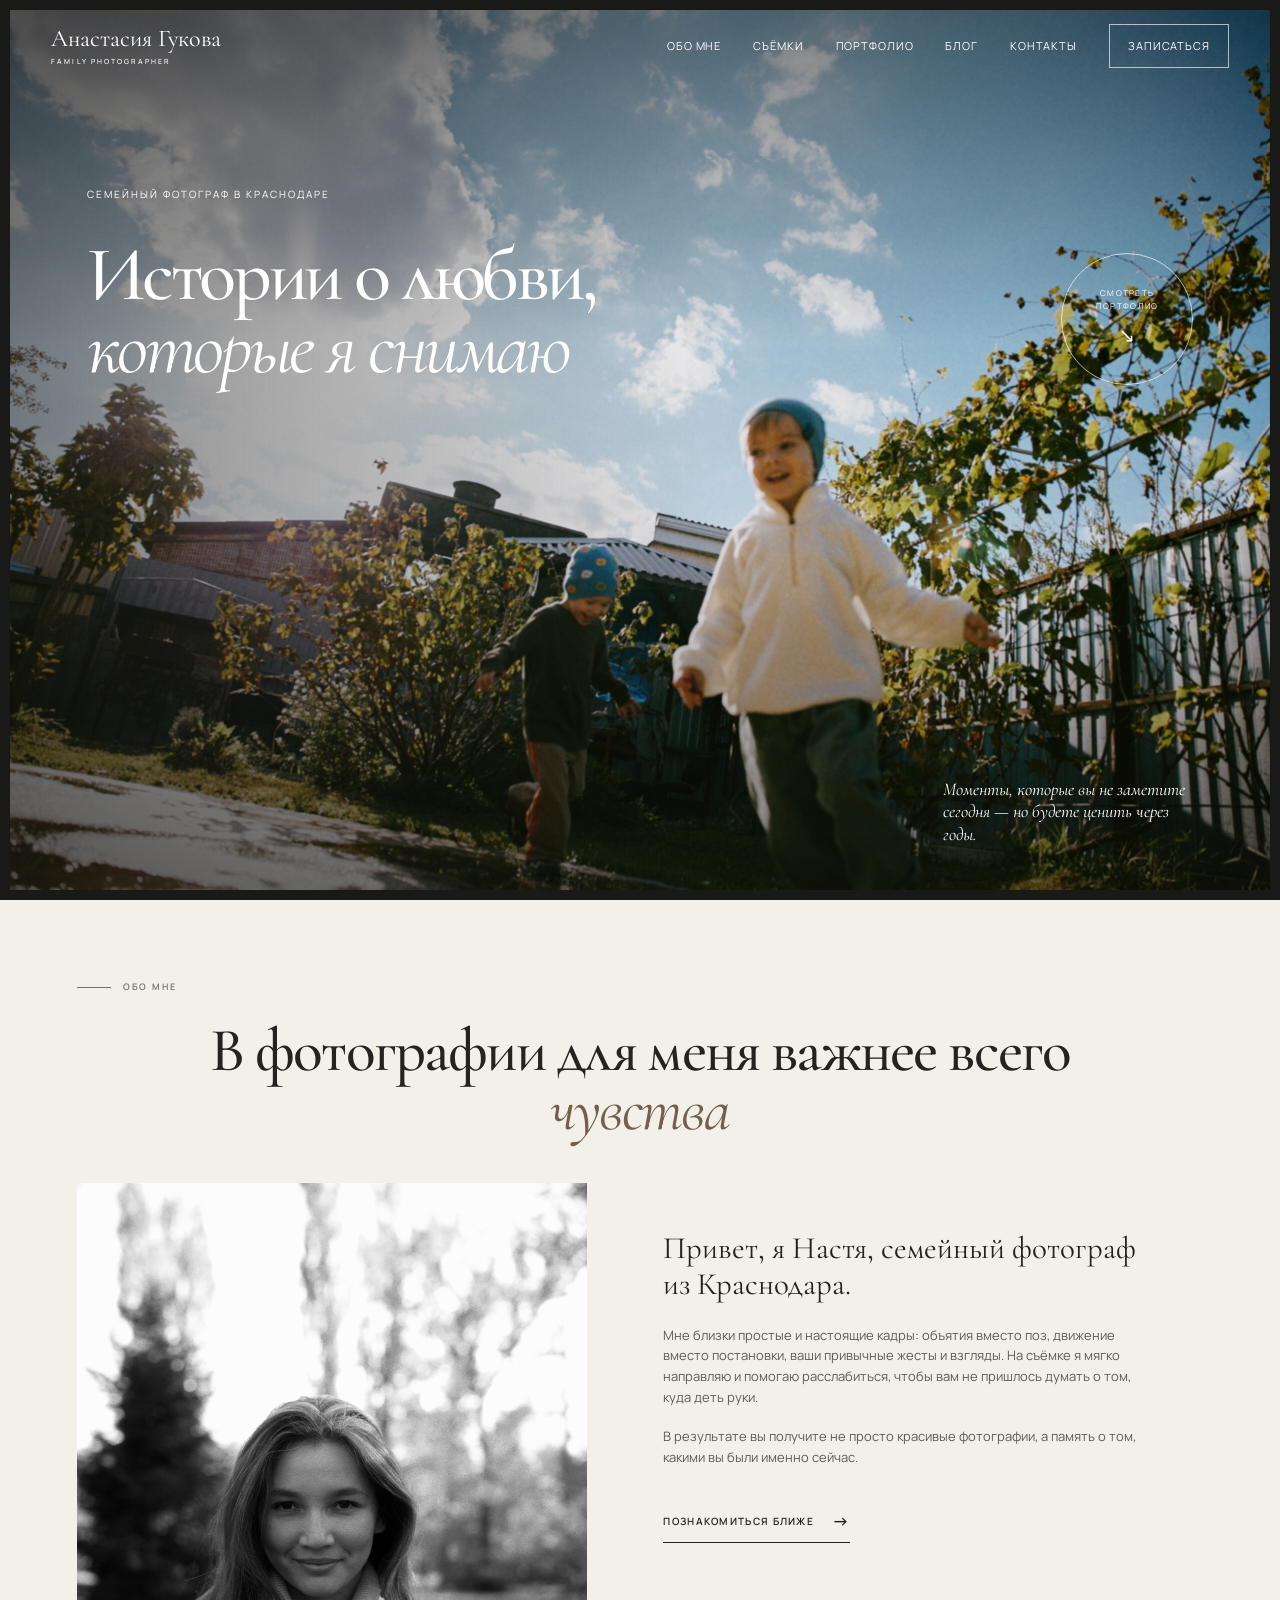
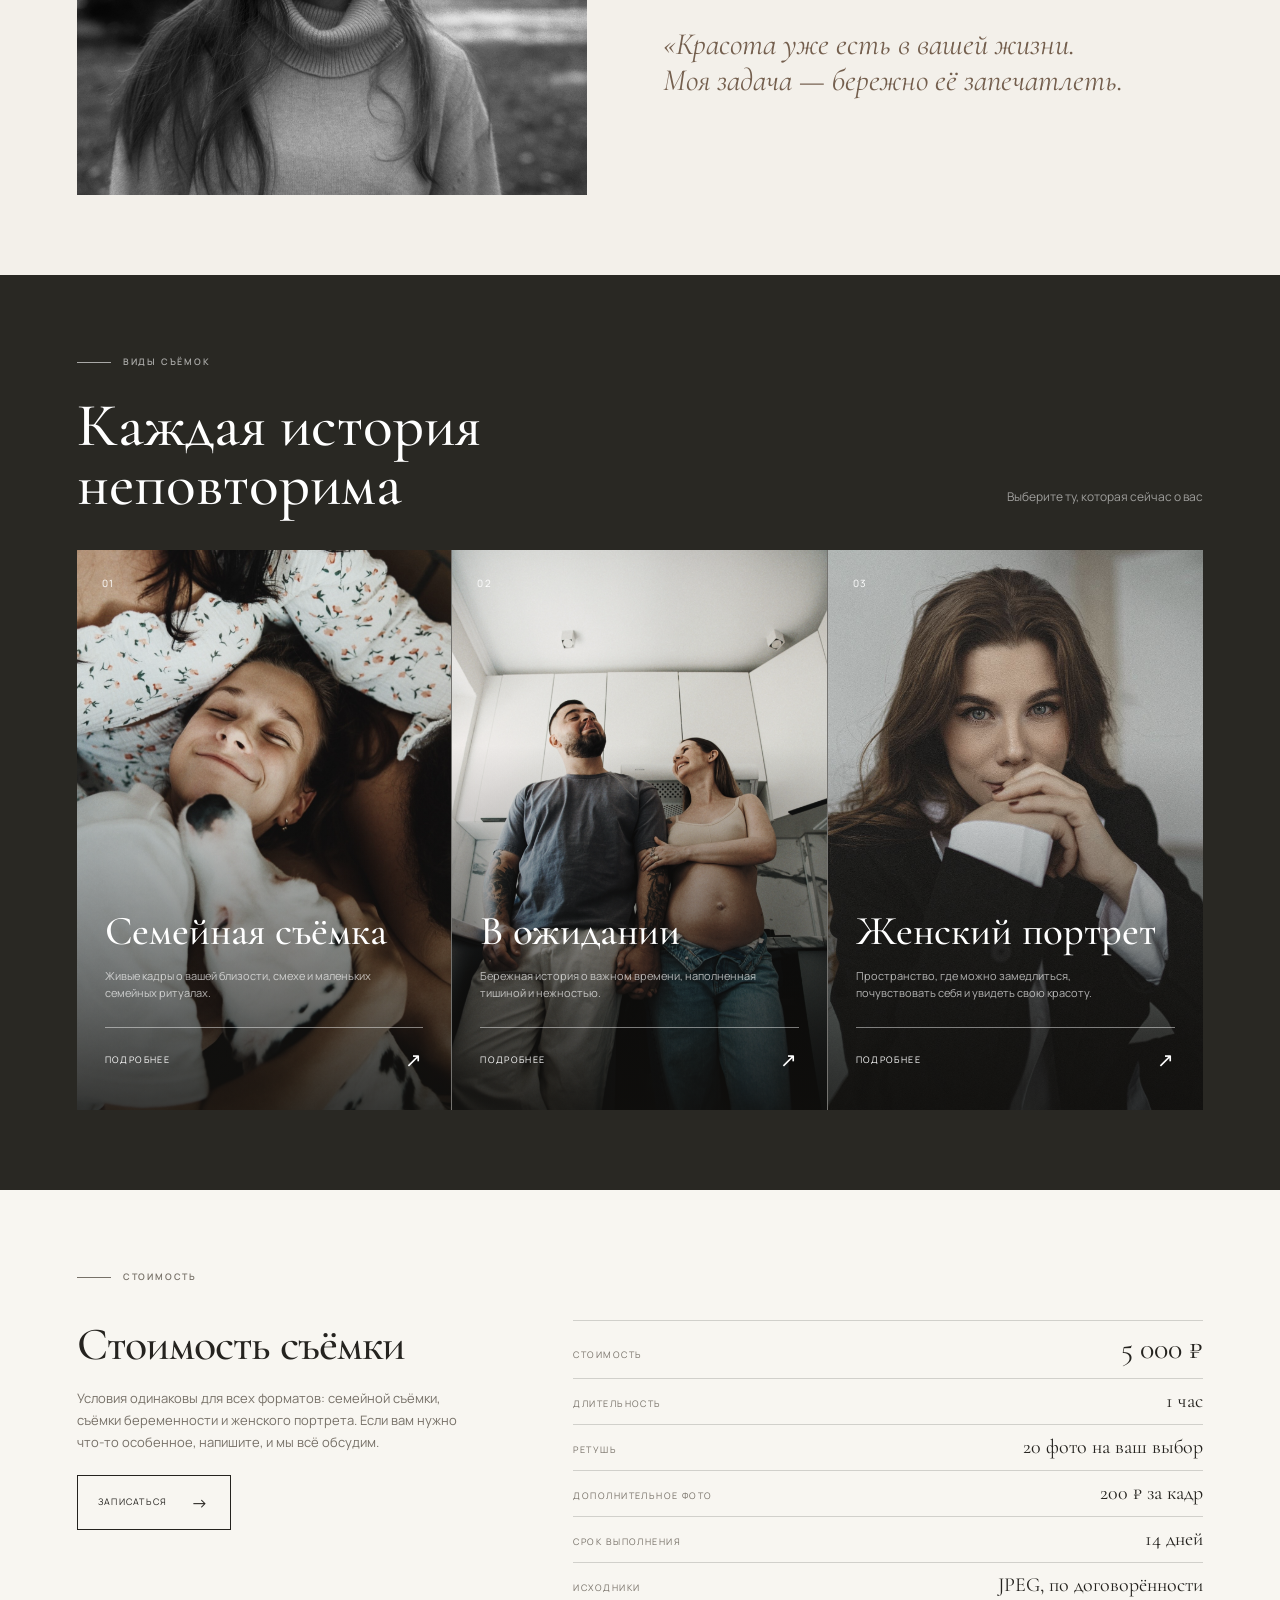
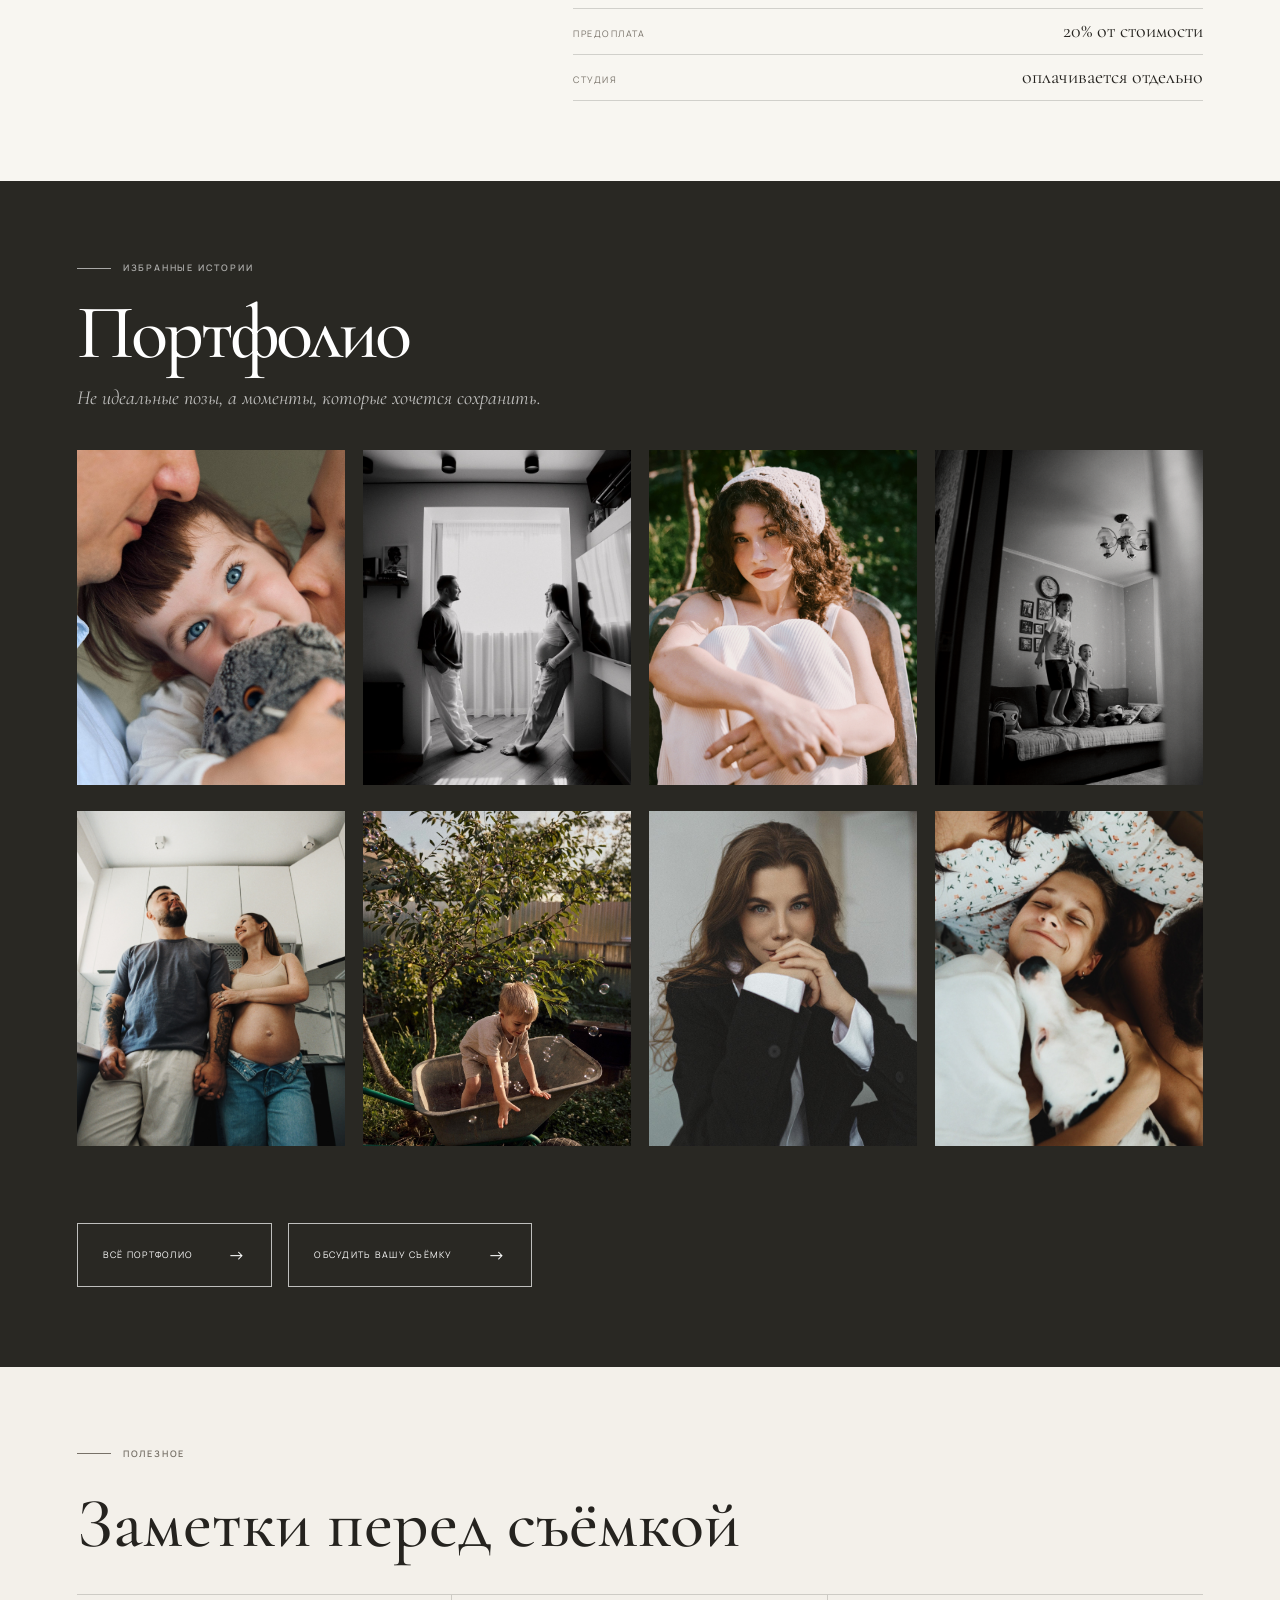
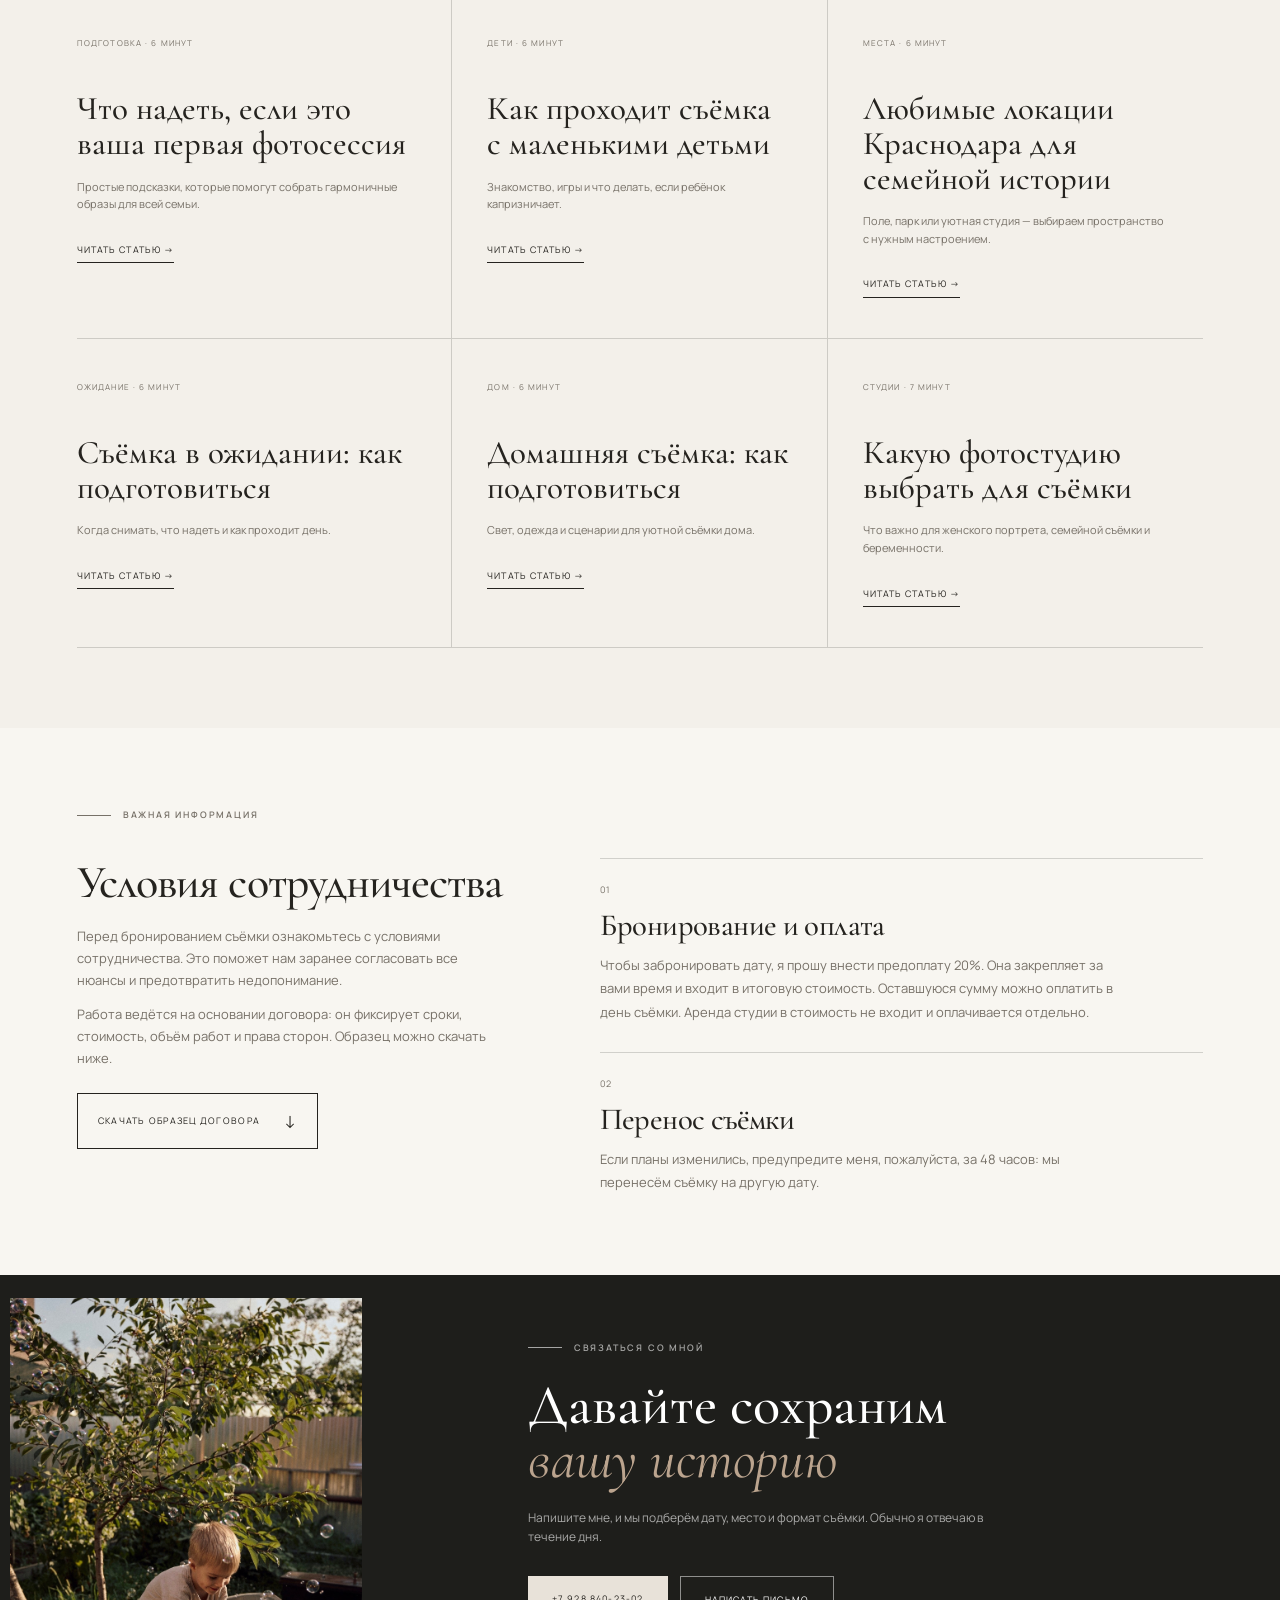
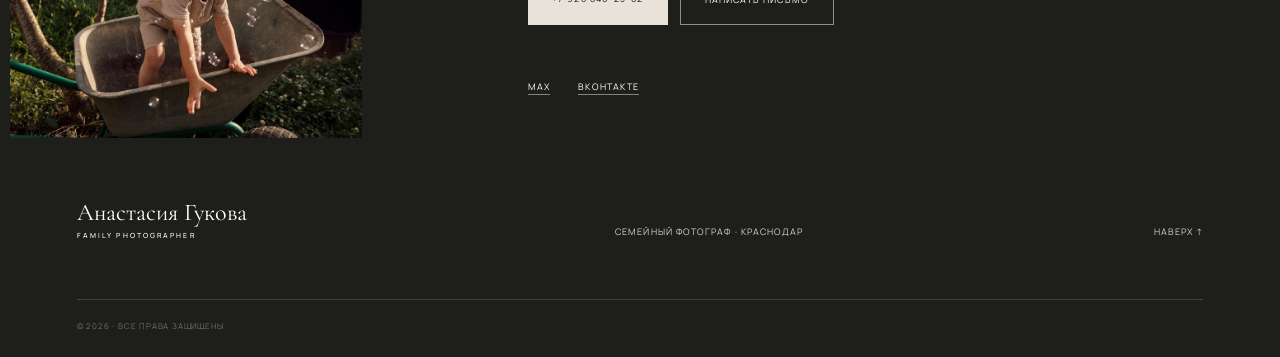
<file: index.html>
<!doctype html>
<html lang="ru">

<head>
  <meta charset="UTF-8" />
  <meta name="viewport" content="width=device-width, initial-scale=1.0" />
  <title>Анастасия Гукова — семейный фотограф в Краснодаре</title>
  <meta name="description"
    content="Семейный фотограф в Краснодаре. Семейные съёмки, фотосессии в ожидании, женский портрет." />
  <link rel="canonical" href="https://agukova.ru/" />
  <meta property="og:type" content="website" />
  <meta property="og:title" content="Анастасия Гукова — семейный фотограф в Краснодаре" />
  <meta property="og:description"
    content="Семейный фотограф в Краснодаре. Семейные съёмки, фотосессии в ожидании, женский портрет." />
  <meta property="og:image" content="https://agukova.ru/images/hero.jpg" />
  <link rel="icon" href="favicon.svg" type="image/svg+xml" />
  <link rel="preconnect" href="https://fonts.googleapis.com" />
  <link rel="preconnect" href="https://fonts.gstatic.com" crossorigin />
  <link
    href="https://fonts.googleapis.com/css2?family=Cormorant+Garamond:ital,wght@0,400;0,500;0,600;1,400&family=Manrope:wght@300;400;500;600&display=swap"
    rel="stylesheet" />
  <link rel="stylesheet" href="style.css" />
</head>

<body>
  <main>
    <header class="site-header">
      <a class="brand" href="#top">
        <span>Анастасия Гукова</span>
        <small>family photographer</small>
      </a>

      <button class="menu-button" type="button" aria-label="Открыть меню" aria-expanded="false">
        <span></span>
        <span></span>
      </button>

      <nav class="nav" aria-label="Основная навигация">
        <a href="#about">Обо мне</a>
        <a href="#services">Съёмки</a>
        <a href="portfolio.html">Портфолио</a>
        <a href="#journal">Блог</a>
        <a href="#contact">Контакты</a>
        <a class="nav-cta" href="#contact">Записаться</a>
      </nav>
    </header>

    <section class="hero" id="top">
      <div class="hero-image-wrap">
        <img class="hero-image" src="images/hero.jpg" alt="Семья гуляет вместе на природе" />
        <div class="hero-shade"></div>
        <p class="hero-kicker">Семейный фотограф в Краснодаре</p>
        <div class="hero-copy">
          <h1>
            Истории о любви,
            <br />
            <em>которые я снимаю</em>
          </h1>
          <a class="circle-link" href="#portfolio" aria-label="Смотреть портфолио">
            <span>смотреть</span>
            <span>портфолио</span>
            <b>↘</b>
          </a>
        </div>
        <p class="hero-note">
          Моменты, которые вы не заметите сегодня — но будете ценить через годы. </p>
      </div>
    </section>

    <section class="intro section" id="about">
      <div class="section-label">Обо мне</div>
      <div class="intro-heading">
        <h2>В фотографии для меня важнее всего <em>чувства</em></h2>
      </div>
      <div class="intro-grid">
        <div class="intro-photo">
          <img src="images/portrait-close.jpg" alt="Женский портрет в мягком естественном свете" loading="lazy" />
        </div>
        <div class="intro-text">
          <p class="lead">
            Привет, я Настя, семейный фотограф из Краснодара.
          </p>
          <p>
            Мне близки простые и настоящие кадры: объятия вместо поз, движение
            вместо постановки, ваши привычные жесты и взгляды. На съёмке я
            мягко направляю и помогаю расслабиться, чтобы вам не пришлось
            думать о том, куда деть руки.
          </p>
          <p>
            В результате вы получите не просто красивые фотографии, а память о
            том, какими вы были именно сейчас.
          </p>
          <a class="text-link" href="#contact">Познакомиться ближе <span>→</span></a>
        </div>
        <blockquote>
          «Красота уже есть в вашей жизни.
          <br />
          Моя задача — бережно её запечатлеть.
        </blockquote>
      </div>
    </section>

    <section class="services section" id="services">
      <div class="section-label light">Виды съёмок</div>
      <div class="services-title">
        <h2>Каждая история неповторима</h2>
        <p>Выберите ту, которая сейчас о вас</p>
      </div>
      <div class="service-list">
        <article class="service-card">
          <img src="images/family.jpg" alt="Семейная съёмка" loading="lazy" />
          <div class="service-overlay"></div>
          <span class="service-number">01</span>
          <div class="service-copy">
            <h3>Семейная съёмка</h3>
            <p>
              Живые кадры о вашей близости, смехе и маленьких семейных
              ритуалах.
            </p>
            <a href="#contact" aria-label="Узнать подробнее: Семейная съёмка">Подробнее <span>↗</span></a>
          </div>
        </article>
        <article class="service-card">
          <img src="images/maternity.jpg" alt="В ожидании" loading="lazy" />
          <div class="service-overlay"></div>
          <span class="service-number">02</span>
          <div class="service-copy">
            <h3>В ожидании</h3>
            <p>
              Бережная история о важном времени, наполненная тишиной и
              нежностью.
            </p>
            <a href="#contact" aria-label="Узнать подробнее: В ожидании">Подробнее <span>↗</span></a>
          </div>
        </article>
        <article class="service-card">
          <img src="images/portrait.jpg" alt="Женский портрет" loading="lazy" />
          <div class="service-overlay"></div>
          <span class="service-number">03</span>
          <div class="service-copy">
            <h3>Женский портрет</h3>
            <p>
              Пространство, где можно замедлиться, почувствовать себя и
              увидеть свою красоту.
            </p>
            <a href="#contact" aria-label="Узнать подробнее: Женский портрет">Подробнее <span>↗</span></a>
          </div>
        </article>
      </div>
    </section>

    <section class="pricing section" id="pricing">
      <div class="section-label">Стоимость</div>
      <div class="pricing-grid">
        <div class="pricing-copy">
          <h2>Стоимость съёмки</h2>
          <p>
            Условия одинаковы для всех форматов: семейной съёмки, съёмки беременности и женского портрета. Если вам
            нужно что-то особенное,
            напишите, и мы всё обсудим.
          </p>
          <a class="outline-link" href="#contact">Записаться <span>→</span></a>
        </div>

        <!-- Цены и сроки: чтобы изменить, правьте текст ниже (и в окне «Подробнее») -->
        <dl class="service-terms">
          <div class="price">
            <dt>Стоимость</dt>
            <dd>5&nbsp;000&nbsp;₽</dd>
          </div>
          <div>
            <dt>Длительность</dt>
            <dd>1&nbsp;час</dd>
          </div>
          <div>
            <dt>Ретушь</dt>
            <dd>20 фото на&nbsp;ваш выбор</dd>
          </div>
          <div>
            <dt>Дополнительное фото</dt>
            <dd>200&nbsp;₽ за&nbsp;кадр</dd>
          </div>
          <div>
            <dt>Срок выполнения</dt>
            <dd>14 дней</dd>
          </div>
          <div>
            <dt>Исходники</dt>
            <dd>JPEG, по&nbsp;договорённости</dd>
          </div>
          <div>
            <dt>Предоплата</dt>
            <dd>20% от&nbsp;стоимости</dd>
          </div>
          <div>
            <dt>Студия</dt>
            <dd>оплачивается отдельно</dd>
          </div>
        </dl>
      </div>
    </section>

    <section class="portfolio section" id="portfolio">
      <div class="portfolio-head">
        <div class="section-label light">Избранные истории</div>
        <h2>Портфолио<span></span></h2>
        <p>Не идеальные позы, а моменты, которые хочется сохранить.</p>
      </div>

      <div class="gallery">
        <figure class="gallery-item">
          <img src="images/family-walk.jpg" alt="Семья на прогулке" loading="lazy" />
        </figure>
        <figure class="gallery-item">
          <img src="images/maternity-field.jpg" alt="Фотосессия беременности на природе" loading="lazy" />
        </figure>
        <figure class="gallery-item">
          <img src="images/portrait-close-2.jpg" alt="Женский портрет" loading="lazy" />
        </figure>
        <figure class="gallery-item">
          <img src="images/family-2.jpg" alt="Тёплый семейный портрет" loading="lazy" />
        </figure>
        <figure class="gallery-item">
          <img src="images/maternity.jpg" alt="Пара ждёт ребёнка" loading="lazy" />
        </figure>
        <figure class="gallery-item">
          <img src="images/family-walk-2.jpg" alt="Мальчик играет с мыльными пузырями" loading="lazy" />
        </figure>
        <figure class="gallery-item">
          <img src="images/portrait.jpg" alt="Портрет девушки в чёрном пиджаке" loading="lazy" />
        </figure>
        <figure class="gallery-item">
          <img src="images/family.jpg" alt="Девочка смеётся в объятиях семьи" loading="lazy" />
        </figure>
      </div>
      <div class="portfolio-actions">
        <a class="outline-link" href="portfolio.html">Всё портфолио <span>→</span></a>
        <a class="outline-link" href="#contact">Обсудить вашу съёмку <span>→</span></a>
      </div>
    </section>

    <!-- <section class="process section">
      <div class="section-label">Как всё проходит</div>
      <div class="process-grid">
        <h2>
          От знакомства
          <br />
          <em>до готовых кадров</em>
        </h2>
        <div class="steps">
          <div class="step">
            <span>01</span>
            <h3>Знакомимся</h3>
            <p>Обсуждаем вашу историю, настроение и все вопросы.</p>
          </div>
          <div class="step">
            <span>02</span>
            <h3>Готовимся</h3>
            <p>Выбираем место и образы. Я всегда остаюсь на связи.</p>
          </div>
          <div class="step">
            <span>03</span>
            <h3>Снимаем</h3>
            <p>Гуляем, общаемся и не боимся быть настоящими.</p>
          </div>
          <div class="step">
            <span>04</span>
            <h3>Вспоминаем</h3>
            <p>Через две недели вы получаете готовую серию.</p>
          </div>
        </div>
      </div>
    </section> -->

    <section class="journal section" id="journal">
      <div class="journal-top">
        <div>
          <div class="section-label">Полезное</div>
          <h2>Заметки перед съёмкой</h2>
        </div>
      </div>
      <div class="journal-grid">
        <article>
          <span>Подготовка · 6 минут</span>
          <h3>Что надеть, если это ваша первая фотосессия</h3>
          <p>
            Простые подсказки, которые помогут собрать гармоничные образы для
            всей семьи.
          </p>
          <a href="blog/chto-nadet.html">Читать статью →</a>
        </article>
        <article>
          <span>Дети · 6 минут</span>
          <h3>Как проходит съёмка с маленькими детьми</h3>
          <p>
            Знакомство, игры и что делать, если ребёнок капризничает.
          </p>
          <a href="blog/kak-prohodit-semka-s-detmi.html">Читать статью →</a>
        </article>
        <article>
          <span>Места · 6 минут</span>
          <h3>Любимые локации Краснодара для семейной истории</h3>
          <p>
            Поле, парк или уютная студия — выбираем пространство с нужным
            настроением.
          </p>
          <a href="blog/lyubimye-lokacii-krasnodara.html">Читать статью →</a>
        </article>
        <article>
          <span>Ожидание · 6 минут</span>
          <h3>Съёмка в ожидании: как подготовиться</h3>
          <p>
            Когда снимать, что надеть и как проходит день.
          </p>
          <a href="blog/semka-v-ozhidanii.html">Читать статью →</a>
        </article>
        <article>
          <span>Дом · 6 минут</span>
          <h3>Домашняя съёмка: как подготовиться</h3>
          <p>
            Свет, одежда и сценарии для уютной съёмки дома.
          </p>
          <a href="blog/semka-doma.html">Читать статью →</a>
        </article>
        <article>
          <span>Студии · 7 минут</span>
          <h3>Какую фотостудию выбрать для съёмки</h3>
          <p>
            Что важно для женского портрета, семейной съёмки и беременности.
          </p>
          <a href="blog/kakuyu-fotostudiyu-vybrat.html">Читать статью →</a>
        </article>
      </div>
    </section>

    <section class="conditions section" id="terms">
      <div class="section-label">Важная информация</div>
      <div class="conditions-grid">
        <div class="conditions-copy">
          <h2>Условия сотрудничества</h2>
          <p>
            Перед бронированием съёмки ознакомьтесь с условиями
            сотрудничества. Это поможет нам заранее согласовать все нюансы и
            предотвратить недопонимание.
          </p>
          <p>
            Работа ведётся на основании договора: он фиксирует сроки,
            стоимость, объём работ и права сторон. Образец можно скачать
            ниже.
          </p>
          <!-- Файл договора положите в папку docs под именем dogovor.pdf -->
          <a class="outline-link" href="docs/dogovor.pdf" download>Скачать образец договора <span>↓</span></a>
        </div>

        <div class="conditions-list">
          <div class="info-item">
            <span>01</span>
            <h3>Бронирование и оплата</h3>
            <p>
              Чтобы забронировать дату, я прошу внести предоплату 20%. Она
              закрепляет за вами время и входит в итоговую стоимость.
              Оставшуюся сумму можно оплатить в день съёмки. Аренда студии в
              стоимость не входит и оплачивается отдельно.
            </p>
          </div>
          <div class="info-item">
            <span>02</span>
            <h3>Перенос съёмки</h3>
            <p>
              Если планы изменились, предупредите меня, пожалуйста, за
              48&nbsp;часов: мы перенесём съёмку на другую дату.
            </p>
          </div>
        </div>
      </div>
    </section>

    <section class="contact section" id="contact">
      <div class="contact-image">
        <img src="images/family-walk-2.jpg" alt="Семья идёт по полю на закате" loading="lazy" />
      </div>
      <div class="contact-copy">
        <div class="section-label light">Связаться со мной</div>
        <h2>
          Давайте сохраним
          <br />
          <em>вашу историю</em>
        </h2>
        <p>
          Напишите мне, и мы подберём дату, место и формат съёмки. Обычно я
          отвечаю в течение дня.
        </p>
        <div class="contact-actions">
          <a class="primary-button" href="tel:+79288402302">+7 928 840-23-02</a>
          <a class="secondary-button" href="mailto:stepa_photo@mail.ru">Написать письмо</a>
        </div>
        <div class="socials">
          <a href="#contact">MAX</a>
          <a href="#contact">ВКонтакте</a>
        </div>
      </div>
    </section>

    <footer>
      <a class="brand footer-brand" href="#top">
        <span>Анастасия Гукова</span>
        <small>family photographer</small>
      </a>
      <p>Семейный фотограф · Краснодар</p>
      <a href="#top">Наверх ↑</a>
      <small>© 2026 · Все права защищены</small>
    </footer>
  </main>

  <div class="service-modal" hidden role="dialog" aria-modal="true" aria-labelledby="service-modal-title">
    <div class="service-modal-panel">
      <button type="button" class="service-modal-close" aria-label="Закрыть">×</button>
      <div class="section-label">Условия съёмки</div>
      <h3 id="service-modal-title"></h3>

      <!-- Условия съёмки: чтобы поменять цену или срок, правьте текст ниже -->
      <dl class="service-terms">
        <div class="price">
          <dt>Стоимость</dt>
          <dd>5&nbsp;000&nbsp;₽</dd>
        </div>
        <div>
          <dt>Длительность</dt>
          <dd>1&nbsp;час</dd>
        </div>
        <div>
          <dt>Ретушь</dt>
          <dd>20 фото на&nbsp;ваш выбор</dd>
        </div>
        <div>
          <dt>Дополнительное фото</dt>
          <dd>200&nbsp;₽ за&nbsp;кадр</dd>
        </div>
        <div>
          <dt>Срок выполнения</dt>
          <dd>14 дней</dd>
        </div>
        <div>
          <dt>Исходники</dt>
          <dd>JPEG, по&nbsp;договорённости</dd>
        </div>
        <div>
          <dt>Предоплата</dt>
          <dd>20% от&nbsp;стоимости</dd>
        </div>
        <div>
          <dt>Студия</dt>
          <dd>оплачивается отдельно</dd>
        </div>
      </dl>

      <a class="outline-link" href="#contact">Записаться <span>→</span></a>
    </div>
  </div>

  <script src="script.js"></script>
</body>

</html>
</file>
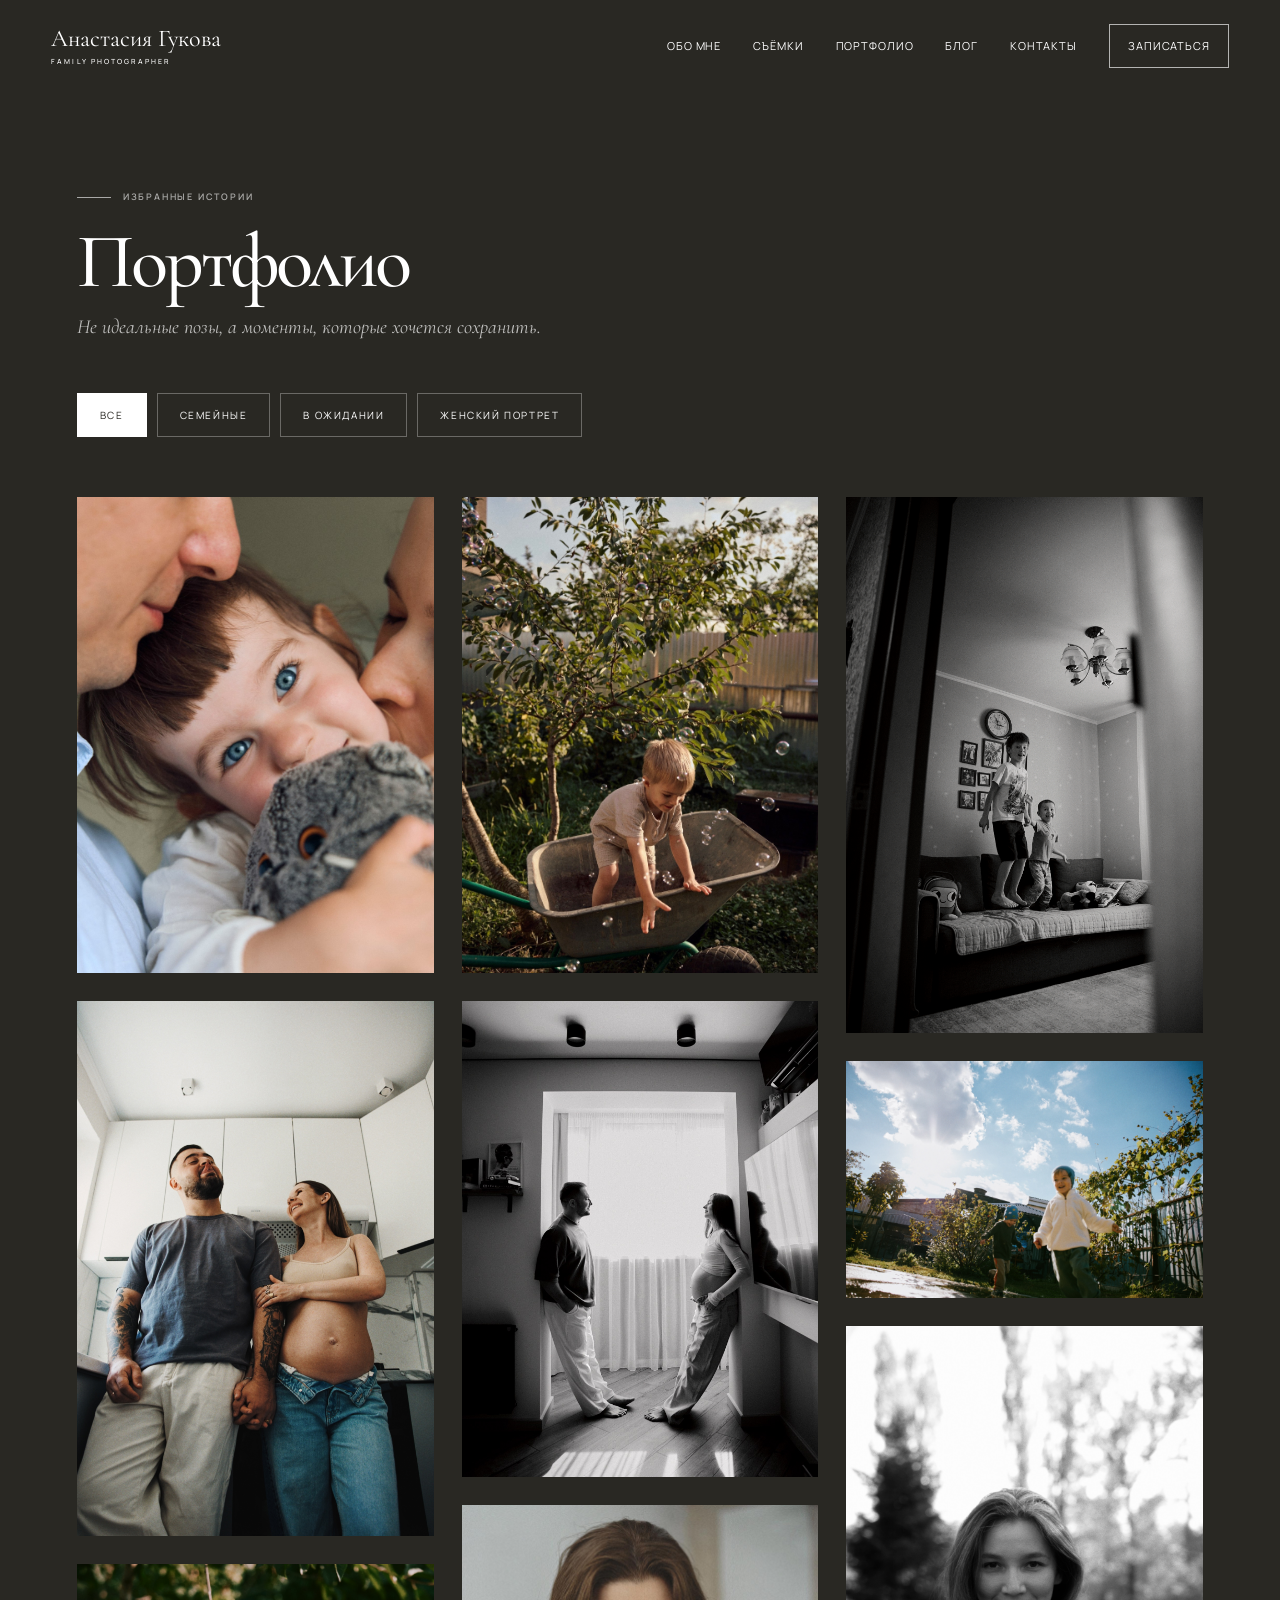
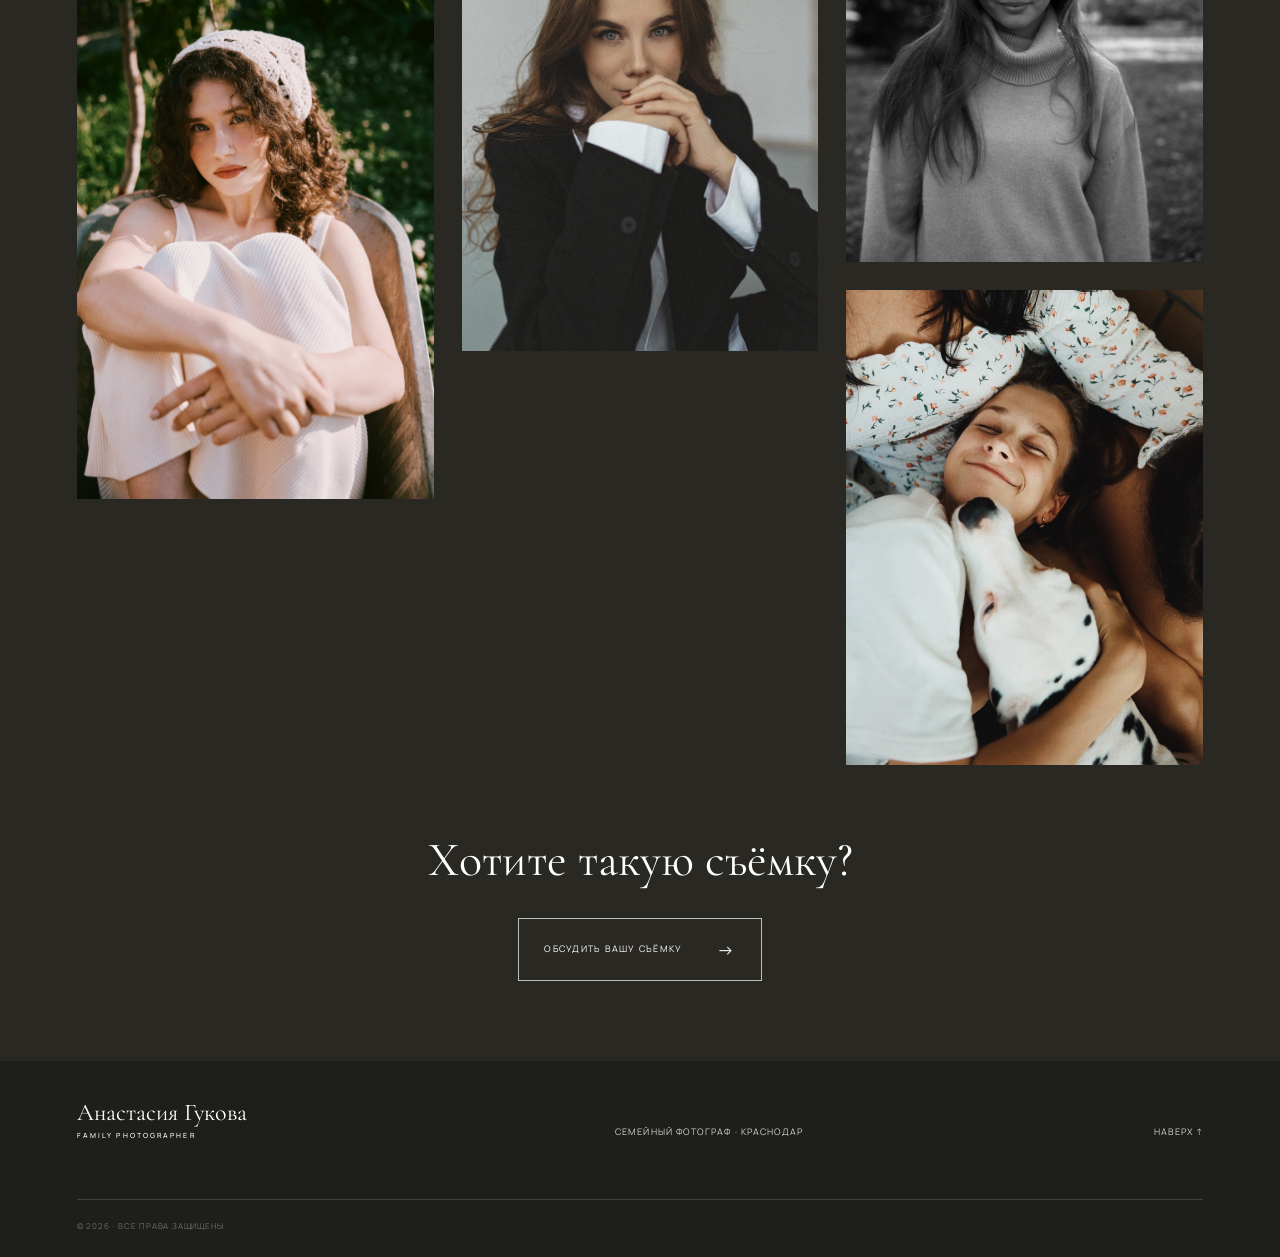
<file: portfolio.html>
<!doctype html>
<html lang="ru">

<head>
  <meta charset="UTF-8" />
  <meta name="viewport" content="width=device-width, initial-scale=1.0" />
  <title>Портфолио — семейный фотограф в Краснодаре — Анастасия Гукова</title>
  <meta name="description"
    content="Портфолио семейного фотографа в Краснодаре: семейные съёмки, фотосессии в ожидании, женский портрет." />
  <link rel="canonical" href="https://agukova.ru/portfolio.html" />
  <meta property="og:type" content="website" />
  <meta property="og:title" content="Портфолио — Анастасия Гукова" />
  <meta property="og:description"
    content="Портфолио семейного фотографа в Краснодаре: семейные съёмки, фотосессии в ожидании, женский портрет." />
  <meta property="og:url" content="https://agukova.ru/portfolio.html" />
  <meta property="og:image" content="https://agukova.ru/images/hero.jpg" />
  <link rel="icon" href="favicon.svg" type="image/svg+xml" />
  <link rel="preconnect" href="https://fonts.googleapis.com" />
  <link rel="preconnect" href="https://fonts.gstatic.com" crossorigin />
  <link
    href="https://fonts.googleapis.com/css2?family=Cormorant+Garamond:ital,wght@0,400;0,500;0,600;1,400&family=Manrope:wght@300;400;500;600&display=swap"
    rel="stylesheet" />
  <link rel="stylesheet" href="style.css" />
</head>

<body>
  <main class="portfolio-page">
    <header class="site-header">
      <a class="brand" href="index.html">
        <span>Анастасия Гукова</span>
        <small>family photographer</small>
      </a>

      <button class="menu-button" type="button" aria-label="Открыть меню" aria-expanded="false">
        <span></span>
        <span></span>
      </button>

      <nav class="nav" aria-label="Основная навигация">
        <a href="index.html#about">Обо мне</a>
        <a href="index.html#services">Съёмки</a>
        <a href="portfolio.html">Портфолио</a>
        <a href="index.html#journal">Блог</a>
        <a href="index.html#contact">Контакты</a>
        <a class="nav-cta" href="index.html#contact">Записаться</a>
      </nav>
    </header>

    <section class="pf-section section">
      <div class="portfolio-head">
        <div class="section-label">Избранные истории</div>
        <h1>Портфолио<span></span></h1>
        <p>Не идеальные позы, а моменты, которые хочется сохранить.

        </p>
      </div>

      <div class="pf-filter" role="group" aria-label="Фильтр по темам">
        <button type="button" class="is-active" data-filter="all">Все</button>
        <button type="button" data-filter="family">Семейные</button>
        <button type="button" data-filter="maternity">В ожидании</button>
        <button type="button" data-filter="portrait">Женский портрет</button>
      </div>

      <!--
          КАК ДОБАВИТЬ ФОТО: скопируйте один блок <figure class="pf-item"> ... </figure>,
          вставьте в начало списка и поменяйте имя файла, описание (alt) и тему
          в data-category: family, maternity или portrait.
          Фото положите в папку images. Желательно сжать его до ширины 1600–2000 px.
        -->
      <div class="pf-grid">
        <figure class="pf-item" data-category="family">
          <a href="images/family-walk.jpg">
            <img src="images/family-walk.jpg" alt="Родители целуют малышку с плюшевой совой" width="1920" height="2560"
              loading="lazy" />
          </a>
          <!-- <figcaption><span>Семейные</span><b>Вместе — самое важное</b></figcaption> -->
        </figure>
        <figure class="pf-item" data-category="maternity">
          <a href="images/maternity.jpg">
            <img src="images/maternity.jpg" alt="Пара ждёт ребёнка, съёмка дома на кухне" width="1365" height="2048"
              loading="lazy" />
          </a>
          <!-- <figcaption><span>В ожидании</span></figcaption> -->
        </figure>
        <figure class="pf-item" data-category="portrait">
          <a href="images/portrait-close-2.jpg">
            <img src="images/portrait-close-2.jpg" alt="Девушка с кудрями в белом платке в саду" width="1707"
              height="2560" loading="lazy" />
          </a>
          <!-- <figcaption><span>Женский портрет</span><b>Быть собой</b></figcaption> -->
        </figure>
        <figure class="pf-item" data-category="family">
          <a href="images/family-walk-2.jpg">
            <img src="images/family-walk-2.jpg" alt="Мальчик играет с мыльными пузырями в саду" width="1707"
              height="2276" loading="lazy" />
          </a>
          <!-- <figcaption><span>Семейные</span></figcaption> -->
        </figure>
        <figure class="pf-item" data-category="maternity">
          <a href="images/maternity-field.jpg">
            <img src="images/maternity-field.jpg" alt="Чёрно-белый кадр: пара ждёт малыша у окна" width="1365"
              height="1820" loading="lazy" />
          </a>
          <!-- <figcaption><span>В ожидании</span><b>Тихое счастье</b></figcaption> -->
        </figure>
        <figure class="pf-item" data-category="portrait">
          <a href="images/portrait.jpg">
            <img src="images/portrait.jpg" alt="Портрет девушки в чёрном пиджаке" width="1440" height="1799"
              loading="lazy" />
          </a>
          <!-- <figcaption><span>Женский портрет</span></figcaption> -->
        </figure>
        <figure class="pf-item" data-category="family">
          <a href="images/family-2.jpg">
            <img src="images/family-2.jpg" alt="Два брата прыгают на диване, чёрно-белый кадр" width="1365"
              height="2048" loading="lazy" />
          </a>
          <!-- <figcaption><span>Семейные</span><b>Дом там, где вы</b></figcaption> -->
        </figure>
        <figure class="pf-item" data-category="family">
          <a href="images/hero.jpg">
            <img src="images/hero.jpg" alt="Двое мальчишек бегут по двору в солнечный день" width="2048" height="1365"
              loading="lazy" />
          </a>
          <!-- <figcaption><span>Семейные</span></figcaption> -->
        </figure>
        <figure class="pf-item" data-category="portrait">
          <a href="images/portrait-close.jpg">
            <img src="images/portrait-close.jpg" alt="Чёрно-белый портрет девушки в свитере" width="1717" height="2576"
              loading="lazy" />
          </a>
          <!-- <figcaption><span>Женский портрет</span></figcaption> -->
        </figure>
        <figure class="pf-item" data-category="family">
          <a href="images/family.jpg">
            <img src="images/family.jpg" alt="Девочка смеётся в объятиях семьи и собаки" width="1365" height="1820"
              loading="lazy" />
          </a>
          <!-- <figcaption><span>Семейные</span></figcaption> -->
        </figure>
      </div>
    </section>

    <section class="article-cta section">
      <p>Хотите такую съёмку?</p>
      <a class="outline-link" href="index.html#contact">Обсудить вашу съёмку <span>→</span></a>
    </section>

    <footer>
      <a class="brand footer-brand" href="index.html">
        <span>Анастасия Гукова</span>
        <small>family photographer</small>
      </a>
      <p>Семейный фотограф · Краснодар</p>
      <a href="#top">Наверх ↑</a>
      <small>© 2026 · Все права защищены</small>
    </footer>
  </main>

  <div class="lightbox" hidden role="dialog" aria-modal="true" aria-label="Просмотр фото">
    <button type="button" class="lightbox-close" aria-label="Закрыть">×</button>
    <button type="button" class="lightbox-nav prev" aria-label="Предыдущее фото">←</button>
    <figure>
      <img alt="" />
      <figcaption></figcaption>
    </figure>
    <button type="button" class="lightbox-nav next" aria-label="Следующее фото">→</button>
  </div>

  <script src="script.js"></script>
</body>

</html>
</file>
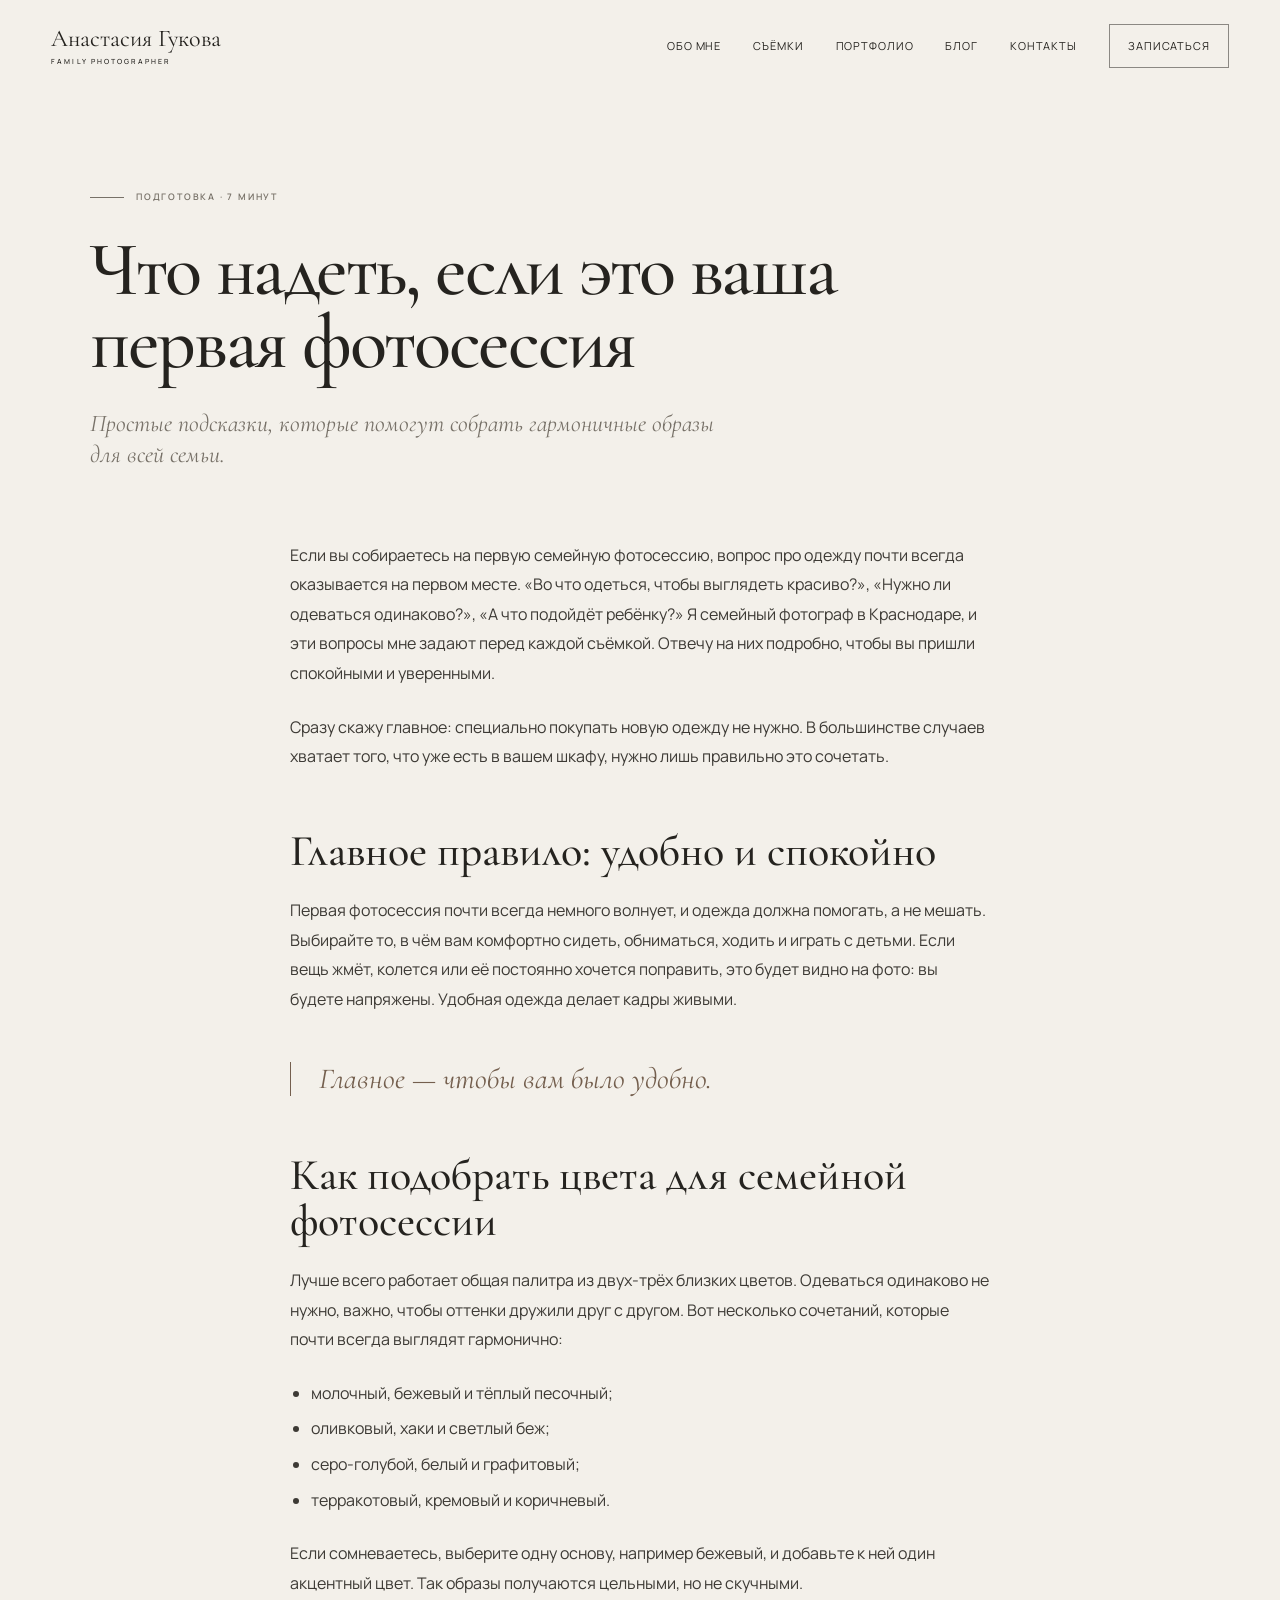
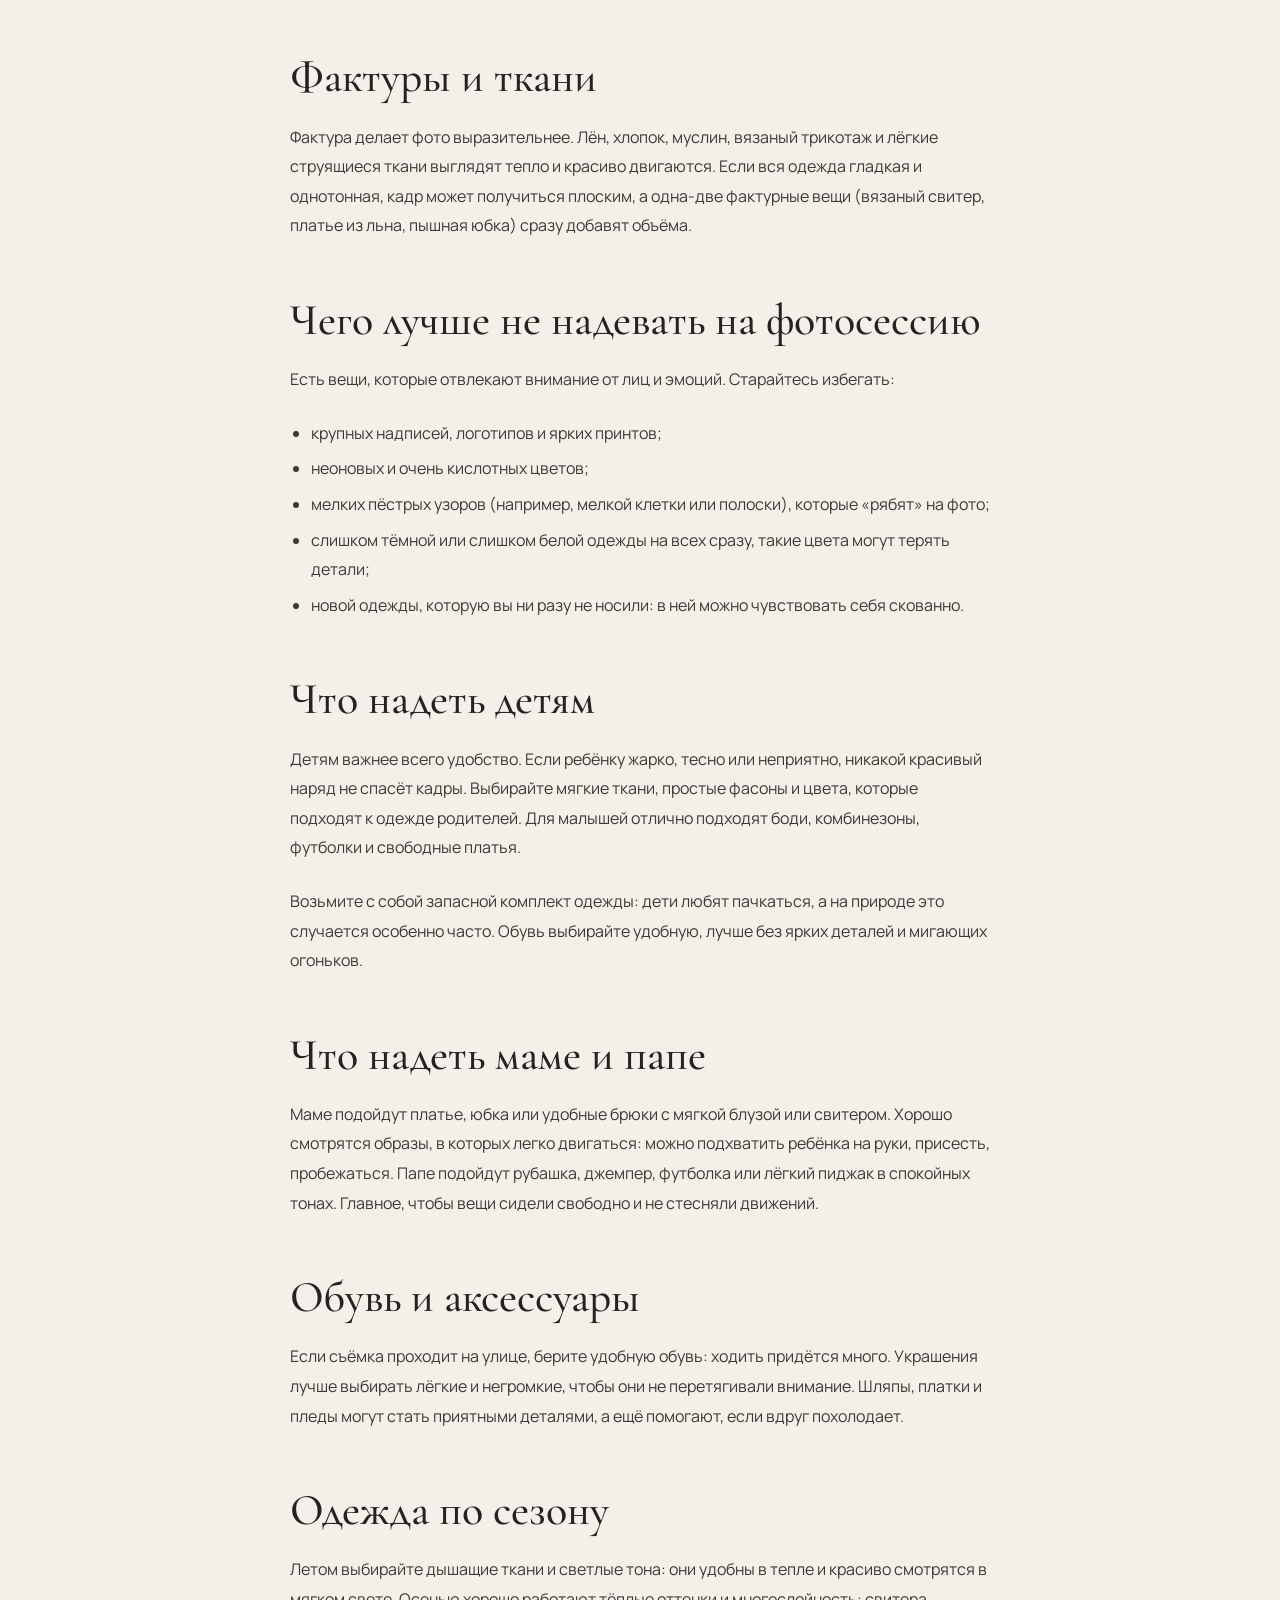
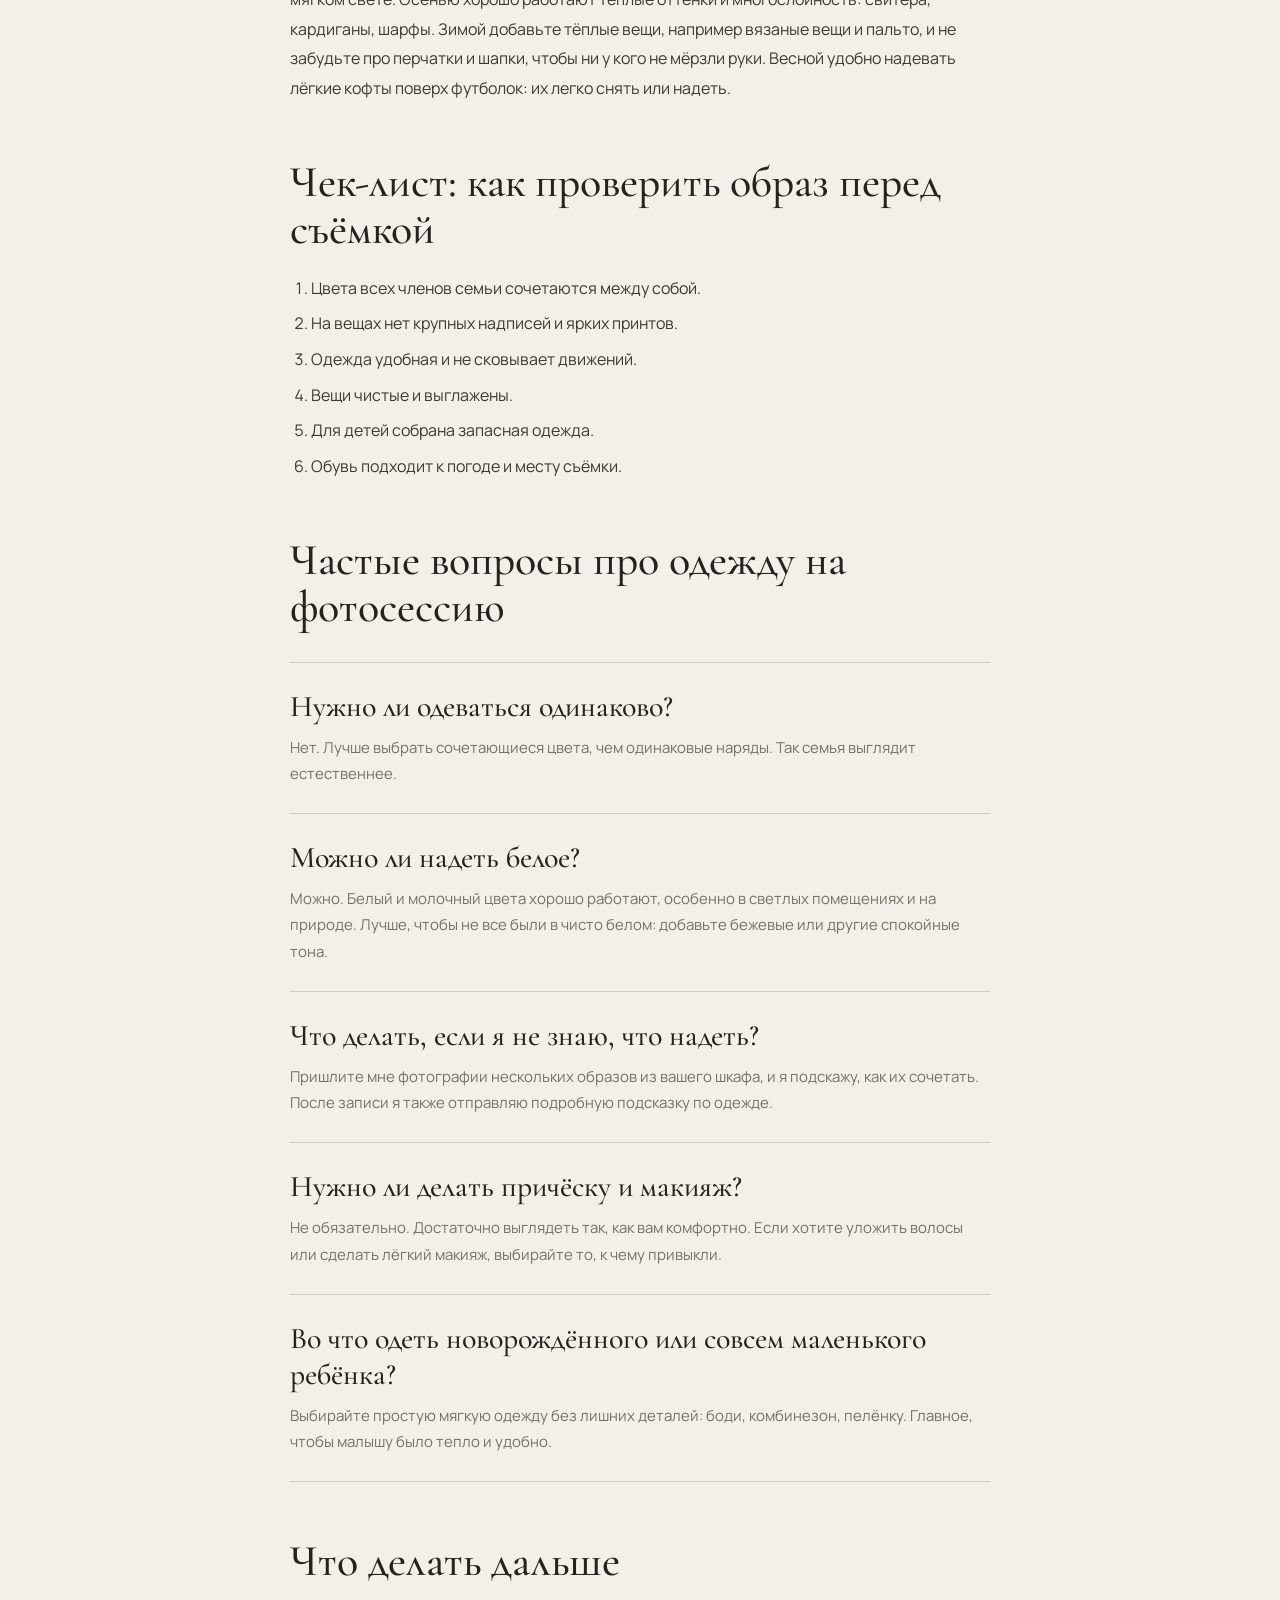
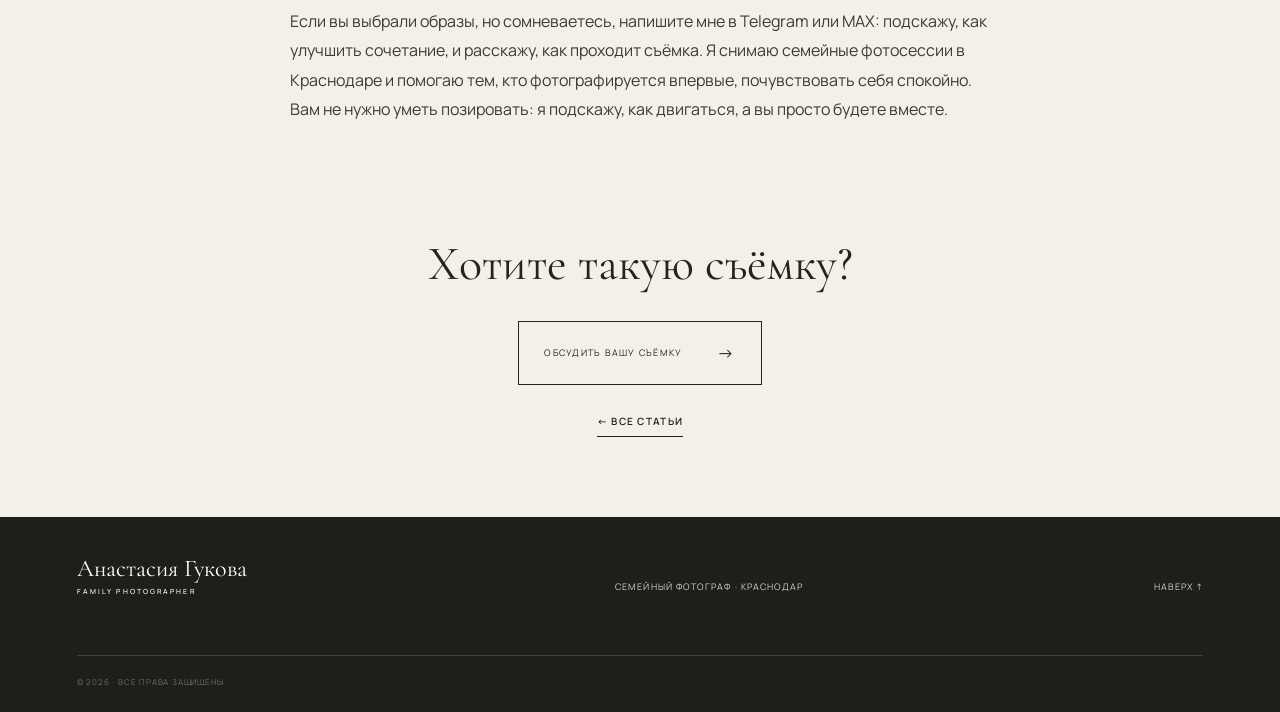
<file: blog/chto-nadet.html>
<!doctype html>
<html lang="ru">
  <head>
    <meta charset="UTF-8" />
    <meta name="viewport" content="width=device-width, initial-scale=1.0" />
    <title>Что надеть на первую фотосессию: советы семейного фотографа</title>
    <meta name="description" content="Что надеть на первую семейную фотосессию: цвета, ткани, обувь и одежда для детей. Простые советы фотографа из Краснодара." />
    <link rel="canonical" href="https://agukova.ru/blog/chto-nadet.html" />
    <meta property="og:type" content="article" />
    <meta property="og:title" content="Что надеть на первую фотосессию: советы семейного фотографа" />
    <meta property="og:description" content="Что надеть на первую семейную фотосессию: цвета, ткани, обувь и одежда для детей. Простые советы фотографа из Краснодара." />
    <meta property="og:url" content="https://agukova.ru/blog/chto-nadet.html" />
    <meta property="og:image" content="https://agukova.ru/images/hero.jpg" />
    <link rel="icon" href="../favicon.svg" type="image/svg+xml" />
    <link rel="preconnect" href="https://fonts.googleapis.com" />
    <link rel="preconnect" href="https://fonts.gstatic.com" crossorigin />
    <link
      href="https://fonts.googleapis.com/css2?family=Cormorant+Garamond:ital,wght@0,400;0,500;0,600;1,400&family=Manrope:wght@300;400;500;600&display=swap"
      rel="stylesheet"
    />
    <link rel="stylesheet" href="../style.css" />
    <script type="application/ld+json">
      {
        "@context": "https://schema.org",
        "@type": "Article",
        "headline": "Что надеть, если это ваша первая фотосессия",
        "description": "Что надеть на первую семейную фотосессию: цвета, ткани, обувь и одежда для детей.",
        "image": "https://agukova.ru/images/hero.jpg",
        "datePublished": "2026-10-24",
        "author": { "@type": "Person", "name": "Анастасия Гукова" },
        "mainEntityOfPage": "https://agukova.ru/blog/chto-nadet.html"
      }
    </script>
    <script type="application/ld+json">
      {
        "@context": "https://schema.org",
        "@type": "FAQPage",
        "mainEntity": [
          {
            "@type": "Question",
            "name": "Нужно ли одеваться одинаково на семейную фотосессию?",
            "acceptedAnswer": { "@type": "Answer", "text": "Нет. Лучше выбрать сочетающиеся цвета, чем одинаковые наряды: так семья выглядит естественнее." }
          },
          {
            "@type": "Question",
            "name": "Можно ли надеть белое на фотосессию?",
            "acceptedAnswer": { "@type": "Answer", "text": "Можно. Белый и молочный хорошо работают в светлых помещениях и на природе. Лучше, чтобы не все были в чисто белом: добавьте бежевые или другие спокойные тона." }
          },
          {
            "@type": "Question",
            "name": "Что делать, если я не знаю, что надеть?",
            "acceptedAnswer": { "@type": "Answer", "text": "Пришлите фотографии нескольких образов из вашего шкафа, и фотограф подскажет, как их сочетать." }
          },
          {
            "@type": "Question",
            "name": "Нужно ли делать причёску и макияж?",
            "acceptedAnswer": { "@type": "Answer", "text": "Не обязательно. Достаточно выглядеть так, как вам комфортно. Если хотите уложить волосы или сделать лёгкий макияж, выбирайте то, к чему привыкли." }
          },
          {
            "@type": "Question",
            "name": "Во что одеть новорождённого или совсем маленького ребёнка?",
            "acceptedAnswer": { "@type": "Answer", "text": "Выбирайте простую мягкую одежду без лишних деталей: боди, комбинезон, пелёнку. Главное, чтобы малышу было тепло и удобно." }
          }
        ]
      }
    </script>
  </head>
  <body>
    <main class="article-page">
      <header class="site-header header-dark">
        <a class="brand" href="../index.html">
          <span>Анастасия Гукова</span>
          <small>family photographer</small>
        </a>

        <button class="menu-button" type="button" aria-label="Открыть меню" aria-expanded="false">
          <span></span>
          <span></span>
        </button>

        <nav class="nav" aria-label="Основная навигация">
          <a href="../index.html#about">Обо мне</a>
          <a href="../index.html#services">Съёмки</a>
          <a href="../portfolio.html">Портфолио</a>
          <a href="../index.html#journal">Блог</a>
          <a href="../index.html#contact">Контакты</a>
          <a class="nav-cta" href="../index.html#contact">Записаться</a>
        </nav>
      </header>

      <article class="article section">
        <div class="article-inner">
          <div class="section-label">Подготовка · 7 минут</div>
          <h1 class="article-title">Что надеть, если это ваша первая фотосессия</h1>
          <p class="article-lead">Простые подсказки, которые помогут собрать гармоничные образы для всей семьи.</p>

          <div class="article-body">
            <p>Если вы собираетесь на первую семейную фотосессию, вопрос про одежду почти всегда оказывается на первом месте. «Во что одеться, чтобы выглядеть красиво?», «Нужно ли одеваться одинаково?», «А что подойдёт ребёнку?» Я семейный фотограф в Краснодаре, и эти вопросы мне задают перед каждой съёмкой. Отвечу на них подробно, чтобы вы пришли спокойными и уверенными.</p>
            <p>Сразу скажу главное: специально покупать новую одежду не нужно. В большинстве случаев хватает того, что уже есть в вашем шкафу, нужно лишь правильно это сочетать.</p>

            <h2>Главное правило: удобно и спокойно</h2>
            <p>Первая фотосессия почти всегда немного волнует, и одежда должна помогать, а не мешать. Выбирайте то, в чём вам комфортно сидеть, обниматься, ходить и играть с детьми. Если вещь жмёт, колется или её постоянно хочется поправить, это будет видно на фото: вы будете напряжены. Удобная одежда делает кадры живыми.</p>
            <blockquote class="article-quote">Главное — чтобы вам было удобно.</blockquote>

            <h2>Как подобрать цвета для семейной фотосессии</h2>
            <p>Лучше всего работает общая палитра из двух-трёх близких цветов. Одеваться одинаково не нужно, важно, чтобы оттенки дружили друг с другом. Вот несколько сочетаний, которые почти всегда выглядят гармонично:</p>
            <ul>
              <li>молочный, бежевый и тёплый песочный;</li>
              <li>оливковый, хаки и светлый беж;</li>
              <li>серо-голубой, белый и графитовый;</li>
              <li>терракотовый, кремовый и коричневый.</li>
            </ul>
            <p>Если сомневаетесь, выберите одну основу, например бежевый, и добавьте к ней один акцентный цвет. Так образы получаются цельными, но не скучными.</p>

            <h2>Фактуры и ткани</h2>
            <p>Фактура делает фото выразительнее. Лён, хлопок, муслин, вязаный трикотаж и лёгкие струящиеся ткани выглядят тепло и красиво двигаются. Если вся одежда гладкая и однотонная, кадр может получиться плоским, а одна-две фактурные вещи (вязаный свитер, платье из льна, пышная юбка) сразу добавят объёма.</p>

            <h2>Чего лучше не надевать на фотосессию</h2>
            <p>Есть вещи, которые отвлекают внимание от лиц и эмоций. Старайтесь избегать:</p>
            <ul>
              <li>крупных надписей, логотипов и ярких принтов;</li>
              <li>неоновых и очень кислотных цветов;</li>
              <li>мелких пёстрых узоров (например, мелкой клетки или полоски), которые «рябят» на фото;</li>
              <li>слишком тёмной или слишком белой одежды на всех сразу, такие цвета могут терять детали;</li>
              <li>новой одежды, которую вы ни разу не носили: в ней можно чувствовать себя скованно.</li>
            </ul>

            <h2>Что надеть детям</h2>
            <p>Детям важнее всего удобство. Если ребёнку жарко, тесно или неприятно, никакой красивый наряд не спасёт кадры. Выбирайте мягкие ткани, простые фасоны и цвета, которые подходят к одежде родителей. Для малышей отлично подходят боди, комбинезоны, футболки и свободные платья.</p>
            <p>Возьмите с собой запасной комплект одежды: дети любят пачкаться, а на природе это случается особенно часто. Обувь выбирайте удобную, лучше без ярких деталей и мигающих огоньков.</p>

            <h2>Что надеть маме и папе</h2>
            <p>Маме подойдут платье, юбка или удобные брюки с мягкой блузой или свитером. Хорошо смотрятся образы, в которых легко двигаться: можно подхватить ребёнка на руки, присесть, пробежаться. Папе подойдут рубашка, джемпер, футболка или лёгкий пиджак в спокойных тонах. Главное, чтобы вещи сидели свободно и не стесняли движений.</p>

            <h2>Обувь и аксессуары</h2>
            <p>Если съёмка проходит на улице, берите удобную обувь: ходить придётся много. Украшения лучше выбирать лёгкие и негромкие, чтобы они не перетягивали внимание. Шляпы, платки и пледы могут стать приятными деталями, а ещё помогают, если вдруг похолодает.</p>

            <h2>Одежда по сезону</h2>
            <p>Летом выбирайте дышащие ткани и светлые тона: они удобны в тепле и красиво смотрятся в мягком свете. Осенью хорошо работают тёплые оттенки и многослойность: свитера, кардиганы, шарфы. Зимой добавьте тёплые вещи, например вязаные вещи и пальто, и не забудьте про перчатки и шапки, чтобы ни у кого не мёрзли руки. Весной удобно надевать лёгкие кофты поверх футболок: их легко снять или надеть.</p>

            <h2>Чек-лист: как проверить образ перед съёмкой</h2>
            <ol>
              <li>Цвета всех членов семьи сочетаются между собой.</li>
              <li>На вещах нет крупных надписей и ярких принтов.</li>
              <li>Одежда удобная и не сковывает движений.</li>
              <li>Вещи чистые и выглажены.</li>
              <li>Для детей собрана запасная одежда.</li>
              <li>Обувь подходит к погоде и месту съёмки.</li>
            </ol>

            <h2>Частые вопросы про одежду на фотосессию</h2>
<div class="faq">
  <div class="faq-item">
    <h3>Нужно ли одеваться одинаково?</h3>
    <p>Нет. Лучше выбрать сочетающиеся цвета, чем одинаковые наряды. Так семья выглядит естественнее.</p>
  </div>
  <div class="faq-item">
    <h3>Можно ли надеть белое?</h3>
    <p>Можно. Белый и молочный цвета хорошо работают, особенно в светлых помещениях и на природе. Лучше, чтобы не все были в чисто белом: добавьте бежевые или другие спокойные тона.</p>
  </div>
  <div class="faq-item">
    <h3>Что делать, если я не знаю, что надеть?</h3>
    <p>Пришлите мне фотографии нескольких образов из вашего шкафа, и я подскажу, как их сочетать. После записи я также отправляю подробную подсказку по одежде.</p>
  </div>
  <div class="faq-item">
    <h3>Нужно ли делать причёску и макияж?</h3>
    <p>Не обязательно. Достаточно выглядеть так, как вам комфортно. Если хотите уложить волосы или сделать лёгкий макияж, выбирайте то, к чему привыкли.</p>
  </div>
  <div class="faq-item">
    <h3>Во что одеть новорождённого или совсем маленького ребёнка?</h3>
    <p>Выбирайте простую мягкую одежду без лишних деталей: боди, комбинезон, пелёнку. Главное, чтобы малышу было тепло и удобно.</p>
  </div>
</div>


            <h2>Что делать дальше</h2>
            <p>Если вы выбрали образы, но сомневаетесь, напишите мне в Telegram или MAX: подскажу, как улучшить сочетание, и расскажу, как проходит съёмка. Я снимаю семейные фотосессии в Краснодаре и помогаю тем, кто фотографируется впервые, почувствовать себя спокойно. Вам не нужно уметь позировать: я подскажу, как двигаться, а вы просто будете вместе.</p>
          </div>
        </div>
      </article>

      <section class="article-cta section">
        <p>Хотите такую съёмку?</p>
        <a class="outline-link" href="../index.html#contact">Обсудить вашу съёмку <span>→</span></a>
        <div><a class="text-link" href="../index.html#journal">← Все статьи</a></div>
      </section>

      <footer>
        <a class="brand footer-brand" href="../index.html">
          <span>Анастасия Гукова</span>
          <small>family photographer</small>
        </a>
        <p>Семейный фотограф · Краснодар</p>
        <a href="#top">Наверх ↑</a>
        <small>© 2026 · Все права защищены</small>
      </footer>
    </main>

    <script src="../script.js"></script>
  </body>
</html>
</file>
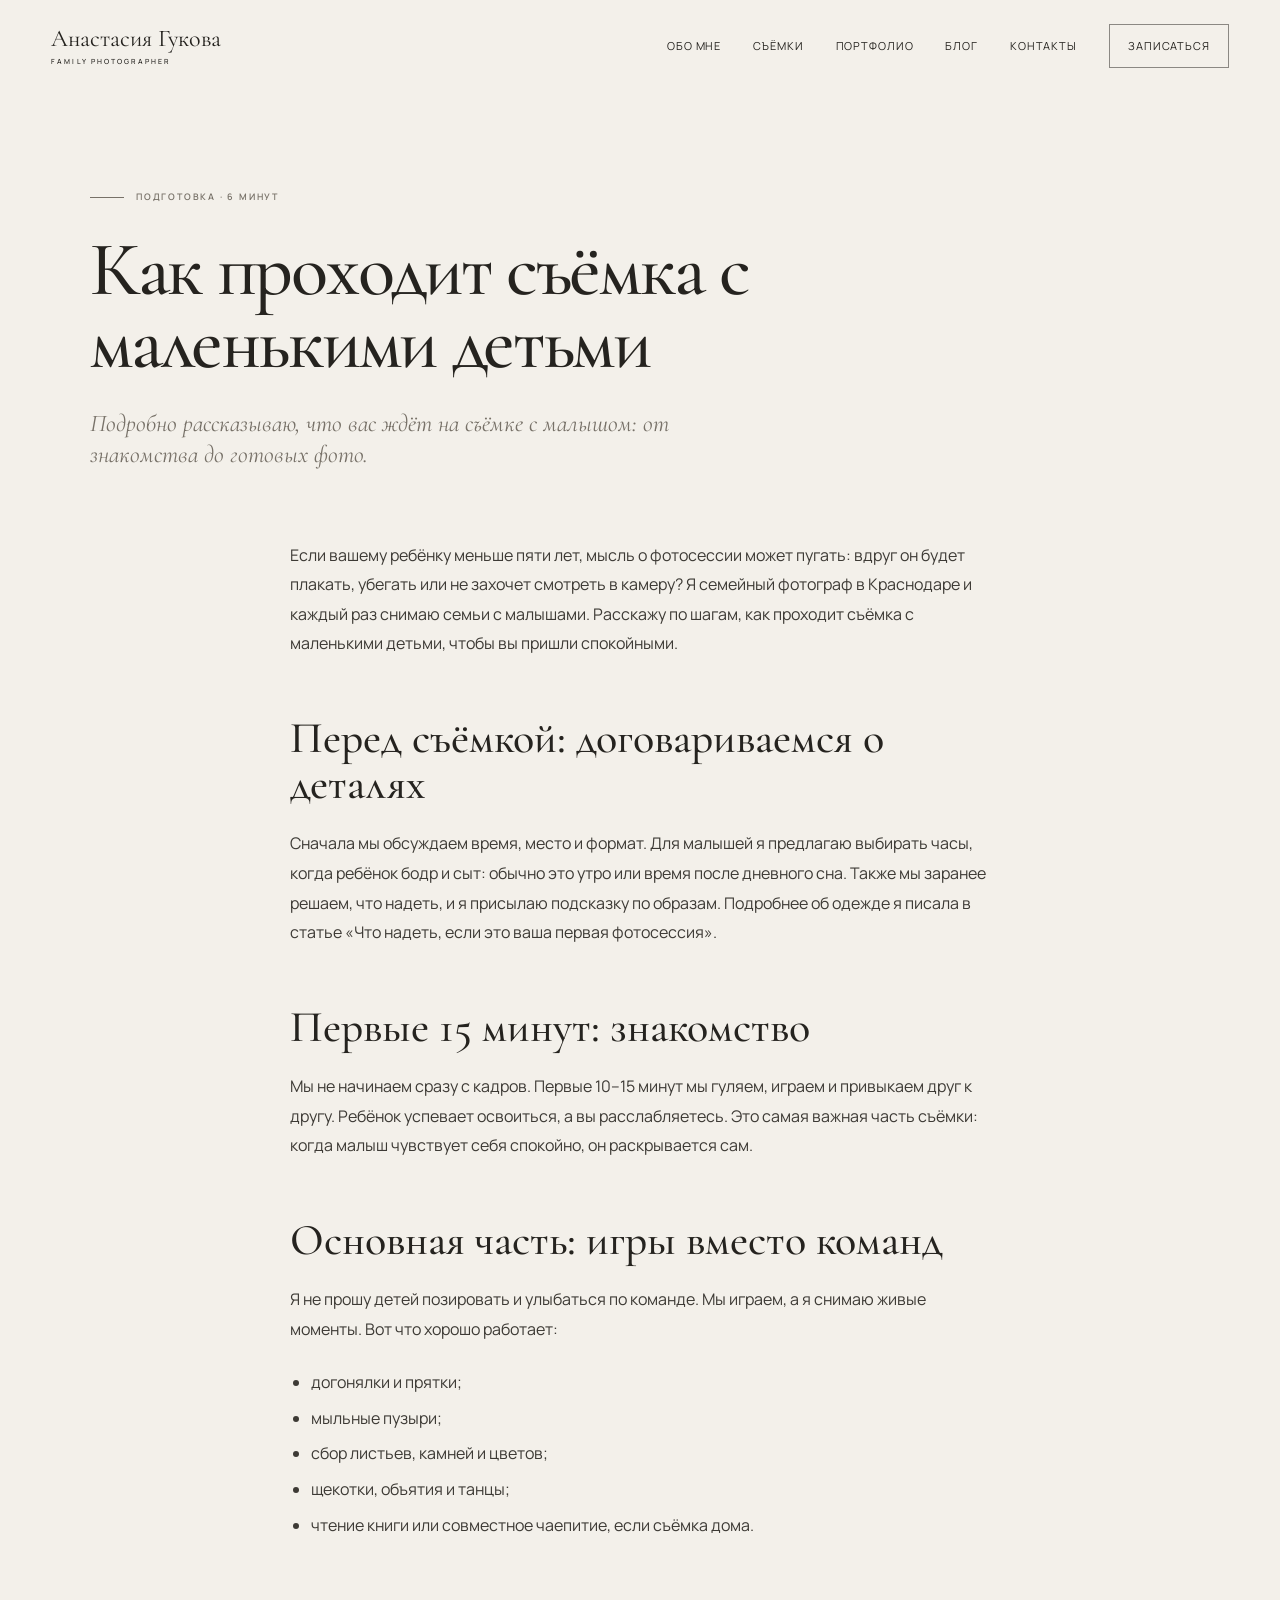
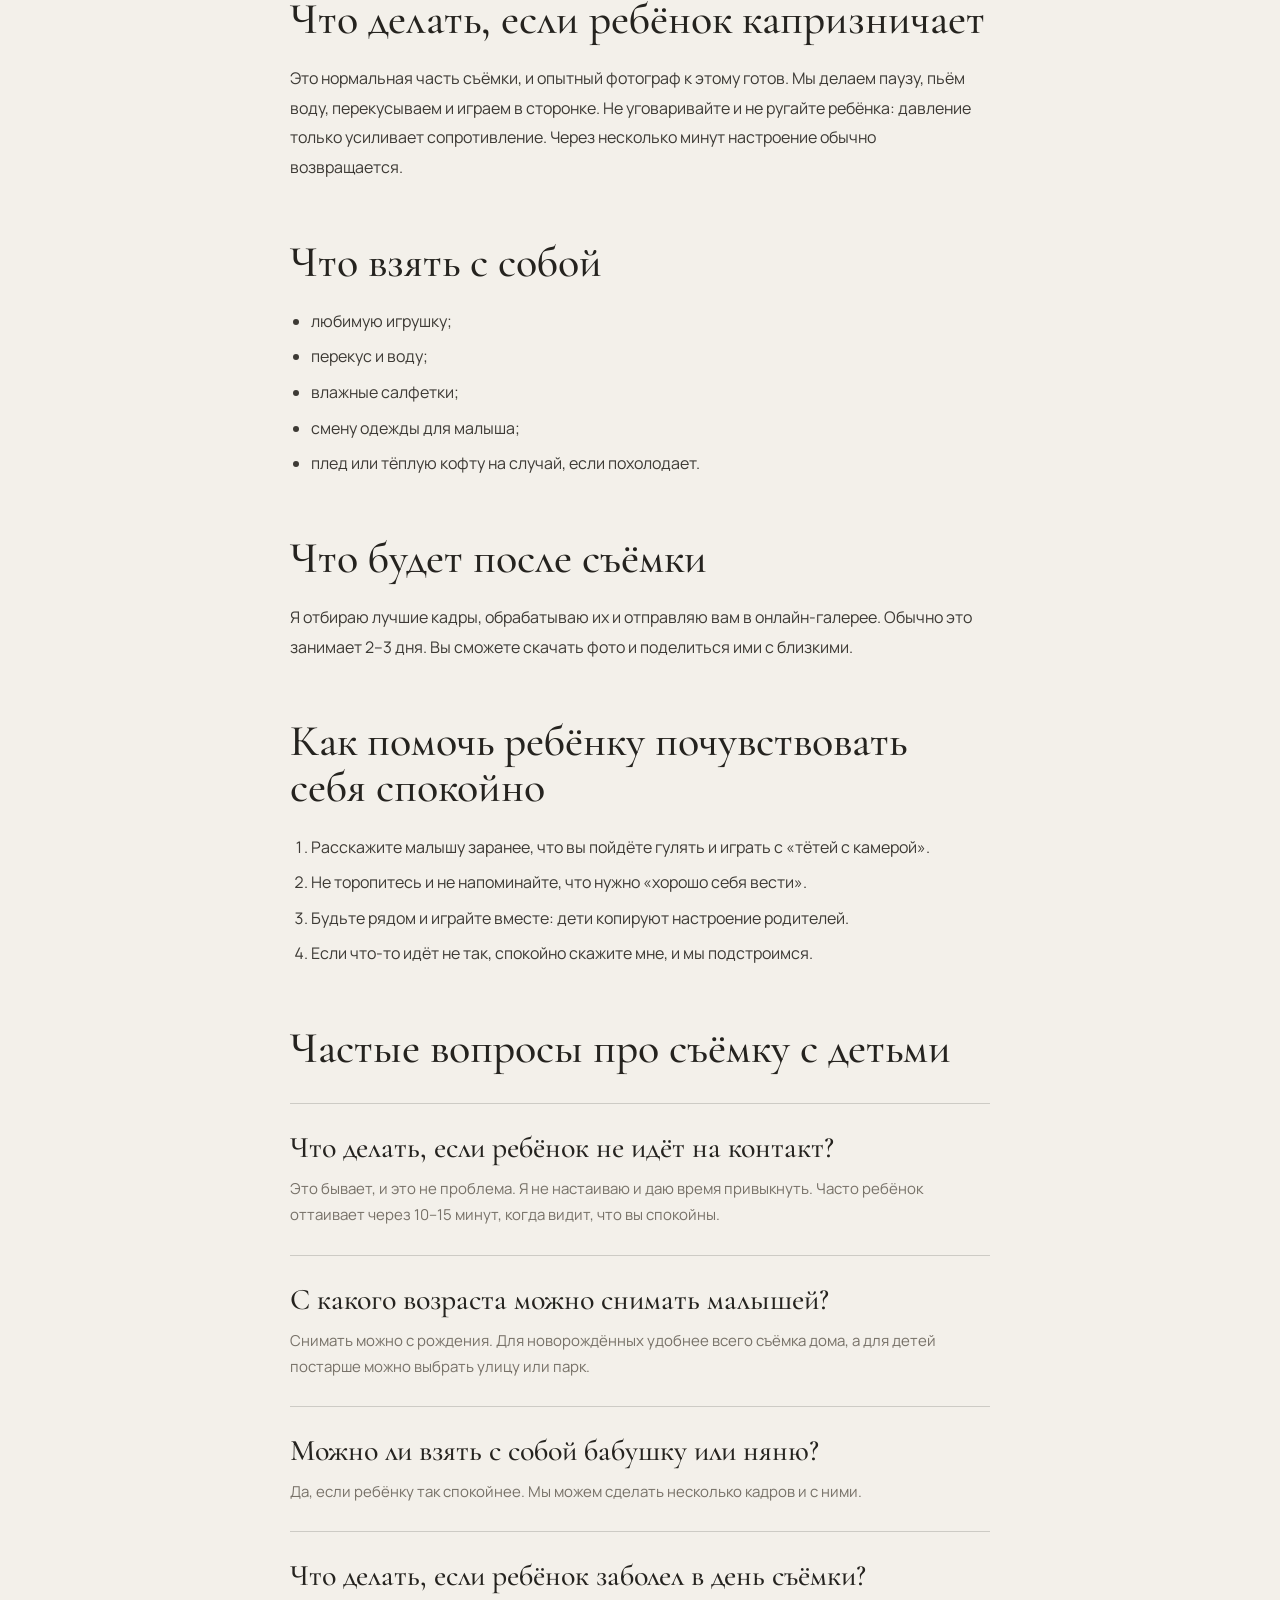
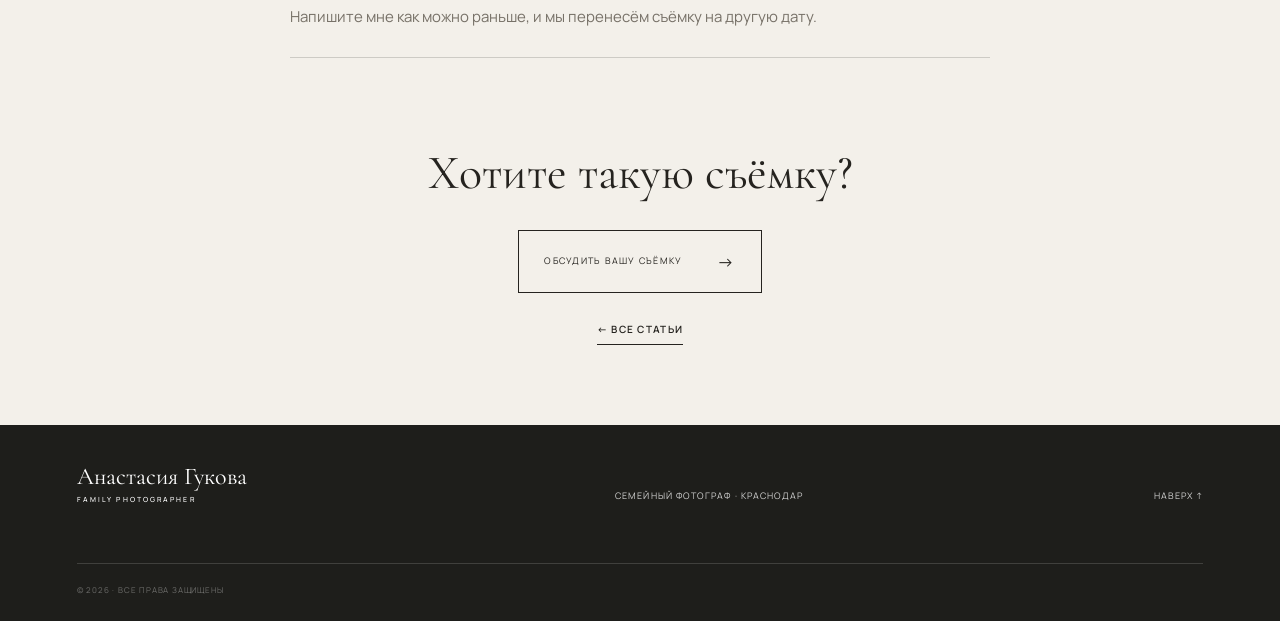
<file: blog/kak-prohodit-semka-s-detmi.html>
<!doctype html>
<html lang="ru">
  <head>
    <meta charset="UTF-8" />
    <meta name="viewport" content="width=device-width, initial-scale=1.0" />
    <title>Как проходит съёмка с маленькими детьми в Краснодаре</title>
    <meta name="description" content="Как проходит семейная фотосессия с маленькими детьми: подготовка, знакомство, игры и что делать, если ребёнок капризничает. Советы фотографа." />
    <link rel="canonical" href="https://agukova.ru/blog/kak-prohodit-semka-s-detmi.html" />
    <meta property="og:type" content="article" />
    <meta property="og:title" content="Как проходит съёмка с маленькими детьми в Краснодаре" />
    <meta property="og:description" content="Как проходит семейная фотосессия с маленькими детьми: подготовка, знакомство, игры и что делать, если ребёнок капризничает. Советы фотографа." />
    <meta property="og:url" content="https://agukova.ru/blog/kak-prohodit-semka-s-detmi.html" />
    <meta property="og:image" content="https://agukova.ru/images/hero.jpg" />
    <link rel="icon" href="../favicon.svg" type="image/svg+xml" />
    <link rel="preconnect" href="https://fonts.googleapis.com" />
    <link rel="preconnect" href="https://fonts.gstatic.com" crossorigin />
    <link
      href="https://fonts.googleapis.com/css2?family=Cormorant+Garamond:ital,wght@0,400;0,500;0,600;1,400&family=Manrope:wght@300;400;500;600&display=swap"
      rel="stylesheet"
    />
    <link rel="stylesheet" href="../style.css" />
    <script type="application/ld+json">
{
  "@context": "https://schema.org",
  "@type": "Article",
  "headline": "Как проходит съёмка с маленькими детьми",
  "description": "Как проходит семейная фотосессия с маленькими детьми: подготовка, знакомство, игры и что делать, если ребёнок капризничает. Советы фотографа.",
  "image": "https://agukova.ru/images/hero.jpg",
  "datePublished": "2026-10-24",
  "author": {
    "@type": "Person",
    "name": "Анастасия Гукова"
  },
  "mainEntityOfPage": "https://agukova.ru/blog/kak-prohodit-semka-s-detmi.html"
}
    </script>
    <script type="application/ld+json">
{
  "@context": "https://schema.org",
  "@type": "FAQPage",
  "mainEntity": [
    {
      "@type": "Question",
      "name": "Что делать, если ребёнок не идёт на контакт?",
      "acceptedAnswer": {
        "@type": "Answer",
        "text": "Это бывает, и это не проблема. Я не настаиваю и даю время привыкнуть. Часто ребёнок оттаивает через 10–15 минут, когда видит, что вы спокойны."
      }
    },
    {
      "@type": "Question",
      "name": "С какого возраста можно снимать малышей?",
      "acceptedAnswer": {
        "@type": "Answer",
        "text": "Снимать можно с рождения. Для новорождённых удобнее всего съёмка дома, а для детей постарше можно выбрать улицу или парк."
      }
    },
    {
      "@type": "Question",
      "name": "Можно ли взять с собой бабушку или няню?",
      "acceptedAnswer": {
        "@type": "Answer",
        "text": "Да, если ребёнку так спокойнее. Мы можем сделать несколько кадров и с ними."
      }
    },
    {
      "@type": "Question",
      "name": "Что делать, если ребёнок заболел в день съёмки?",
      "acceptedAnswer": {
        "@type": "Answer",
        "text": "Напишите мне как можно раньше, и мы перенесём съёмку на другую дату."
      }
    }
  ]
}
    </script>
  </head>
  <body>
    <main class="article-page">
      <header class="site-header header-dark">
        <a class="brand" href="../index.html">
          <span>Анастасия Гукова</span>
          <small>family photographer</small>
        </a>

        <button class="menu-button" type="button" aria-label="Открыть меню" aria-expanded="false">
          <span></span>
          <span></span>
        </button>

        <nav class="nav" aria-label="Основная навигация">
          <a href="../index.html#about">Обо мне</a>
          <a href="../index.html#services">Съёмки</a>
          <a href="../portfolio.html">Портфолио</a>
          <a href="../index.html#journal">Блог</a>
          <a href="../index.html#contact">Контакты</a>
          <a class="nav-cta" href="../index.html#contact">Записаться</a>
        </nav>
      </header>

      <article class="article section">
        <div class="article-inner">
          <div class="section-label">Подготовка · 6 минут</div>
          <h1 class="article-title">Как проходит съёмка с маленькими детьми</h1>
          <p class="article-lead">Подробно рассказываю, что вас ждёт на съёмке с малышом: от знакомства до готовых фото.</p>

          <div class="article-body">
<p>Если вашему ребёнку меньше пяти лет, мысль о фотосессии может пугать: вдруг он будет плакать, убегать или не захочет смотреть в камеру? Я семейный фотограф в Краснодаре и каждый раз снимаю семьи с малышами. Расскажу по шагам, как проходит съёмка с маленькими детьми, чтобы вы пришли спокойными.</p>
<h2>Перед съёмкой: договариваемся о деталях</h2>
<p>Сначала мы обсуждаем время, место и формат. Для малышей я предлагаю выбирать часы, когда ребёнок бодр и сыт: обычно это утро или время после дневного сна. Также мы заранее решаем, что надеть, и я присылаю подсказку по образам. Подробнее об одежде я писала в статье «Что надеть, если это ваша первая фотосессия».</p>
<h2>Первые 15 минут: знакомство</h2>
<p>Мы не начинаем сразу с кадров. Первые 10–15 минут мы гуляем, играем и привыкаем друг к другу. Ребёнок успевает освоиться, а вы расслабляетесь. Это самая важная часть съёмки: когда малыш чувствует себя спокойно, он раскрывается сам.</p>
<h2>Основная часть: игры вместо команд</h2>
<p>Я не прошу детей позировать и улыбаться по команде. Мы играем, а я снимаю живые моменты. Вот что хорошо работает:</p>
<ul><li>догонялки и прятки;</li><li>мыльные пузыри;</li><li>сбор листьев, камней и цветов;</li><li>щекотки, объятия и танцы;</li><li>чтение книги или совместное чаепитие, если съёмка дома.</li></ul>
<h2>Что делать, если ребёнок капризничает</h2>
<p>Это нормальная часть съёмки, и опытный фотограф к этому готов. Мы делаем паузу, пьём воду, перекусываем и играем в сторонке. Не уговаривайте и не ругайте ребёнка: давление только усиливает сопротивление. Через несколько минут настроение обычно возвращается.</p>
<h2>Что взять с собой</h2>
<ul><li>любимую игрушку;</li><li>перекус и воду;</li><li>влажные салфетки;</li><li>смену одежды для малыша;</li><li>плед или тёплую кофту на случай, если похолодает.</li></ul>
<h2>Что будет после съёмки</h2>
<p>Я отбираю лучшие кадры, обрабатываю их и отправляю вам в онлайн-галерее. Обычно это занимает 2–3 дня. Вы сможете скачать фото и поделиться ими с близкими.</p>
<h2>Как помочь ребёнку почувствовать себя спокойно</h2>
<ol><li>Расскажите малышу заранее, что вы пойдёте гулять и играть с «тётей с камерой».</li><li>Не торопитесь и не напоминайте, что нужно «хорошо себя вести».</li><li>Будьте рядом и играйте вместе: дети копируют настроение родителей.</li><li>Если что-то идёт не так, спокойно скажите мне, и мы подстроимся.</li></ol>

<h2>Частые вопросы про съёмку с детьми</h2>
<div class="faq">
  <div class="faq-item">
    <h3>Что делать, если ребёнок не идёт на контакт?</h3>
    <p>Это бывает, и это не проблема. Я не настаиваю и даю время привыкнуть. Часто ребёнок оттаивает через 10–15 минут, когда видит, что вы спокойны.</p>
  </div>
  <div class="faq-item">
    <h3>С какого возраста можно снимать малышей?</h3>
    <p>Снимать можно с рождения. Для новорождённых удобнее всего съёмка дома, а для детей постарше можно выбрать улицу или парк.</p>
  </div>
  <div class="faq-item">
    <h3>Можно ли взять с собой бабушку или няню?</h3>
    <p>Да, если ребёнку так спокойнее. Мы можем сделать несколько кадров и с ними.</p>
  </div>
  <div class="faq-item">
    <h3>Что делать, если ребёнок заболел в день съёмки?</h3>
    <p>Напишите мне как можно раньше, и мы перенесём съёмку на другую дату.</p>
  </div>
</div>
          </div>
        </div>
      </article>

      <section class="article-cta section">
        <p>Хотите такую съёмку?</p>
        <a class="outline-link" href="../index.html#contact">Обсудить вашу съёмку <span>→</span></a>
        <div><a class="text-link" href="../index.html#journal">← Все статьи</a></div>
      </section>

      <footer>
        <a class="brand footer-brand" href="../index.html">
          <span>Анастасия Гукова</span>
          <small>family photographer</small>
        </a>
        <p>Семейный фотограф · Краснодар</p>
        <a href="#top">Наверх ↑</a>
        <small>© 2026 · Все права защищены</small>
      </footer>
    </main>

    <script src="../script.js"></script>
  </body>
</html>
</file>
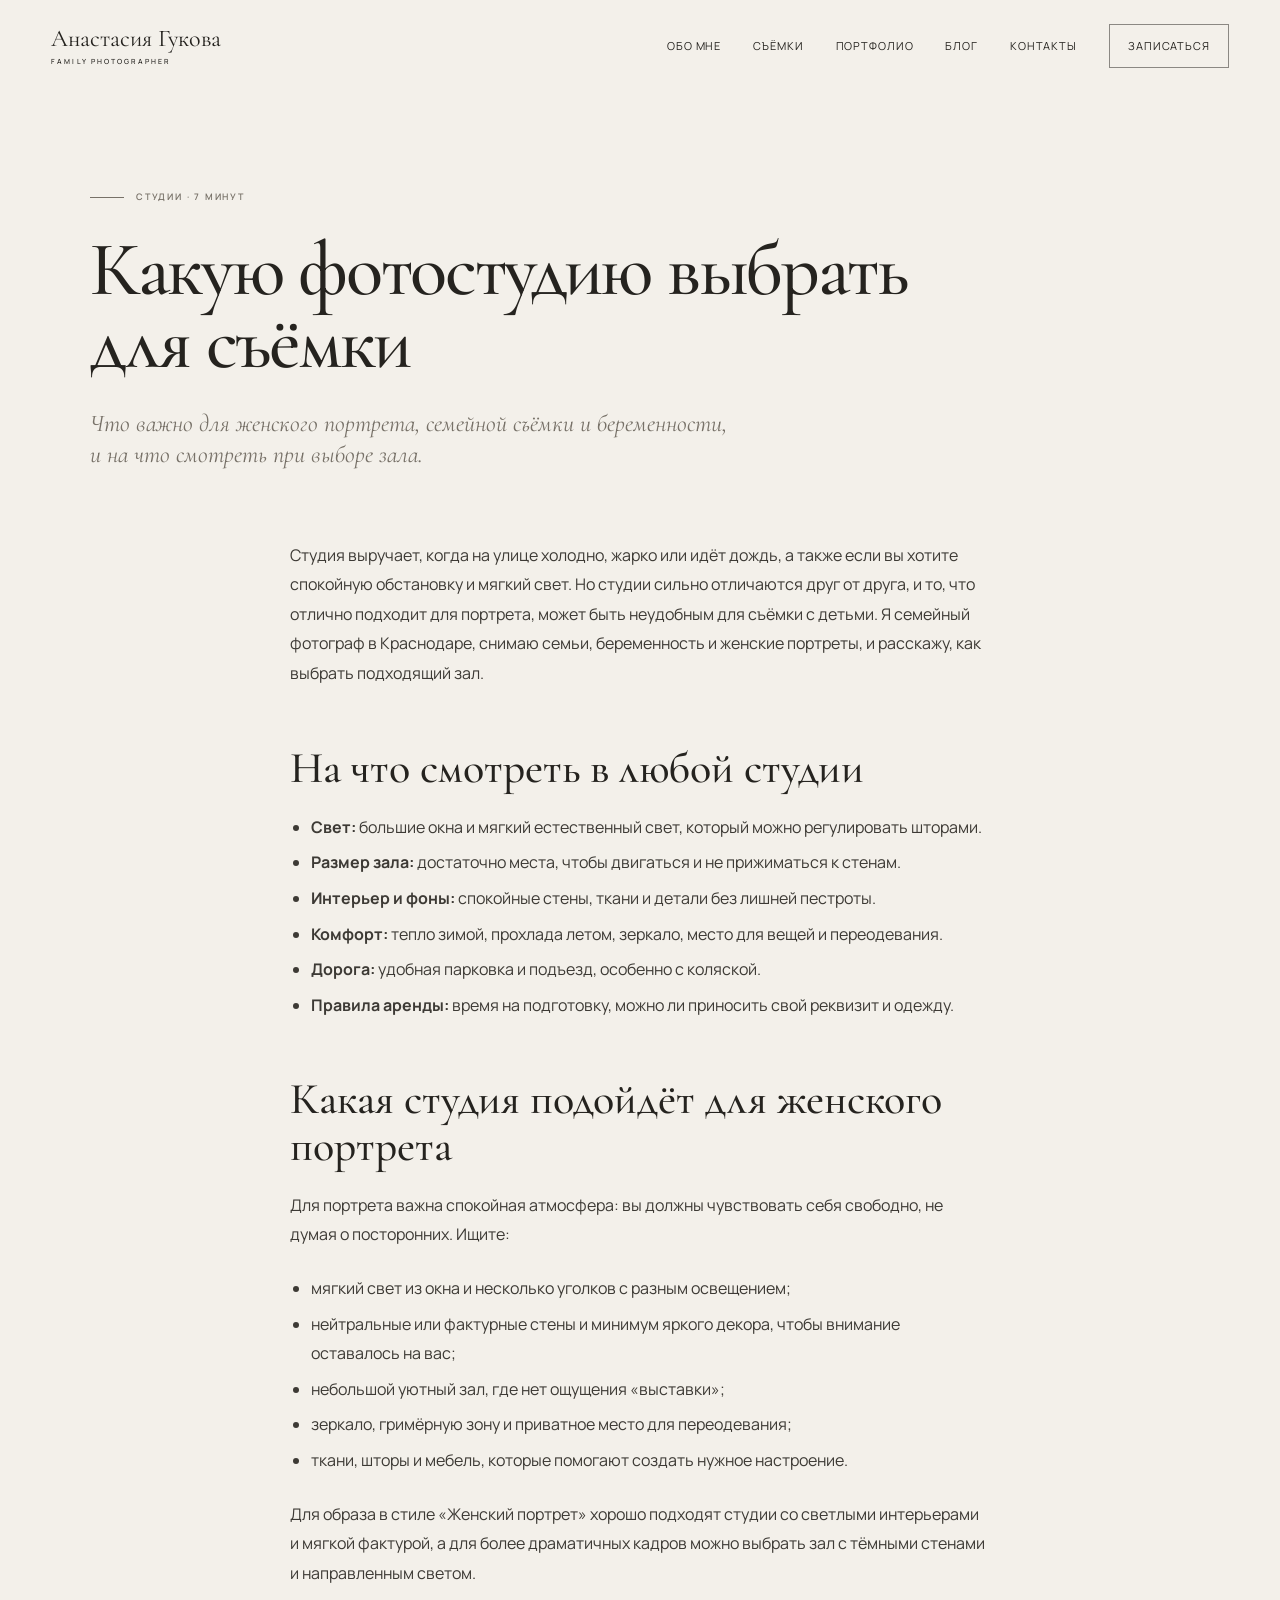
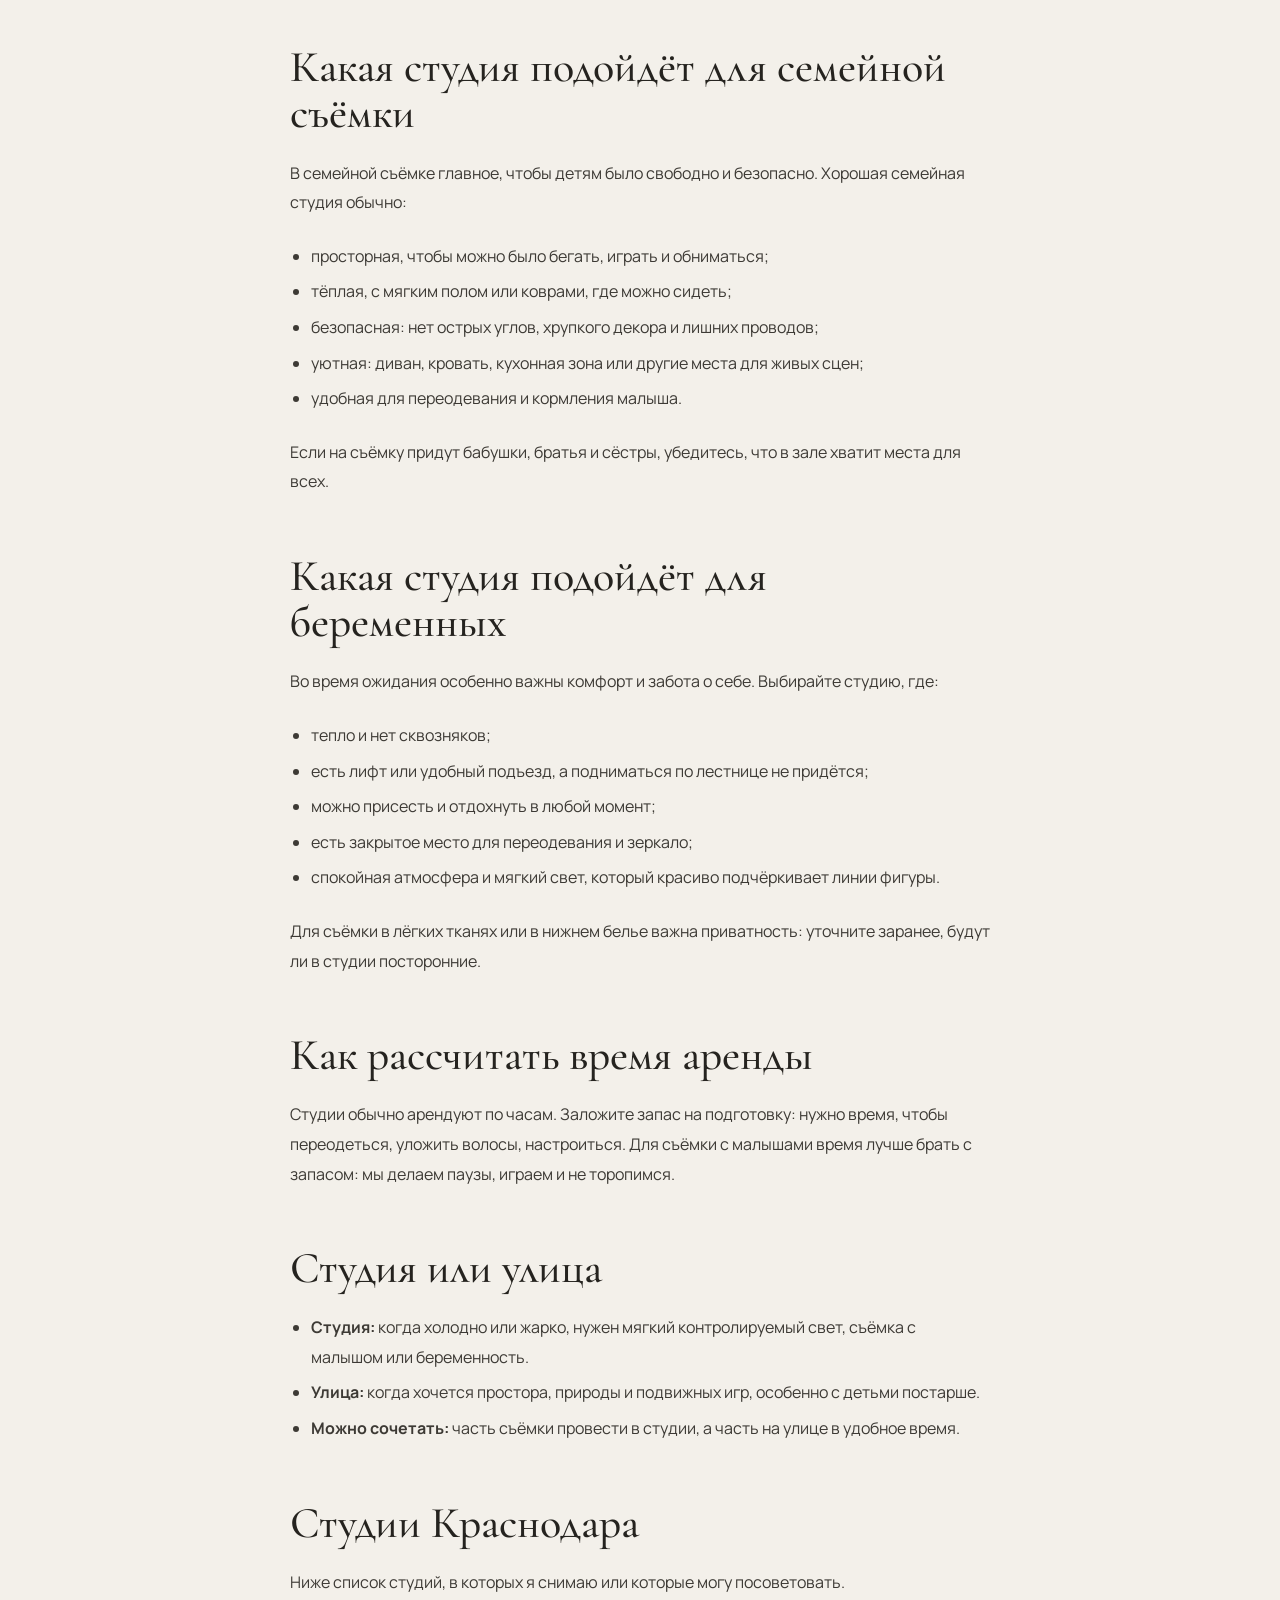
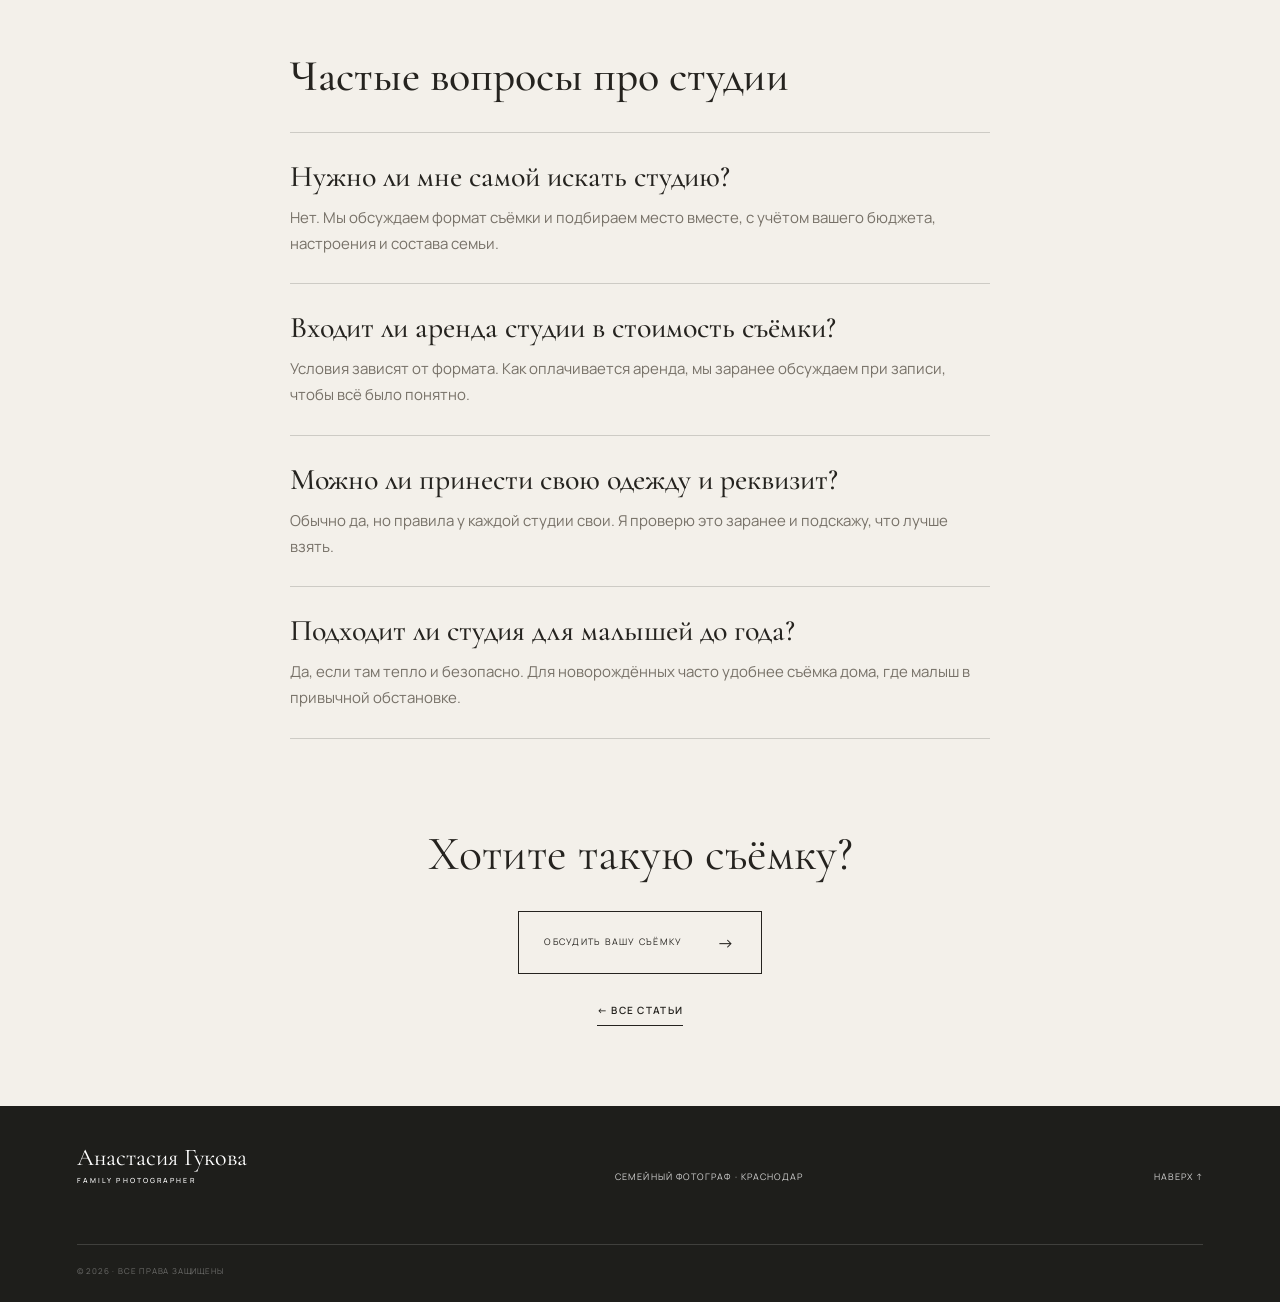
<file: blog/kakuyu-fotostudiyu-vybrat.html>
<!doctype html>
<html lang="ru">
  <head>
    <meta charset="UTF-8" />
    <meta name="viewport" content="width=device-width, initial-scale=1.0" />
    <title>Фотостудия в Краснодаре: как выбрать для портрета и семьи</title>
    <meta name="description" content="Как выбрать фотостудию в Краснодаре: что важно для женского портрета, семейной съёмки и фотосессии беременных. Свет, зал, комфорт и подготовка." />
    <link rel="canonical" href="https://agukova.ru/blog/kakuyu-fotostudiyu-vybrat.html" />
    <meta property="og:type" content="article" />
    <meta property="og:title" content="Фотостудия в Краснодаре: как выбрать для портрета и семьи" />
    <meta property="og:description" content="Как выбрать фотостудию в Краснодаре: что важно для женского портрета, семейной съёмки и фотосессии беременных. Свет, зал, комфорт и подготовка." />
    <meta property="og:url" content="https://agukova.ru/blog/kakuyu-fotostudiyu-vybrat.html" />
    <meta property="og:image" content="https://agukova.ru/images/hero.jpg" />
    <link rel="icon" href="../favicon.svg" type="image/svg+xml" />
    <link rel="preconnect" href="https://fonts.googleapis.com" />
    <link rel="preconnect" href="https://fonts.gstatic.com" crossorigin />
    <link
      href="https://fonts.googleapis.com/css2?family=Cormorant+Garamond:ital,wght@0,400;0,500;0,600;1,400&family=Manrope:wght@300;400;500;600&display=swap"
      rel="stylesheet"
    />
    <link rel="stylesheet" href="../style.css" />
    <script type="application/ld+json">
{
  "@context": "https://schema.org",
  "@type": "Article",
  "headline": "Какую фотостудию выбрать для съёмки",
  "description": "Как выбрать фотостудию в Краснодаре: что важно для женского портрета, семейной съёмки и фотосессии беременных. Свет, зал, комфорт и подготовка.",
  "image": "https://agukova.ru/images/hero.jpg",
  "datePublished": "2026-10-24",
  "author": {
    "@type": "Person",
    "name": "Анастасия Гукова"
  },
  "mainEntityOfPage": "https://agukova.ru/blog/kakuyu-fotostudiyu-vybrat.html"
}
    </script>
    <script type="application/ld+json">
{
  "@context": "https://schema.org",
  "@type": "FAQPage",
  "mainEntity": [
    {
      "@type": "Question",
      "name": "Нужно ли мне самой искать студию?",
      "acceptedAnswer": {
        "@type": "Answer",
        "text": "Нет. Мы обсуждаем формат съёмки и подбираем место вместе, с учётом вашего бюджета, настроения и состава семьи."
      }
    },
    {
      "@type": "Question",
      "name": "Входит ли аренда студии в стоимость съёмки?",
      "acceptedAnswer": {
        "@type": "Answer",
        "text": "Условия зависят от формата. Как оплачивается аренда, мы заранее обсуждаем при записи, чтобы всё было понятно."
      }
    },
    {
      "@type": "Question",
      "name": "Можно ли принести свою одежду и реквизит?",
      "acceptedAnswer": {
        "@type": "Answer",
        "text": "Обычно да, но правила у каждой студии свои. Я проверю это заранее и подскажу, что лучше взять."
      }
    },
    {
      "@type": "Question",
      "name": "Подходит ли студия для малышей до года?",
      "acceptedAnswer": {
        "@type": "Answer",
        "text": "Да, если там тепло и безопасно. Для новорождённых часто удобнее съёмка дома, где малыш в привычной обстановке."
      }
    }
  ]
}
    </script>
  </head>
  <body>
    <main class="article-page">
      <header class="site-header header-dark">
        <a class="brand" href="../index.html">
          <span>Анастасия Гукова</span>
          <small>family photographer</small>
        </a>

        <button class="menu-button" type="button" aria-label="Открыть меню" aria-expanded="false">
          <span></span>
          <span></span>
        </button>

        <nav class="nav" aria-label="Основная навигация">
          <a href="../index.html#about">Обо мне</a>
          <a href="../index.html#services">Съёмки</a>
          <a href="../portfolio.html">Портфолио</a>
          <a href="../index.html#journal">Блог</a>
          <a href="../index.html#contact">Контакты</a>
          <a class="nav-cta" href="../index.html#contact">Записаться</a>
        </nav>
      </header>

      <article class="article section">
        <div class="article-inner">
          <div class="section-label">Студии · 7 минут</div>
          <h1 class="article-title">Какую фотостудию выбрать для съёмки</h1>
          <p class="article-lead">Что важно для женского портрета, семейной съёмки и беременности, и на что смотреть при выборе зала.</p>

          <div class="article-body">
<p>Студия выручает, когда на улице холодно, жарко или идёт дождь, а также если вы хотите спокойную обстановку и мягкий свет. Но студии сильно отличаются друг от друга, и то, что отлично подходит для портрета, может быть неудобным для съёмки с детьми. Я семейный фотограф в Краснодаре, снимаю семьи, беременность и женские портреты, и расскажу, как выбрать подходящий зал.</p>
<h2>На что смотреть в любой студии</h2>
<ul><li><strong>Свет:</strong> большие окна и мягкий естественный свет, который можно регулировать шторами.</li><li><strong>Размер зала:</strong> достаточно места, чтобы двигаться и не прижиматься к стенам.</li><li><strong>Интерьер и фоны:</strong> спокойные стены, ткани и детали без лишней пестроты.</li><li><strong>Комфорт:</strong> тепло зимой, прохлада летом, зеркало, место для вещей и переодевания.</li><li><strong>Дорога:</strong> удобная парковка и подъезд, особенно с коляской.</li><li><strong>Правила аренды:</strong> время на подготовку, можно ли приносить свой реквизит и одежду.</li></ul>
<h2>Какая студия подойдёт для женского портрета</h2>
<p>Для портрета важна спокойная атмосфера: вы должны чувствовать себя свободно, не думая о посторонних. Ищите:</p>
<ul><li>мягкий свет из окна и несколько уголков с разным освещением;</li><li>нейтральные или фактурные стены и минимум яркого декора, чтобы внимание оставалось на вас;</li><li>небольшой уютный зал, где нет ощущения «выставки»;</li><li>зеркало, гримёрную зону и приватное место для переодевания;</li><li>ткани, шторы и мебель, которые помогают создать нужное настроение.</li></ul>
<p>Для образа в стиле «Женский портрет» хорошо подходят студии со светлыми интерьерами и мягкой фактурой, а для более драматичных кадров можно выбрать зал с тёмными стенами и направленным светом.</p>
<h2>Какая студия подойдёт для семейной съёмки</h2>
<p>В семейной съёмке главное, чтобы детям было свободно и безопасно. Хорошая семейная студия обычно:</p>
<ul><li>просторная, чтобы можно было бегать, играть и обниматься;</li><li>тёплая, с мягким полом или коврами, где можно сидеть;</li><li>безопасная: нет острых углов, хрупкого декора и лишних проводов;</li><li>уютная: диван, кровать, кухонная зона или другие места для живых сцен;</li><li>удобная для переодевания и кормления малыша.</li></ul>
<p>Если на съёмку придут бабушки, братья и сёстры, убедитесь, что в зале хватит места для всех.</p>
<h2>Какая студия подойдёт для беременных</h2>
<p>Во время ожидания особенно важны комфорт и забота о себе. Выбирайте студию, где:</p>
<ul><li>тепло и нет сквозняков;</li><li>есть лифт или удобный подъезд, а подниматься по лестнице не придётся;</li><li>можно присесть и отдохнуть в любой момент;</li><li>есть закрытое место для переодевания и зеркало;</li><li>спокойная атмосфера и мягкий свет, который красиво подчёркивает линии фигуры.</li></ul>
<p>Для съёмки в лёгких тканях или в нижнем белье важна приватность: уточните заранее, будут ли в студии посторонние.</p>
<h2>Как рассчитать время аренды</h2>
<p>Студии обычно арендуют по часам. Заложите запас на подготовку: нужно время, чтобы переодеться, уложить волосы, настроиться. Для съёмки с малышами время лучше брать с запасом: мы делаем паузы, играем и не торопимся.</p>
<h2>Студия или улица</h2>
<ul><li><strong>Студия:</strong> когда холодно или жарко, нужен мягкий контролируемый свет, съёмка с малышом или беременность.</li><li><strong>Улица:</strong> когда хочется простора, природы и подвижных игр, особенно с детьми постарше.</li><li><strong>Можно сочетать:</strong> часть съёмки провести в студии, а часть на улице в удобное время.</li></ul>
<h2>Студии Краснодара</h2>
<p>Ниже список студий, в которых я снимаю или которые могу посоветовать.</p>
<!-- СЮДА ДОБАВЬТЕ СПИСОК СТУДИЙ -->

<h2>Частые вопросы про студии</h2>
<div class="faq">
  <div class="faq-item">
    <h3>Нужно ли мне самой искать студию?</h3>
    <p>Нет. Мы обсуждаем формат съёмки и подбираем место вместе, с учётом вашего бюджета, настроения и состава семьи.</p>
  </div>
  <div class="faq-item">
    <h3>Входит ли аренда студии в стоимость съёмки?</h3>
    <p>Условия зависят от формата. Как оплачивается аренда, мы заранее обсуждаем при записи, чтобы всё было понятно.</p>
  </div>
  <div class="faq-item">
    <h3>Можно ли принести свою одежду и реквизит?</h3>
    <p>Обычно да, но правила у каждой студии свои. Я проверю это заранее и подскажу, что лучше взять.</p>
  </div>
  <div class="faq-item">
    <h3>Подходит ли студия для малышей до года?</h3>
    <p>Да, если там тепло и безопасно. Для новорождённых часто удобнее съёмка дома, где малыш в привычной обстановке.</p>
  </div>
</div>
          </div>
        </div>
      </article>

      <section class="article-cta section">
        <p>Хотите такую съёмку?</p>
        <a class="outline-link" href="../index.html#contact">Обсудить вашу съёмку <span>→</span></a>
        <div><a class="text-link" href="../index.html#journal">← Все статьи</a></div>
      </section>

      <footer>
        <a class="brand footer-brand" href="../index.html">
          <span>Анастасия Гукова</span>
          <small>family photographer</small>
        </a>
        <p>Семейный фотограф · Краснодар</p>
        <a href="#top">Наверх ↑</a>
        <small>© 2026 · Все права защищены</small>
      </footer>
    </main>

    <script src="../script.js"></script>
  </body>
</html>
</file>
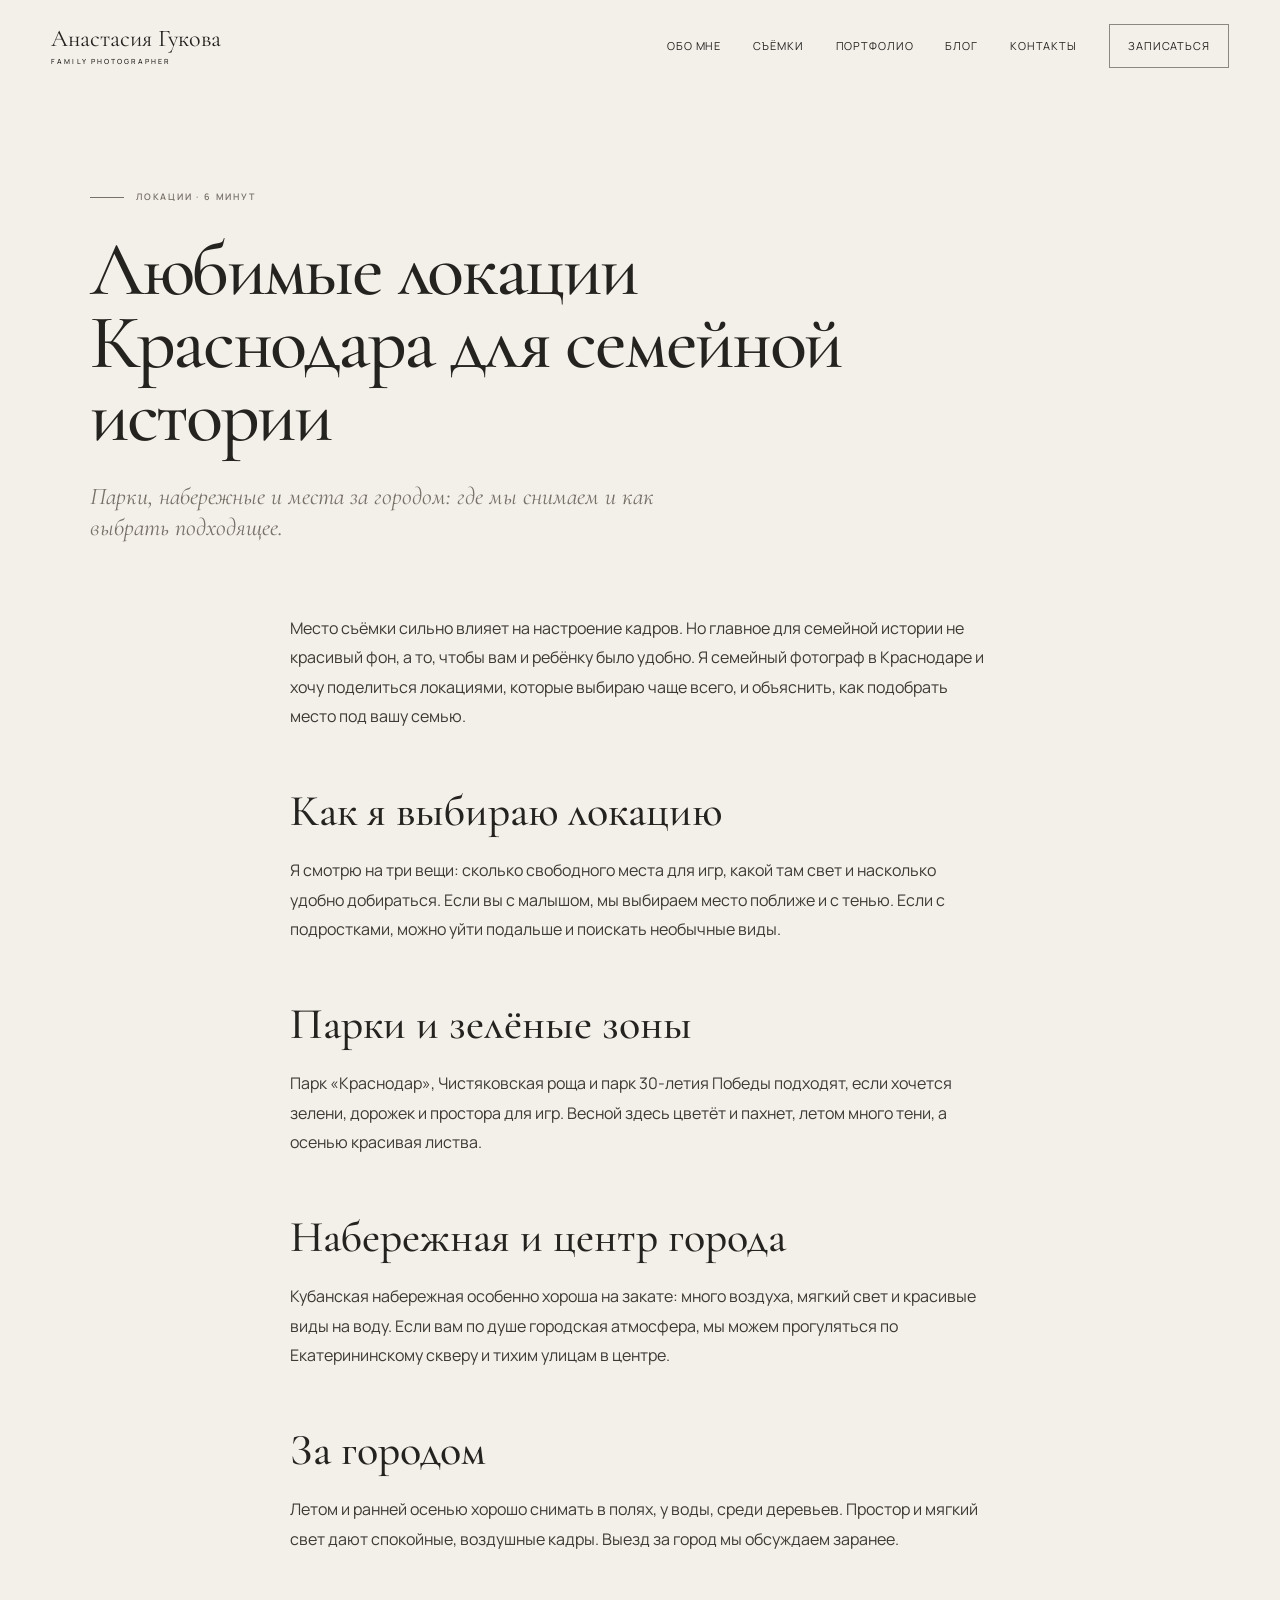
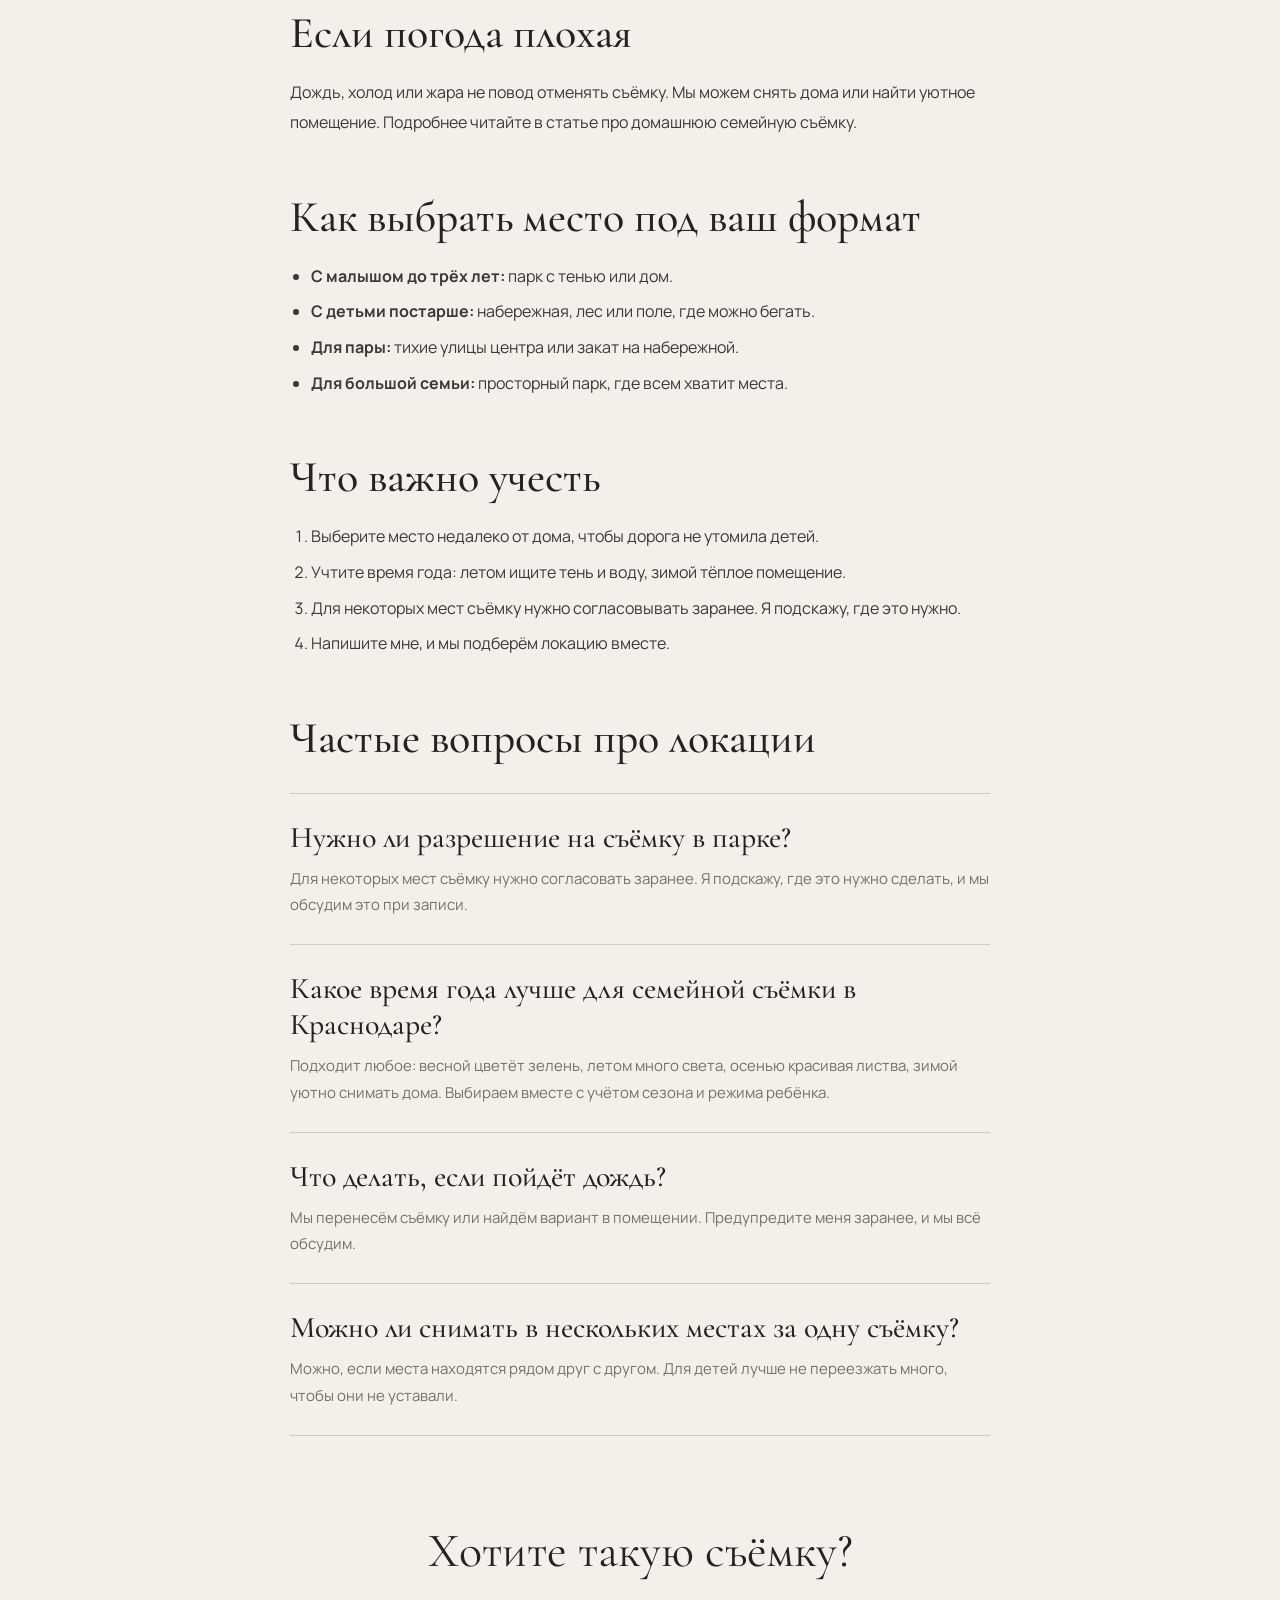
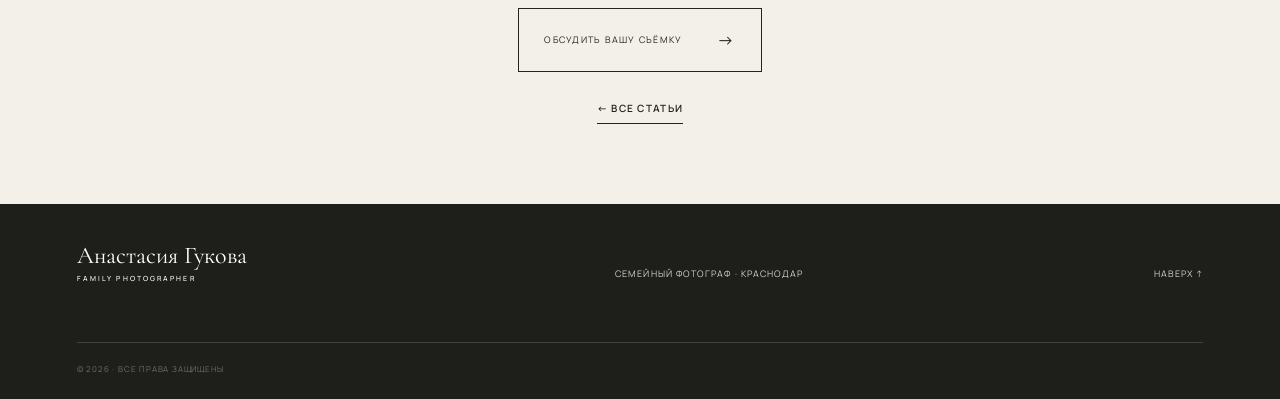
<file: blog/lyubimye-lokacii-krasnodara.html>
<!doctype html>
<html lang="ru">
  <head>
    <meta charset="UTF-8" />
    <meta name="viewport" content="width=device-width, initial-scale=1.0" />
    <title>Любимые локации Краснодара для семейной съёмки</title>
    <meta name="description" content="Парки, набережные и места за городом для семейной фотосессии в Краснодаре. Как выбрать локацию с малышом, детьми постарше или парой." />
    <link rel="canonical" href="https://agukova.ru/blog/lyubimye-lokacii-krasnodara.html" />
    <meta property="og:type" content="article" />
    <meta property="og:title" content="Любимые локации Краснодара для семейной съёмки" />
    <meta property="og:description" content="Парки, набережные и места за городом для семейной фотосессии в Краснодаре. Как выбрать локацию с малышом, детьми постарше или парой." />
    <meta property="og:url" content="https://agukova.ru/blog/lyubimye-lokacii-krasnodara.html" />
    <meta property="og:image" content="https://agukova.ru/images/hero.jpg" />
    <link rel="icon" href="../favicon.svg" type="image/svg+xml" />
    <link rel="preconnect" href="https://fonts.googleapis.com" />
    <link rel="preconnect" href="https://fonts.gstatic.com" crossorigin />
    <link
      href="https://fonts.googleapis.com/css2?family=Cormorant+Garamond:ital,wght@0,400;0,500;0,600;1,400&family=Manrope:wght@300;400;500;600&display=swap"
      rel="stylesheet"
    />
    <link rel="stylesheet" href="../style.css" />
    <script type="application/ld+json">
{
  "@context": "https://schema.org",
  "@type": "Article",
  "headline": "Любимые локации Краснодара для семейной истории",
  "description": "Парки, набережные и места за городом для семейной фотосессии в Краснодаре. Как выбрать локацию с малышом, детьми постарше или парой.",
  "image": "https://agukova.ru/images/hero.jpg",
  "datePublished": "2026-10-24",
  "author": {
    "@type": "Person",
    "name": "Анастасия Гукова"
  },
  "mainEntityOfPage": "https://agukova.ru/blog/lyubimye-lokacii-krasnodara.html"
}
    </script>
    <script type="application/ld+json">
{
  "@context": "https://schema.org",
  "@type": "FAQPage",
  "mainEntity": [
    {
      "@type": "Question",
      "name": "Нужно ли разрешение на съёмку в парке?",
      "acceptedAnswer": {
        "@type": "Answer",
        "text": "Для некоторых мест съёмку нужно согласовать заранее. Я подскажу, где это нужно сделать, и мы обсудим это при записи."
      }
    },
    {
      "@type": "Question",
      "name": "Какое время года лучше для семейной съёмки в Краснодаре?",
      "acceptedAnswer": {
        "@type": "Answer",
        "text": "Подходит любое: весной цветёт зелень, летом много света, осенью красивая листва, зимой уютно снимать дома. Выбираем вместе с учётом сезона и режима ребёнка."
      }
    },
    {
      "@type": "Question",
      "name": "Что делать, если пойдёт дождь?",
      "acceptedAnswer": {
        "@type": "Answer",
        "text": "Мы перенесём съёмку или найдём вариант в помещении. Предупредите меня заранее, и мы всё обсудим."
      }
    },
    {
      "@type": "Question",
      "name": "Можно ли снимать в нескольких местах за одну съёмку?",
      "acceptedAnswer": {
        "@type": "Answer",
        "text": "Можно, если места находятся рядом друг с другом. Для детей лучше не переезжать много, чтобы они не уставали."
      }
    }
  ]
}
    </script>
  </head>
  <body>
    <main class="article-page">
      <header class="site-header header-dark">
        <a class="brand" href="../index.html">
          <span>Анастасия Гукова</span>
          <small>family photographer</small>
        </a>

        <button class="menu-button" type="button" aria-label="Открыть меню" aria-expanded="false">
          <span></span>
          <span></span>
        </button>

        <nav class="nav" aria-label="Основная навигация">
          <a href="../index.html#about">Обо мне</a>
          <a href="../index.html#services">Съёмки</a>
          <a href="../portfolio.html">Портфолио</a>
          <a href="../index.html#journal">Блог</a>
          <a href="../index.html#contact">Контакты</a>
          <a class="nav-cta" href="../index.html#contact">Записаться</a>
        </nav>
      </header>

      <article class="article section">
        <div class="article-inner">
          <div class="section-label">Локации · 6 минут</div>
          <h1 class="article-title">Любимые локации Краснодара для семейной истории</h1>
          <p class="article-lead">Парки, набережные и места за городом: где мы снимаем и как выбрать подходящее.</p>

          <div class="article-body">
<p>Место съёмки сильно влияет на настроение кадров. Но главное для семейной истории не красивый фон, а то, чтобы вам и ребёнку было удобно. Я семейный фотограф в Краснодаре и хочу поделиться локациями, которые выбираю чаще всего, и объяснить, как подобрать место под вашу семью.</p>
<h2>Как я выбираю локацию</h2>
<p>Я смотрю на три вещи: сколько свободного места для игр, какой там свет и насколько удобно добираться. Если вы с малышом, мы выбираем место поближе и с тенью. Если с подростками, можно уйти подальше и поискать необычные виды.</p>
<h2>Парки и зелёные зоны</h2>
<p>Парк «Краснодар», Чистяковская роща и парк 30-летия Победы подходят, если хочется зелени, дорожек и простора для игр. Весной здесь цветёт и пахнет, летом много тени, а осенью красивая листва.</p>
<h2>Набережная и центр города</h2>
<p>Кубанская набережная особенно хороша на закате: много воздуха, мягкий свет и красивые виды на воду. Если вам по душе городская атмосфера, мы можем прогуляться по Екатерининскому скверу и тихим улицам в центре.</p>
<h2>За городом</h2>
<p>Летом и ранней осенью хорошо снимать в полях, у воды, среди деревьев. Простор и мягкий свет дают спокойные, воздушные кадры. Выезд за город мы обсуждаем заранее.</p>
<h2>Если погода плохая</h2>
<p>Дождь, холод или жара не повод отменять съёмку. Мы можем снять дома или найти уютное помещение. Подробнее читайте в статье про домашнюю семейную съёмку.</p>
<h2>Как выбрать место под ваш формат</h2>
<ul><li><strong>С малышом до трёх лет:</strong> парк с тенью или дом.</li><li><strong>С детьми постарше:</strong> набережная, лес или поле, где можно бегать.</li><li><strong>Для пары:</strong> тихие улицы центра или закат на набережной.</li><li><strong>Для большой семьи:</strong> просторный парк, где всем хватит места.</li></ul>
<h2>Что важно учесть</h2>
<ol><li>Выберите место недалеко от дома, чтобы дорога не утомила детей.</li><li>Учтите время года: летом ищите тень и воду, зимой тёплое помещение.</li><li>Для некоторых мест съёмку нужно согласовывать заранее. Я подскажу, где это нужно.</li><li>Напишите мне, и мы подберём локацию вместе.</li></ol>

<h2>Частые вопросы про локации</h2>
<div class="faq">
  <div class="faq-item">
    <h3>Нужно ли разрешение на съёмку в парке?</h3>
    <p>Для некоторых мест съёмку нужно согласовать заранее. Я подскажу, где это нужно сделать, и мы обсудим это при записи.</p>
  </div>
  <div class="faq-item">
    <h3>Какое время года лучше для семейной съёмки в Краснодаре?</h3>
    <p>Подходит любое: весной цветёт зелень, летом много света, осенью красивая листва, зимой уютно снимать дома. Выбираем вместе с учётом сезона и режима ребёнка.</p>
  </div>
  <div class="faq-item">
    <h3>Что делать, если пойдёт дождь?</h3>
    <p>Мы перенесём съёмку или найдём вариант в помещении. Предупредите меня заранее, и мы всё обсудим.</p>
  </div>
  <div class="faq-item">
    <h3>Можно ли снимать в нескольких местах за одну съёмку?</h3>
    <p>Можно, если места находятся рядом друг с другом. Для детей лучше не переезжать много, чтобы они не уставали.</p>
  </div>
</div>
          </div>
        </div>
      </article>

      <section class="article-cta section">
        <p>Хотите такую съёмку?</p>
        <a class="outline-link" href="../index.html#contact">Обсудить вашу съёмку <span>→</span></a>
        <div><a class="text-link" href="../index.html#journal">← Все статьи</a></div>
      </section>

      <footer>
        <a class="brand footer-brand" href="../index.html">
          <span>Анастасия Гукова</span>
          <small>family photographer</small>
        </a>
        <p>Семейный фотограф · Краснодар</p>
        <a href="#top">Наверх ↑</a>
        <small>© 2026 · Все права защищены</small>
      </footer>
    </main>

    <script src="../script.js"></script>
  </body>
</html>
</file>
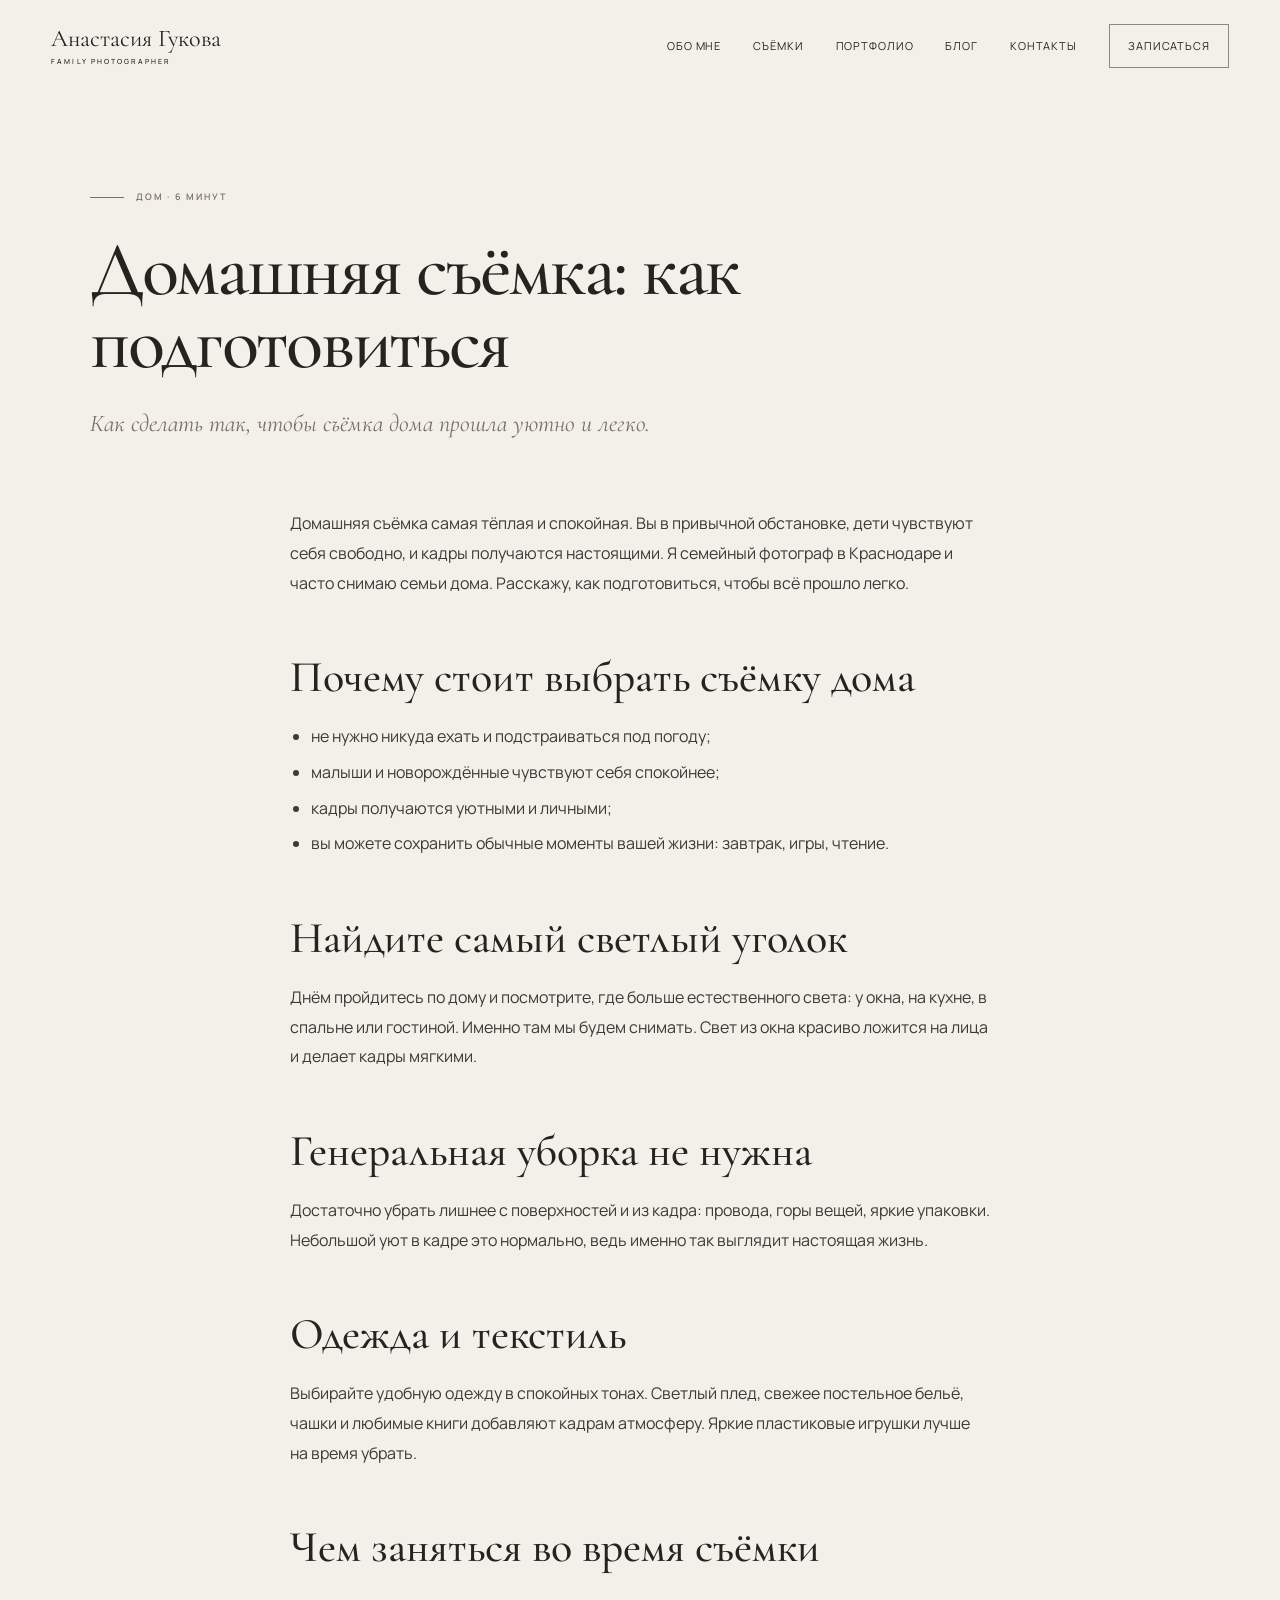
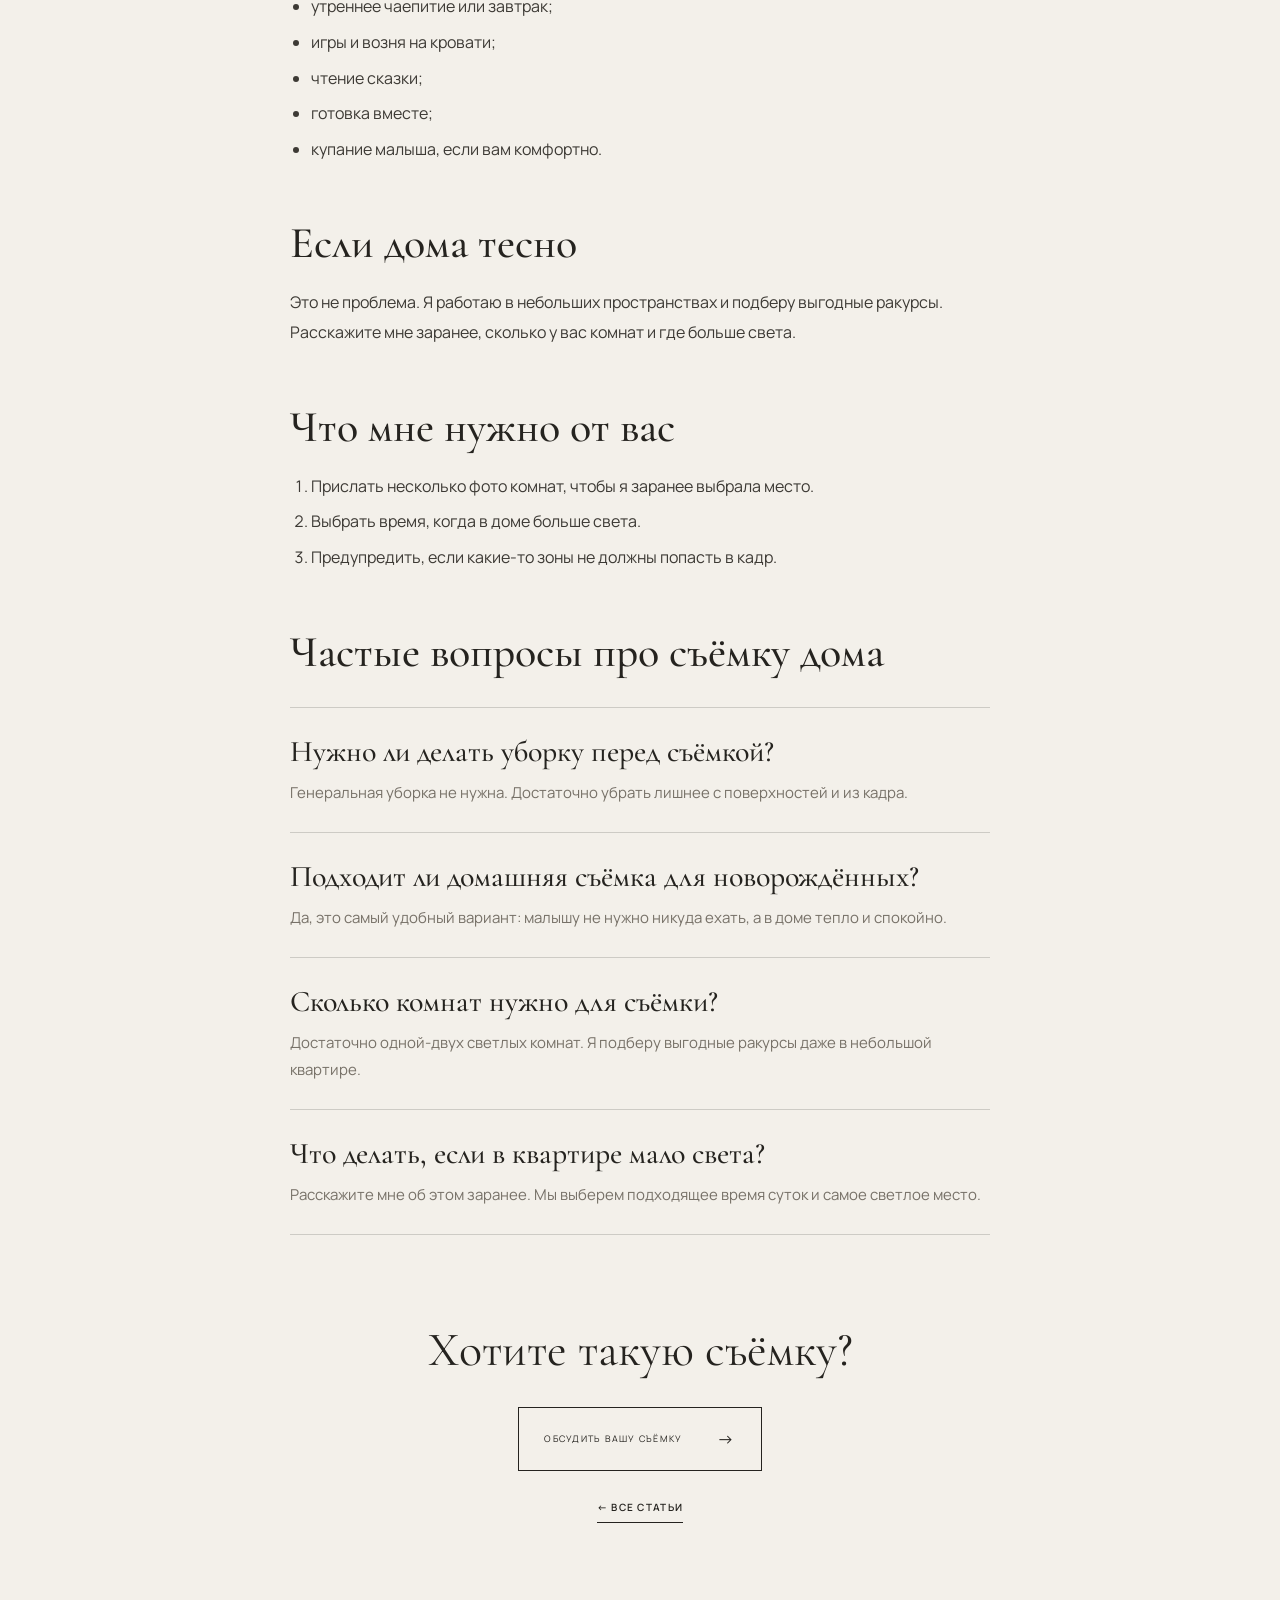
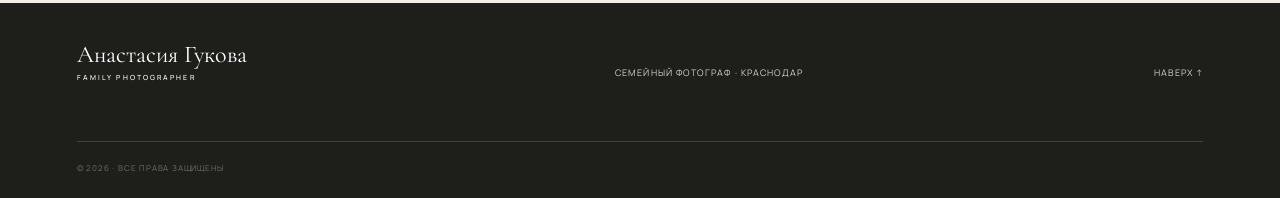
<file: blog/semka-doma.html>
<!doctype html>
<html lang="ru">
  <head>
    <meta charset="UTF-8" />
    <meta name="viewport" content="width=device-width, initial-scale=1.0" />
    <title>Домашняя семейная съёмка в Краснодаре: как подготовиться</title>
    <meta name="description" content="Как подготовиться к семейной фотосессии дома: свет, уборка, одежда и сценарии. Подходит для малышей и новорождённых. Советы фотографа из Краснодара." />
    <link rel="canonical" href="https://agukova.ru/blog/semka-doma.html" />
    <meta property="og:type" content="article" />
    <meta property="og:title" content="Домашняя семейная съёмка в Краснодаре: как подготовиться" />
    <meta property="og:description" content="Как подготовиться к семейной фотосессии дома: свет, уборка, одежда и сценарии. Подходит для малышей и новорождённых. Советы фотографа из Краснодара." />
    <meta property="og:url" content="https://agukova.ru/blog/semka-doma.html" />
    <meta property="og:image" content="https://agukova.ru/images/hero.jpg" />
    <link rel="icon" href="../favicon.svg" type="image/svg+xml" />
    <link rel="preconnect" href="https://fonts.googleapis.com" />
    <link rel="preconnect" href="https://fonts.gstatic.com" crossorigin />
    <link
      href="https://fonts.googleapis.com/css2?family=Cormorant+Garamond:ital,wght@0,400;0,500;0,600;1,400&family=Manrope:wght@300;400;500;600&display=swap"
      rel="stylesheet"
    />
    <link rel="stylesheet" href="../style.css" />
    <script type="application/ld+json">
{
  "@context": "https://schema.org",
  "@type": "Article",
  "headline": "Домашняя съёмка: как подготовиться",
  "description": "Как подготовиться к семейной фотосессии дома: свет, уборка, одежда и сценарии. Подходит для малышей и новорождённых. Советы фотографа из Краснодара.",
  "image": "https://agukova.ru/images/hero.jpg",
  "datePublished": "2026-10-24",
  "author": {
    "@type": "Person",
    "name": "Анастасия Гукова"
  },
  "mainEntityOfPage": "https://agukova.ru/blog/semka-doma.html"
}
    </script>
    <script type="application/ld+json">
{
  "@context": "https://schema.org",
  "@type": "FAQPage",
  "mainEntity": [
    {
      "@type": "Question",
      "name": "Нужно ли делать уборку перед съёмкой?",
      "acceptedAnswer": {
        "@type": "Answer",
        "text": "Генеральная уборка не нужна. Достаточно убрать лишнее с поверхностей и из кадра."
      }
    },
    {
      "@type": "Question",
      "name": "Подходит ли домашняя съёмка для новорождённых?",
      "acceptedAnswer": {
        "@type": "Answer",
        "text": "Да, это самый удобный вариант: малышу не нужно никуда ехать, а в доме тепло и спокойно."
      }
    },
    {
      "@type": "Question",
      "name": "Сколько комнат нужно для съёмки?",
      "acceptedAnswer": {
        "@type": "Answer",
        "text": "Достаточно одной-двух светлых комнат. Я подберу выгодные ракурсы даже в небольшой квартире."
      }
    },
    {
      "@type": "Question",
      "name": "Что делать, если в квартире мало света?",
      "acceptedAnswer": {
        "@type": "Answer",
        "text": "Расскажите мне об этом заранее. Мы выберем подходящее время суток и самое светлое место."
      }
    }
  ]
}
    </script>
  </head>
  <body>
    <main class="article-page">
      <header class="site-header header-dark">
        <a class="brand" href="../index.html">
          <span>Анастасия Гукова</span>
          <small>family photographer</small>
        </a>

        <button class="menu-button" type="button" aria-label="Открыть меню" aria-expanded="false">
          <span></span>
          <span></span>
        </button>

        <nav class="nav" aria-label="Основная навигация">
          <a href="../index.html#about">Обо мне</a>
          <a href="../index.html#services">Съёмки</a>
          <a href="../portfolio.html">Портфолио</a>
          <a href="../index.html#journal">Блог</a>
          <a href="../index.html#contact">Контакты</a>
          <a class="nav-cta" href="../index.html#contact">Записаться</a>
        </nav>
      </header>

      <article class="article section">
        <div class="article-inner">
          <div class="section-label">Дом · 6 минут</div>
          <h1 class="article-title">Домашняя съёмка: как подготовиться</h1>
          <p class="article-lead">Как сделать так, чтобы съёмка дома прошла уютно и легко.</p>

          <div class="article-body">
<p>Домашняя съёмка самая тёплая и спокойная. Вы в привычной обстановке, дети чувствуют себя свободно, и кадры получаются настоящими. Я семейный фотограф в Краснодаре и часто снимаю семьи дома. Расскажу, как подготовиться, чтобы всё прошло легко.</p>
<h2>Почему стоит выбрать съёмку дома</h2>
<ul><li>не нужно никуда ехать и подстраиваться под погоду;</li><li>малыши и новорождённые чувствуют себя спокойнее;</li><li>кадры получаются уютными и личными;</li><li>вы можете сохранить обычные моменты вашей жизни: завтрак, игры, чтение.</li></ul>
<h2>Найдите самый светлый уголок</h2>
<p>Днём пройдитесь по дому и посмотрите, где больше естественного света: у окна, на кухне, в спальне или гостиной. Именно там мы будем снимать. Свет из окна красиво ложится на лица и делает кадры мягкими.</p>
<h2>Генеральная уборка не нужна</h2>
<p>Достаточно убрать лишнее с поверхностей и из кадра: провода, горы вещей, яркие упаковки. Небольшой уют в кадре это нормально, ведь именно так выглядит настоящая жизнь.</p>
<h2>Одежда и текстиль</h2>
<p>Выбирайте удобную одежду в спокойных тонах. Светлый плед, свежее постельное бельё, чашки и любимые книги добавляют кадрам атмосферу. Яркие пластиковые игрушки лучше на время убрать.</p>
<h2>Чем заняться во время съёмки</h2>
<ul><li>утреннее чаепитие или завтрак;</li><li>игры и возня на кровати;</li><li>чтение сказки;</li><li>готовка вместе;</li><li>купание малыша, если вам комфортно.</li></ul>
<h2>Если дома тесно</h2>
<p>Это не проблема. Я работаю в небольших пространствах и подберу выгодные ракурсы. Расскажите мне заранее, сколько у вас комнат и где больше света.</p>
<h2>Что мне нужно от вас</h2>
<ol><li>Прислать несколько фото комнат, чтобы я заранее выбрала место.</li><li>Выбрать время, когда в доме больше света.</li><li>Предупредить, если какие-то зоны не должны попасть в кадр.</li></ol>

<h2>Частые вопросы про съёмку дома</h2>
<div class="faq">
  <div class="faq-item">
    <h3>Нужно ли делать уборку перед съёмкой?</h3>
    <p>Генеральная уборка не нужна. Достаточно убрать лишнее с поверхностей и из кадра.</p>
  </div>
  <div class="faq-item">
    <h3>Подходит ли домашняя съёмка для новорождённых?</h3>
    <p>Да, это самый удобный вариант: малышу не нужно никуда ехать, а в доме тепло и спокойно.</p>
  </div>
  <div class="faq-item">
    <h3>Сколько комнат нужно для съёмки?</h3>
    <p>Достаточно одной-двух светлых комнат. Я подберу выгодные ракурсы даже в небольшой квартире.</p>
  </div>
  <div class="faq-item">
    <h3>Что делать, если в квартире мало света?</h3>
    <p>Расскажите мне об этом заранее. Мы выберем подходящее время суток и самое светлое место.</p>
  </div>
</div>
          </div>
        </div>
      </article>

      <section class="article-cta section">
        <p>Хотите такую съёмку?</p>
        <a class="outline-link" href="../index.html#contact">Обсудить вашу съёмку <span>→</span></a>
        <div><a class="text-link" href="../index.html#journal">← Все статьи</a></div>
      </section>

      <footer>
        <a class="brand footer-brand" href="../index.html">
          <span>Анастасия Гукова</span>
          <small>family photographer</small>
        </a>
        <p>Семейный фотограф · Краснодар</p>
        <a href="#top">Наверх ↑</a>
        <small>© 2026 · Все права защищены</small>
      </footer>
    </main>

    <script src="../script.js"></script>
  </body>
</html>
</file>
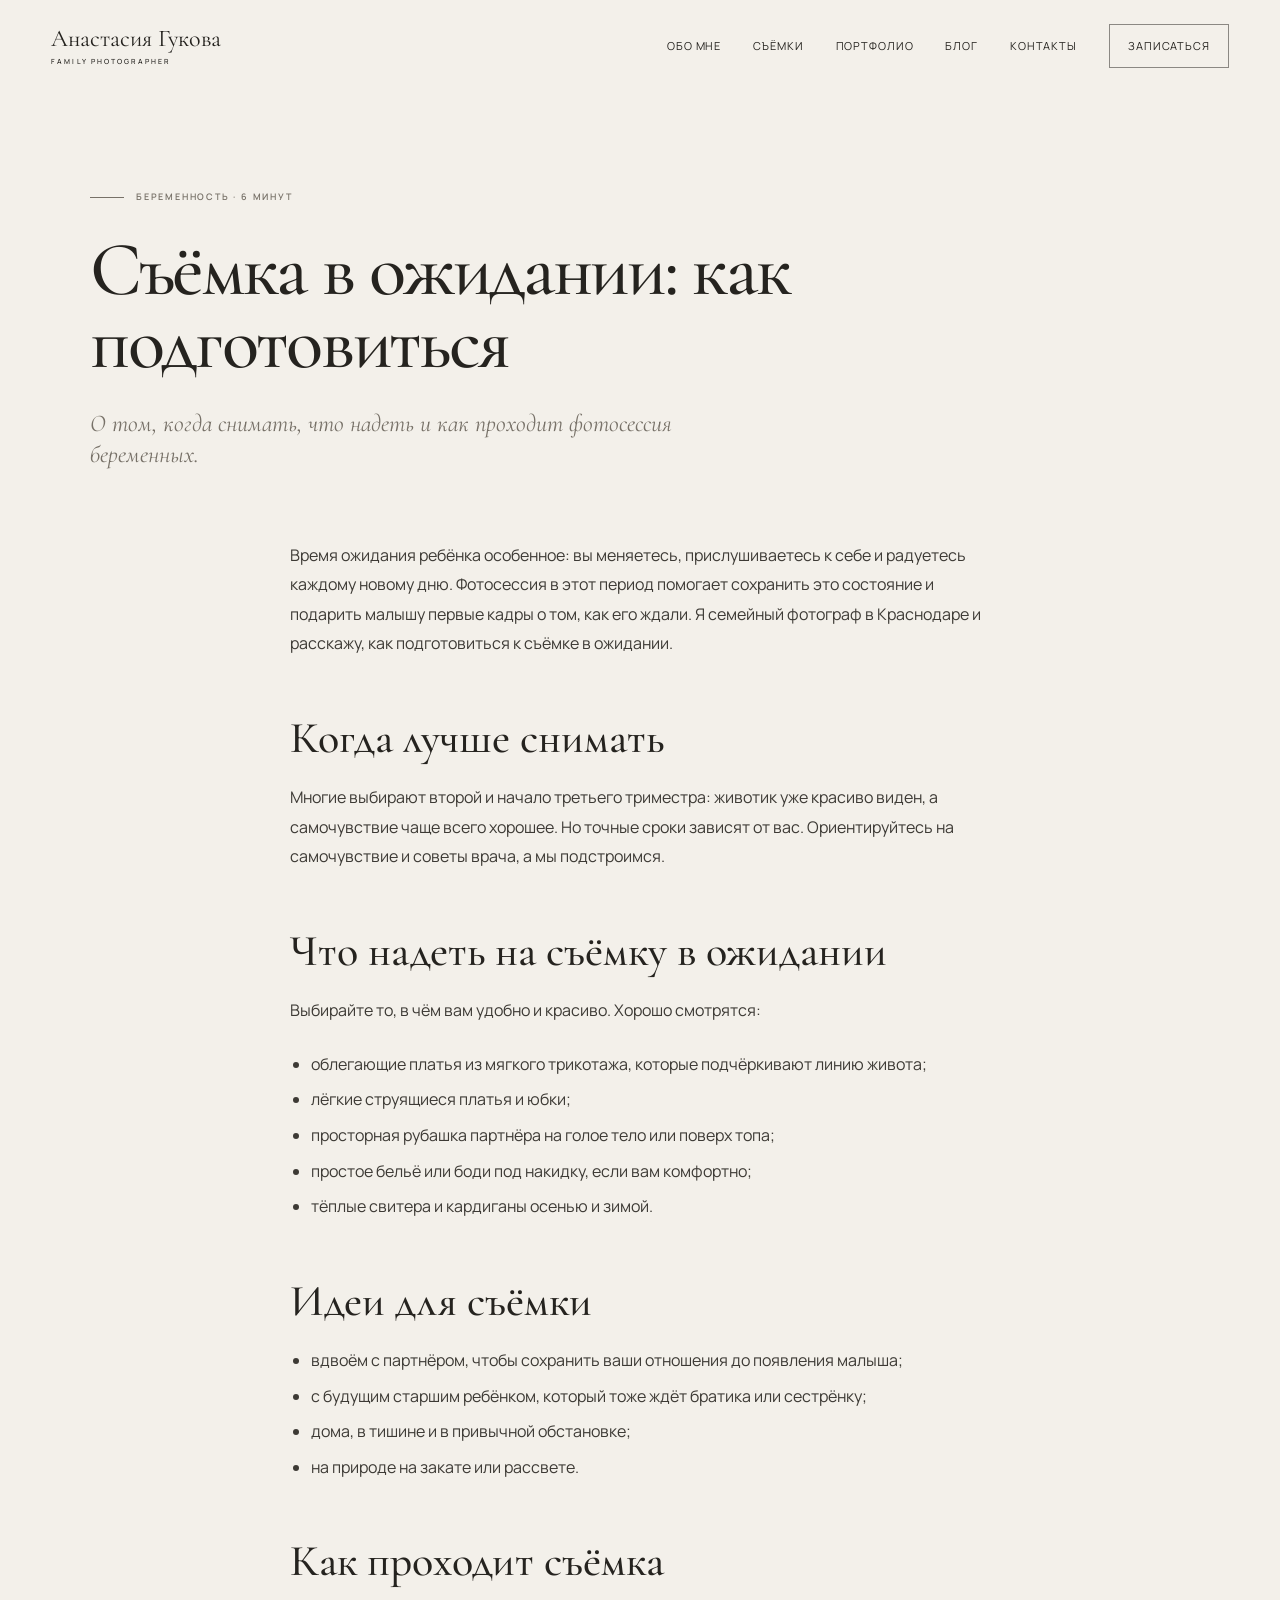
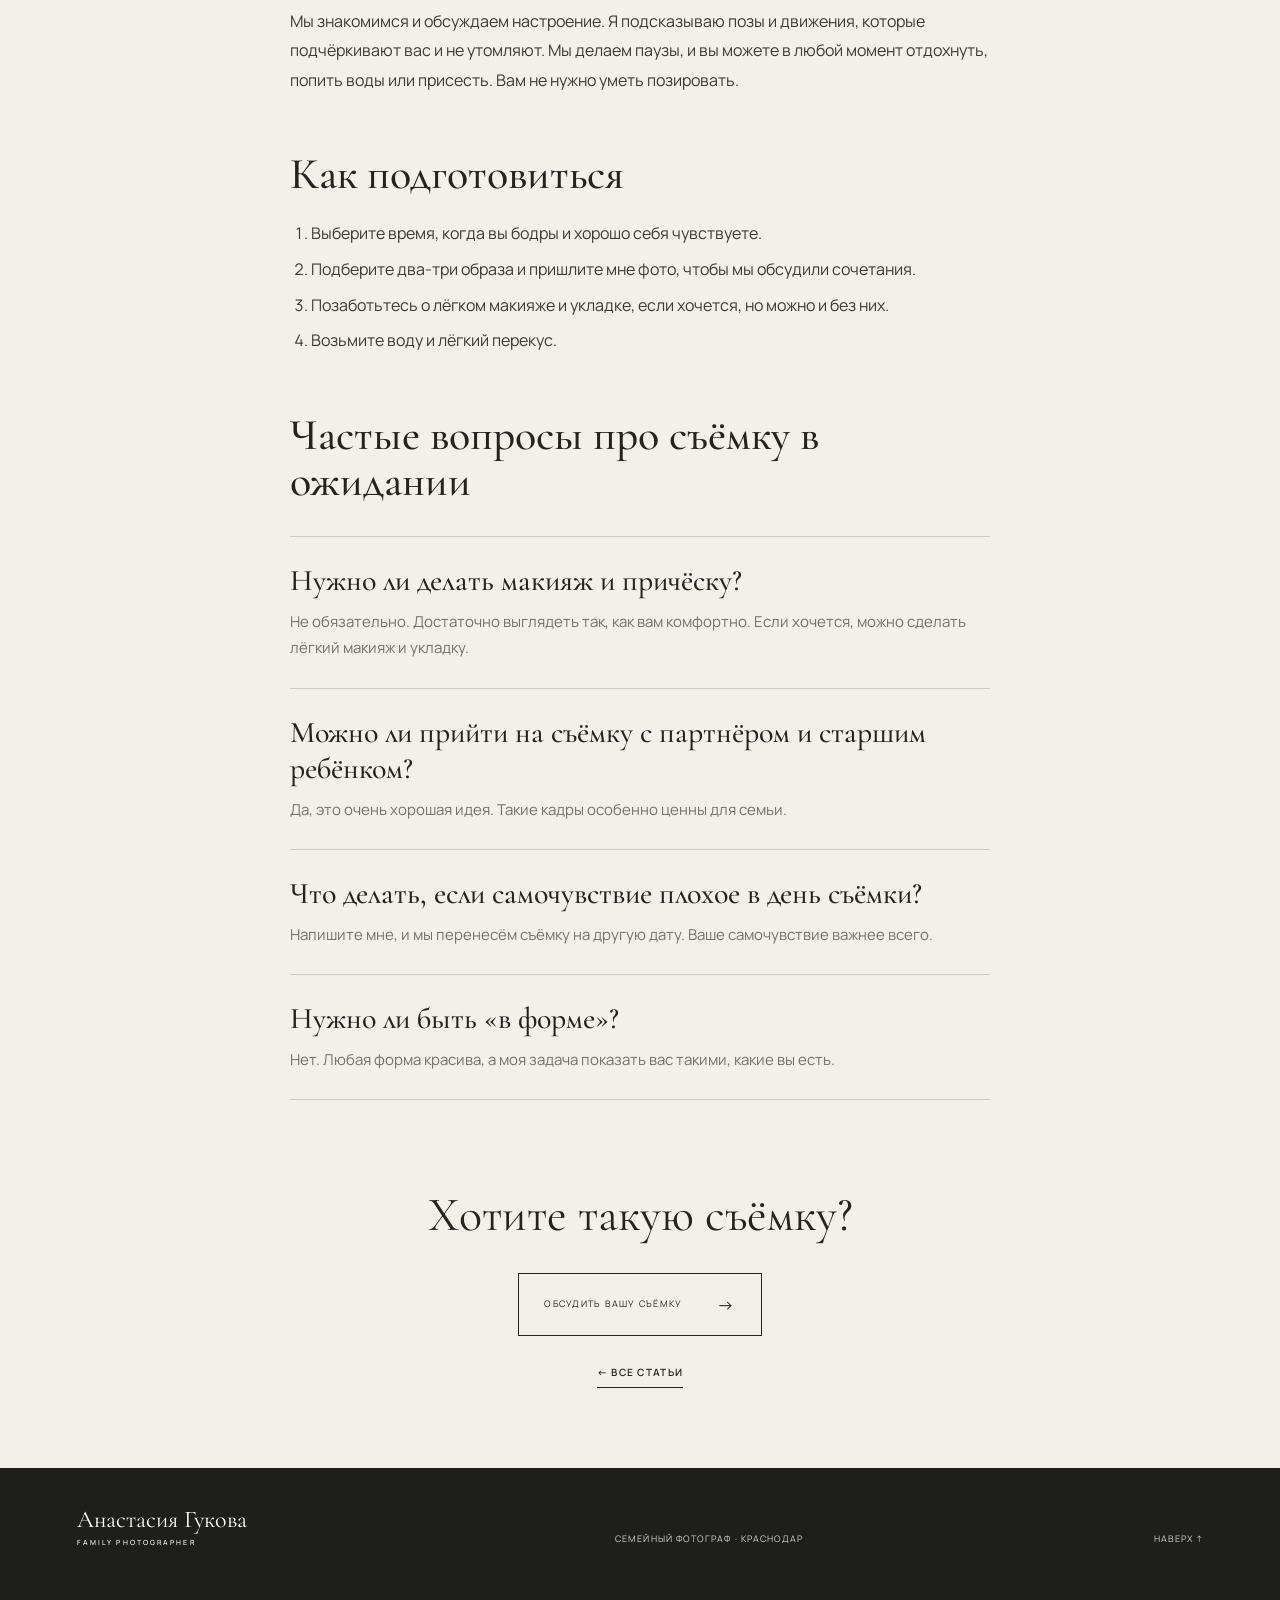
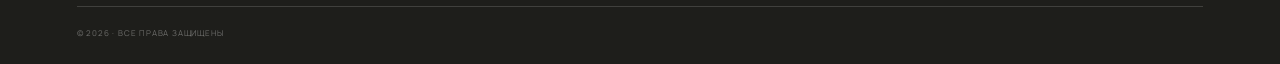
<file: blog/semka-v-ozhidanii.html>
<!doctype html>
<html lang="ru">
  <head>
    <meta charset="UTF-8" />
    <meta name="viewport" content="width=device-width, initial-scale=1.0" />
    <title>Фотосессия в ожидании в Краснодаре: как подготовиться</title>
    <meta name="description" content="Как подготовиться к фотосессии беременных: когда снимать, что надеть, идеи для съёмки и как проходит день. Советы семейного фотографа." />
    <link rel="canonical" href="https://agukova.ru/blog/semka-v-ozhidanii.html" />
    <meta property="og:type" content="article" />
    <meta property="og:title" content="Фотосессия в ожидании в Краснодаре: как подготовиться" />
    <meta property="og:description" content="Как подготовиться к фотосессии беременных: когда снимать, что надеть, идеи для съёмки и как проходит день. Советы семейного фотографа." />
    <meta property="og:url" content="https://agukova.ru/blog/semka-v-ozhidanii.html" />
    <meta property="og:image" content="https://agukova.ru/images/hero.jpg" />
    <link rel="icon" href="../favicon.svg" type="image/svg+xml" />
    <link rel="preconnect" href="https://fonts.googleapis.com" />
    <link rel="preconnect" href="https://fonts.gstatic.com" crossorigin />
    <link
      href="https://fonts.googleapis.com/css2?family=Cormorant+Garamond:ital,wght@0,400;0,500;0,600;1,400&family=Manrope:wght@300;400;500;600&display=swap"
      rel="stylesheet"
    />
    <link rel="stylesheet" href="../style.css" />
    <script type="application/ld+json">
{
  "@context": "https://schema.org",
  "@type": "Article",
  "headline": "Съёмка в ожидании: как подготовиться",
  "description": "Как подготовиться к фотосессии беременных: когда снимать, что надеть, идеи для съёмки и как проходит день. Советы семейного фотографа.",
  "image": "https://agukova.ru/images/hero.jpg",
  "datePublished": "2026-10-24",
  "author": {
    "@type": "Person",
    "name": "Анастасия Гукова"
  },
  "mainEntityOfPage": "https://agukova.ru/blog/semka-v-ozhidanii.html"
}
    </script>
    <script type="application/ld+json">
{
  "@context": "https://schema.org",
  "@type": "FAQPage",
  "mainEntity": [
    {
      "@type": "Question",
      "name": "Нужно ли делать макияж и причёску?",
      "acceptedAnswer": {
        "@type": "Answer",
        "text": "Не обязательно. Достаточно выглядеть так, как вам комфортно. Если хочется, можно сделать лёгкий макияж и укладку."
      }
    },
    {
      "@type": "Question",
      "name": "Можно ли прийти на съёмку с партнёром и старшим ребёнком?",
      "acceptedAnswer": {
        "@type": "Answer",
        "text": "Да, это очень хорошая идея. Такие кадры особенно ценны для семьи."
      }
    },
    {
      "@type": "Question",
      "name": "Что делать, если самочувствие плохое в день съёмки?",
      "acceptedAnswer": {
        "@type": "Answer",
        "text": "Напишите мне, и мы перенесём съёмку на другую дату. Ваше самочувствие важнее всего."
      }
    },
    {
      "@type": "Question",
      "name": "Нужно ли быть «в форме»?",
      "acceptedAnswer": {
        "@type": "Answer",
        "text": "Нет. Любая форма красива, а моя задача показать вас такими, какие вы есть."
      }
    }
  ]
}
    </script>
  </head>
  <body>
    <main class="article-page">
      <header class="site-header header-dark">
        <a class="brand" href="../index.html">
          <span>Анастасия Гукова</span>
          <small>family photographer</small>
        </a>

        <button class="menu-button" type="button" aria-label="Открыть меню" aria-expanded="false">
          <span></span>
          <span></span>
        </button>

        <nav class="nav" aria-label="Основная навигация">
          <a href="../index.html#about">Обо мне</a>
          <a href="../index.html#services">Съёмки</a>
          <a href="../portfolio.html">Портфолио</a>
          <a href="../index.html#journal">Блог</a>
          <a href="../index.html#contact">Контакты</a>
          <a class="nav-cta" href="../index.html#contact">Записаться</a>
        </nav>
      </header>

      <article class="article section">
        <div class="article-inner">
          <div class="section-label">Беременность · 6 минут</div>
          <h1 class="article-title">Съёмка в ожидании: как подготовиться</h1>
          <p class="article-lead">О том, когда снимать, что надеть и как проходит фотосессия беременных.</p>

          <div class="article-body">
<p>Время ожидания ребёнка особенное: вы меняетесь, прислушиваетесь к себе и радуетесь каждому новому дню. Фотосессия в этот период помогает сохранить это состояние и подарить малышу первые кадры о том, как его ждали. Я семейный фотограф в Краснодаре и расскажу, как подготовиться к съёмке в ожидании.</p>
<h2>Когда лучше снимать</h2>
<p>Многие выбирают второй и начало третьего триместра: животик уже красиво виден, а самочувствие чаще всего хорошее. Но точные сроки зависят от вас. Ориентируйтесь на самочувствие и советы врача, а мы подстроимся.</p>
<h2>Что надеть на съёмку в ожидании</h2>
<p>Выбирайте то, в чём вам удобно и красиво. Хорошо смотрятся:</p>
<ul><li>облегающие платья из мягкого трикотажа, которые подчёркивают линию живота;</li><li>лёгкие струящиеся платья и юбки;</li><li>просторная рубашка партнёра на голое тело или поверх топа;</li><li>простое бельё или боди под накидку, если вам комфортно;</li><li>тёплые свитера и кардиганы осенью и зимой.</li></ul>
<h2>Идеи для съёмки</h2>
<ul><li>вдвоём с партнёром, чтобы сохранить ваши отношения до появления малыша;</li><li>с будущим старшим ребёнком, который тоже ждёт братика или сестрёнку;</li><li>дома, в тишине и в привычной обстановке;</li><li>на природе на закате или рассвете.</li></ul>
<h2>Как проходит съёмка</h2>
<p>Мы знакомимся и обсуждаем настроение. Я подсказываю позы и движения, которые подчёркивают вас и не утомляют. Мы делаем паузы, и вы можете в любой момент отдохнуть, попить воды или присесть. Вам не нужно уметь позировать.</p>
<h2>Как подготовиться</h2>
<ol><li>Выберите время, когда вы бодры и хорошо себя чувствуете.</li><li>Подберите два-три образа и пришлите мне фото, чтобы мы обсудили сочетания.</li><li>Позаботьтесь о лёгком макияже и укладке, если хочется, но можно и без них.</li><li>Возьмите воду и лёгкий перекус.</li></ol>

<h2>Частые вопросы про съёмку в ожидании</h2>
<div class="faq">
  <div class="faq-item">
    <h3>Нужно ли делать макияж и причёску?</h3>
    <p>Не обязательно. Достаточно выглядеть так, как вам комфортно. Если хочется, можно сделать лёгкий макияж и укладку.</p>
  </div>
  <div class="faq-item">
    <h3>Можно ли прийти на съёмку с партнёром и старшим ребёнком?</h3>
    <p>Да, это очень хорошая идея. Такие кадры особенно ценны для семьи.</p>
  </div>
  <div class="faq-item">
    <h3>Что делать, если самочувствие плохое в день съёмки?</h3>
    <p>Напишите мне, и мы перенесём съёмку на другую дату. Ваше самочувствие важнее всего.</p>
  </div>
  <div class="faq-item">
    <h3>Нужно ли быть «в форме»?</h3>
    <p>Нет. Любая форма красива, а моя задача показать вас такими, какие вы есть.</p>
  </div>
</div>
          </div>
        </div>
      </article>

      <section class="article-cta section">
        <p>Хотите такую съёмку?</p>
        <a class="outline-link" href="../index.html#contact">Обсудить вашу съёмку <span>→</span></a>
        <div><a class="text-link" href="../index.html#journal">← Все статьи</a></div>
      </section>

      <footer>
        <a class="brand footer-brand" href="../index.html">
          <span>Анастасия Гукова</span>
          <small>family photographer</small>
        </a>
        <p>Семейный фотограф · Краснодар</p>
        <a href="#top">Наверх ↑</a>
        <small>© 2026 · Все права защищены</small>
      </footer>
    </main>

    <script src="../script.js"></script>
  </body>
</html>
</file>
<file: style.css>
:root {
  --paper: #f3f0ea;
  --ink: #25231f;
  --muted: #777168;
  --earth: #745f4e;
  --dark: #292823;
  --line: rgba(37, 35, 31, 0.18);
}

* {
  box-sizing: border-box;
}

html {
  scroll-behavior: smooth;
}

body {
  margin: 0;
  background: var(--paper);
  color: var(--ink);
  font-family: "Manrope", sans-serif;
  font-size: 14px;
  font-weight: 400;
  line-height: 1.6;
}

body,
a,
button {
  cursor: default;
}

a,
button {
  color: inherit;
}

a {
  text-decoration: none;
  cursor: pointer;
}

button {
  cursor: pointer;
}

img {
  display: block;
  width: 100%;
  height: 100%;
  object-fit: cover;
}

h1,
h2,
h3,
p {
  margin: 0;
}

h1,
h2,
h3 {
  font-family: "Cormorant Garamond", serif;
  font-weight: 500;
  line-height: 0.95;
}

em {
  font-weight: 400;
}

.site-header {
  position: absolute;
  z-index: 20;
  top: 0;
  left: 0;
  display: flex;
  width: 100%;
  align-items: center;
  justify-content: space-between;
  padding: 24px 4vw;
  color: #fff;
}

.brand {
  display: inline-flex;
  flex-direction: column;
  width: max-content;
  font-family: "Cormorant Garamond", serif;
  line-height: 1;
}

.brand span {
  font-size: 24px;
}

.brand small {
  margin-top: 7px;
  font-family: "Manrope", sans-serif;
  font-size: 7px;
  font-weight: 500;
  letter-spacing: 0.3em;
  text-transform: uppercase;
}

.nav {
  display: flex;
  align-items: center;
  gap: clamp(22px, 2.5vw, 44px);
  font-size: 11px;
  letter-spacing: 0.08em;
  text-transform: uppercase;
}

.nav > a:not(.nav-cta) {
  position: relative;
  padding: 8px 0;
}

.nav > a:not(.nav-cta)::after {
  position: absolute;
  right: 0;
  bottom: 3px;
  left: 0;
  height: 1px;
  background: currentColor;
  content: "";
  transform: scaleX(0);
  transform-origin: right;
  transition: transform 0.35s ease;
}

.nav > a:hover::after {
  transform: scaleX(1);
  transform-origin: left;
}

.nav-cta {
  border: 1px solid rgba(255, 255, 255, 0.65);
  padding: 12px 18px;
  transition: background 0.25s ease, color 0.25s ease;
}

.nav-cta:hover {
  background: #fff;
  color: var(--ink);
}

.menu-button {
  display: none;
}

.hero {
  padding: 10px;
  background: #191917;
}

.hero-image-wrap {
  position: relative;
  min-height: calc(100svh - 20px);
  overflow: hidden;
}

.hero-image {
  position: absolute;
  inset: 0;
  object-position: center 42%;
  animation: heroReveal 1.5s cubic-bezier(0.2, 0.75, 0.25, 1) both;
}

.hero-shade {
  position: absolute;
  inset: 0;
  background:
    linear-gradient(180deg, rgba(17, 16, 13, 0.48) 0%, rgba(17, 16, 13, 0.04) 38%),
    linear-gradient(90deg, rgba(22, 20, 16, 0.45), transparent 56%),
    linear-gradient(0deg, rgba(17, 16, 13, 0.45), transparent 38%);
}

.hero-kicker,
.hero-note,
.hero-copy {
  position: absolute;
  z-index: 2;
  color: #fff;
}

.hero-kicker {
  top: 23%;
  left: 6vw;
  font-size: 10px;
  letter-spacing: 0.2em;
  text-transform: uppercase;
}

.hero-copy {
  top: 33%;
  right: 6vw;
  left: 6vw;
  display: flex;
  align-items: flex-end;
  justify-content: space-between;
}

.hero-copy h1 {
  max-width: 900px;
  font-size: clamp(58px, 8vw, 128px);
  letter-spacing: -0.045em;
}

.hero-copy h1 em {
  margin-left: 8vw;
}

.circle-link {
  display: flex;
  width: 132px;
  height: 132px;
  flex: 0 0 auto;
  flex-direction: column;
  align-items: center;
  justify-content: center;
  border: 1px solid rgba(255, 255, 255, 0.65);
  border-radius: 50%;
  font-size: 8px;
  letter-spacing: 0.16em;
  text-transform: uppercase;
  transition: background 0.35s ease, color 0.35s ease, transform 0.35s ease;
}

.circle-link b {
  margin-top: 8px;
  font-size: 19px;
  font-weight: 300;
}

.circle-link:hover {
  background: #fff;
  color: var(--ink);
  transform: rotate(-6deg);
}

.hero-note {
  right: 6vw;
  bottom: 5vh;
  width: 250px;
  font-family: "Cormorant Garamond", serif;
  font-size: 18px;
  font-style: italic;
  line-height: 1.25;
}

.section {
  padding: 80px 6vw;
}

.section-label {
  display: flex;
  align-items: center;
  gap: 12px;
  color: var(--muted);
  font-size: 9px;
  font-weight: 600;
  letter-spacing: 0.2em;
  text-transform: uppercase;
}

.section-label::before {
  display: inline-block;
  width: 34px;
  height: 1px;
  background: currentColor;
  content: "";
}

.section-label.light {
  color: rgba(255, 255, 255, 0.6);
}

.intro-heading {
  display: flex;
  justify-content: center;
  margin: 28px 0 44px;
}

.intro-heading h2 {
  max-width: 900px;
  text-align: center;
  font-size: clamp(40px, 4.8vw, 72px);
  letter-spacing: -0.03em;
}

.intro-heading h2 em {
  color: var(--earth);
}

.intro-grid {
  display: grid;
  max-width: 1200px;
  margin: 0 auto;
  grid-template-columns: 0.85fr 0.9fr;
  grid-template-rows: auto auto;
  column-gap: clamp(40px, 6vw, 100px);
}

.intro-photo {
  height: 500px;
  grid-row: 1 / 3;
}

.intro-photo img {
  object-position: center 25%;
}

.intro-text {
  max-width: 480px;
  align-self: center;
}

.intro-text .lead {
  margin-bottom: 22px;
  font-family: "Cormorant Garamond", serif;
  font-size: 31px;
  line-height: 1.15;
}

.intro-text > p:not(.lead) {
  margin-bottom: 18px;
  color: #5f5b55;
  font-size: 13px;
}

.text-link {
  display: inline-flex;
  align-items: center;
  gap: 18px;
  margin-top: 22px;
  border-bottom: 1px solid var(--ink);
  padding-bottom: 7px;
  font-size: 10px;
  font-weight: 600;
  letter-spacing: 0.13em;
  text-transform: uppercase;
}

.text-link span {
  font-size: 17px;
  transition: transform 0.25s ease;
}

.text-link:hover span {
  transform: translateX(5px);
}

blockquote {
  margin: 36px 0 0;
  color: var(--earth);
  font-family: "Cormorant Garamond", serif;
  font-size: 31px;
  font-style: italic;
  line-height: 1.15;
}

.services {
  background: var(--dark);
  color: #fff;
}

.services-title {
  display: flex;
  align-items: flex-end;
  justify-content: space-between;
  margin: 28px 0 36px;
}

.services-title h2 {
  max-width: 700px;
  font-size: clamp(40px, 4.8vw, 68px);
}

.services-title p {
  margin-bottom: 8px;
  color: rgba(255, 255, 255, 0.55);
  font-size: 12px;
}

.service-list {
  display: grid;
  grid-template-columns: repeat(3, 1fr);
}

.service-card {
  position: relative;
  height: 560px;
  overflow: hidden;
  border-right: 1px solid rgba(255, 255, 255, 0.35);
}

.service-card:last-child {
  border: 0;
}

.service-card img {
  filter: saturate(0.75);
  transition: transform 0.8s cubic-bezier(0.2, 0.75, 0.25, 1), filter 0.4s ease;
}

.service-card:hover img {
  filter: saturate(1);
  transform: scale(1.04);
}

.service-overlay {
  position: absolute;
  inset: 0;
  background: linear-gradient(0deg, rgba(16, 15, 13, 0.8), transparent 65%);
}

.service-number {
  position: absolute;
  top: 25px;
  left: 25px;
  font-size: 10px;
  letter-spacing: 0.15em;
}

.service-copy {
  position: absolute;
  right: 28px;
  bottom: 34px;
  left: 28px;
}

.service-copy h3 {
  margin-bottom: 16px;
  font-size: 41px;
}

.service-copy p {
  max-width: 290px;
  color: rgba(255, 255, 255, 0.68);
  font-size: 11px;
}

.service-copy a {
  display: flex;
  align-items: center;
  justify-content: space-between;
  margin-top: 25px;
  border-top: 1px solid rgba(255, 255, 255, 0.45);
  padding-top: 16px;
  font-size: 9px;
  letter-spacing: 0.15em;
  text-transform: uppercase;
}

.service-copy a span {
  font-size: 20px;
}

.portfolio {
  overflow: hidden;
}

.portfolio-head {
  text-align: center;
}

.portfolio-head .section-label {
  justify-content: center;
}

.portfolio-head h2 {
  margin: 22px 0 12px;
  font-size: clamp(48px, 6vw, 84px);
  letter-spacing: -0.04em;
}

.portfolio-head h2 span {
  color: var(--earth);
}

.portfolio-head p {
  color: var(--muted);
  font-family: "Cormorant Garamond", serif;
  font-size: 20px;
  font-style: italic;
}

.gallery {
  display: grid;
  max-width: 1040px;
  margin: 90px auto 70px;
  grid-template-columns: 1fr 1fr;
  align-items: start;
  gap: 90px 8vw;
}

.gallery-item {
  position: relative;
  margin: 0;
}

/* Все фото одного размера и одной пропорции, вторая колонка слегка сдвинута вниз */
.gallery-item img {
  height: auto;
  aspect-ratio: 4 / 5;
  transition: filter 0.4s ease;
}

.gallery-item:hover img {
  filter: brightness(0.86);
}

.gallery-b,
.gallery-d {
  margin-top: 80px;
}

.gallery-item figcaption {
  display: flex;
  align-items: baseline;
  justify-content: space-between;
  padding-top: 15px;
}

.gallery-item figcaption span {
  color: var(--muted);
  font-size: 8px;
  letter-spacing: 0.16em;
  text-transform: uppercase;
}

.gallery-item figcaption b {
  font-family: "Cormorant Garamond", serif;
  font-size: 20px;
  font-weight: 500;
}

.outline-link {
  display: flex;
  width: max-content;
  align-items: center;
  gap: 35px;
  margin: 32px auto 0;
  border: 1px solid var(--ink);
  padding: 17px 25px;
  font-size: 9px;
  letter-spacing: 0.14em;
  text-transform: uppercase;
  transition: background 0.25s ease, color 0.25s ease;
}

.outline-link span {
  font-size: 17px;
}

.outline-link:hover {
  background: var(--ink);
  color: var(--paper);
}

.process {
  background: #ded8ce;
}

.process-grid {
  display: grid;
  margin-top: 50px;
  grid-template-columns: 0.85fr 1.15fr;
  gap: 9vw;
}

.process-grid > h2 {
  position: sticky;
  top: 50px;
  height: max-content;
  font-size: clamp(48px, 5vw, 78px);
}

.process-grid > h2 em {
  color: var(--earth);
}

.steps {
  border-top: 1px solid var(--line);
}

.step {
  display: grid;
  grid-template-columns: 45px 0.8fr 1fr;
  gap: 25px;
  border-bottom: 1px solid var(--line);
  padding: 34px 0;
}

.step > span {
  color: var(--earth);
  font-size: 9px;
  letter-spacing: 0.12em;
}

.step h3 {
  font-size: 29px;
}

.step p {
  color: #6c665e;
  font-size: 12px;
}

.journal {
  background: var(--paper);
}

.journal-top {
  display: flex;
  align-items: flex-end;
  justify-content: space-between;
  margin-bottom: 36px;
}

.journal-top h2 {
  margin-top: 30px;
  font-size: clamp(48px, 5.5vw, 82px);
}

.journal-grid {
  display: grid;
  border-top: 1px solid var(--line);
  grid-template-columns: repeat(3, 1fr);
}

.journal-grid article {
  min-height: 280px;
  border-right: 1px solid var(--line);
  border-bottom: 1px solid var(--line);
  padding: 35px 35px 40px;
}

.journal-grid article:nth-child(3n + 1) {
  padding-left: 0;
}

.journal-grid article:nth-child(3n) {
  border-right: 0;
}

.journal-grid article > span {
  color: var(--muted);
  font-size: 8px;
  letter-spacing: 0.14em;
  text-transform: uppercase;
}

.journal-grid h3 {
  margin: 40px 0 16px;
  font-size: 33px;
  line-height: 1.05;
}

.journal-grid p {
  color: var(--muted);
  font-size: 11px;
}

.journal-grid a {
  display: inline-block;
  margin-top: 30px;
  border-bottom: 1px solid currentColor;
  padding-bottom: 5px;
  font-size: 9px;
  letter-spacing: 0.12em;
  text-transform: uppercase;
}

.contact {
  display: grid;
  min-height: 640px;
  padding: 10px;
  background: #1e1e1b;
  color: #fff;
  grid-template-columns: 1fr 1fr;
}

.contact-image {
  min-height: 560px;
}

.contact-image img {
  object-position: 55% center;
}

.contact-copy {
  display: flex;
  flex-direction: column;
  justify-content: center;
  padding: 56px 6vw;
}

.contact-copy h2 {
  margin: 24px 0 22px;
  font-size: clamp(40px, 4.4vw, 68px);
}

.contact-copy h2 em {
  color: #bba48e;
}

.contact-copy > p {
  max-width: 460px;
  color: rgba(255, 255, 255, 0.62);
  font-size: 12px;
}

.contact-actions {
  display: flex;
  flex-wrap: wrap;
  gap: 12px;
  margin-top: 30px;
}

.primary-button,
.secondary-button {
  padding: 16px 24px;
  font-size: 9px;
  letter-spacing: 0.13em;
  text-transform: uppercase;
  transition: background 0.25s ease, color 0.25s ease;
}

.primary-button {
  background: #e8e2d9;
  color: var(--ink);
}

.secondary-button {
  border: 1px solid rgba(255, 255, 255, 0.5);
}

.primary-button:hover {
  background: #fff;
}

.secondary-button:hover {
  background: #fff;
  color: var(--ink);
}

.socials {
  display: flex;
  gap: 28px;
  margin-top: 55px;
}

.socials a {
  border-bottom: 1px solid rgba(255, 255, 255, 0.45);
  font-size: 9px;
  letter-spacing: 0.13em;
  text-transform: uppercase;
}

footer {
  display: grid;
  align-items: end;
  padding: 40px 6vw 24px;
  background: #1e1e1b;
  color: rgba(255, 255, 255, 0.8);
  grid-template-columns: 1fr 1fr auto;
  gap: 30px;
}

.footer-brand {
  color: #fff;
}

footer > p,
footer > a:not(.brand) {
  font-size: 9px;
  letter-spacing: 0.12em;
  text-transform: uppercase;
}

footer > small {
  grid-column: 1 / -1;
  margin-top: 30px;
  border-top: 1px solid rgba(255, 255, 255, 0.15);
  padding-top: 20px;
  color: rgba(255, 255, 255, 0.35);
  font-size: 8px;
  letter-spacing: 0.1em;
  text-transform: uppercase;
}

@keyframes heroReveal {
  from {
    opacity: 0;
    transform: scale(1.06);
  }
  to {
    opacity: 1;
    transform: scale(1);
  }
}

@media (max-width: 900px) {
  .site-header {
    position: absolute;
    padding: 22px 24px;
  }

  .menu-button {
    position: relative;
    z-index: 22;
    display: flex;
    width: 44px;
    height: 44px;
    flex-direction: column;
    align-items: center;
    justify-content: center;
    gap: 7px;
    border: 1px solid rgba(255, 255, 255, 0.45);
    background: transparent;
  }

  .menu-button span {
    width: 18px;
    height: 1px;
    background: #fff;
    transition: transform 0.25s ease;
  }

  .menu-button.is-open span:first-child {
    transform: translateY(4px) rotate(45deg);
  }

  .menu-button.is-open span:last-child {
    transform: translateY(-4px) rotate(-45deg);
  }

  .nav {
    position: fixed;
    z-index: 21;
    inset: 0;
    display: flex;
    flex-direction: column;
    align-items: flex-start;
    justify-content: center;
    padding: 80px 12vw;
    background: #272620;
    font-family: "Cormorant Garamond", serif;
    font-size: 38px;
    letter-spacing: -0.02em;
    text-transform: none;
    opacity: 0;
    pointer-events: none;
    transform: translateY(-20px);
    transition: opacity 0.3s ease, transform 0.3s ease;
  }

  .nav.is-open {
    opacity: 1;
    pointer-events: auto;
    transform: translateY(0);
  }

  .nav-cta {
    margin-top: 12px;
    font-family: "Manrope", sans-serif;
    font-size: 11px;
    letter-spacing: 0.1em;
    text-transform: uppercase;
  }

  .hero-copy {
    top: 31%;
    display: block;
  }

  .hero-copy h1 em {
    margin-left: 0;
  }

  .circle-link {
    width: 110px;
    height: 110px;
    margin: 45px 0 0 auto;
  }

  .hero-note {
    right: auto;
    bottom: 4vh;
    left: 6vw;
  }

  .section {
    padding: 64px 6vw;
  }

  .intro-grid {
    column-gap: 7vw;
  }

  .intro-photo {
    height: 440px;
  }

  .services-title {
    align-items: flex-start;
    flex-direction: column;
    gap: 25px;
  }

  .service-card {
    height: 500px;
  }

  .gallery {
    gap: 65px 6vw;
  }

  .contact {
    min-height: 700px;
  }

  .contact-copy {
    padding: 6vw;
  }
}

@media (max-width: 640px) {
  .brand span {
    font-size: 21px;
  }

  .hero {
    padding: 6px;
  }

  .hero-image-wrap {
    min-height: calc(100svh - 12px);
  }

  .hero-image {
    object-position: 58% center;
  }

  .hero-kicker {
    top: 22%;
    left: 20px;
  }

  .hero-copy {
    top: 33%;
    right: 20px;
    left: 20px;
  }

  .hero-copy h1 {
    font-size: clamp(52px, 17vw, 72px);
    line-height: 0.9;
  }

  .circle-link {
    margin-top: 55px;
  }

  .hero-note {
    left: 20px;
    width: 210px;
    font-size: 16px;
  }

  .section {
    padding: 56px 20px;
  }

  .intro-heading {
    margin: 28px 0 36px;
  }

  .intro-heading h2 {
    font-size: 47px;
  }

  .intro-grid {
    display: flex;
    flex-direction: column;
  }

  .intro-photo {
    /* height: 480px; */
    margin-bottom: 45px;
  }

  .intro-text .lead {
    font-size: 27px;
  }

  blockquote {
    margin-top: 50px;
    font-size: 27px;
  }

  .services-title h2 {
    font-size: 50px;
  }

  .service-list {
    display: flex;
    flex-direction: column;
  }

  .service-card {
    height: 480px;
    border-right: 0;
    border-bottom: 1px solid rgba(255, 255, 255, 0.35);
  }

  .portfolio-head h2 {
    font-size: 52px;
  }

  .gallery {
    display: flex;
    margin-top: 60px;
    flex-direction: column;
    gap: 70px;
  }

  .gallery-a,
  .gallery-b,
  .gallery-c,
  .gallery-d {
    width: 100%;
    margin: 0;
  }

  .gallery-item img {
    aspect-ratio: 4 / 5;
  }

  .gallery-item figcaption {
    align-items: flex-start;
    flex-direction: column;
    gap: 5px;
  }

  .process-grid {
    display: block;
  }

  .process-grid > h2 {
    position: static;
    margin: 40px 0 60px;
    font-size: 48px;
  }

  .step {
    grid-template-columns: 35px 1fr;
    gap: 15px;
  }

  .step p {
    grid-column: 2;
  }

  .journal-top {
    align-items: flex-start;
    flex-direction: column;
  }

  .journal-top h2 {
    font-size: 49px;
  }

  .journal-grid {
    grid-template-columns: 1fr;
  }

  .journal-grid article,
  .journal-grid article:not(:first-child) {
    min-height: 0;
    border-right: 0;
    border-bottom: 1px solid var(--line);
    padding: 35px 0 45px;
  }

  .journal-grid h3 {
    margin-top: 40px;
  }

  .contact {
    display: flex;
    min-height: 0;
    padding: 6px;
    flex-direction: column;
  }

  .contact-image {
    min-height: 500px;
  }

  .contact-copy {
    padding: 75px 20px 70px;
  }

  .contact-copy h2 {
    font-size: 52px;
  }

  .contact-actions {
    align-items: stretch;
    flex-direction: column;
  }

  .primary-button,
  .secondary-button {
    text-align: center;
  }

  footer {
    display: flex;
    align-items: flex-start;
    padding: 55px 26px 25px;
    flex-direction: column;
  }

  footer > small {
    width: 100%;
  }
}

@media (prefers-reduced-motion: reduce) {
  html {
    scroll-behavior: auto;
  }

  *,
  *::before,
  *::after {
    animation-duration: 0.01ms !important;
    animation-iteration-count: 1 !important;
    transition-duration: 0.01ms !important;
  }
}

body.menu-lock {
  overflow: hidden;
}

[hidden] {
  display: none !important;
}

/* ---------- Страница статьи ---------- */
.header-dark {
  color: var(--ink);
}

.header-dark .nav-cta {
  border-color: rgba(37, 35, 31, 0.5);
}

.header-dark .nav-cta:hover {
  background: var(--ink);
  color: var(--paper);
}

.header-dark .menu-button {
  border-color: rgba(37, 35, 31, 0.4);
}

.header-dark .menu-button span {
  background: var(--ink);
}

.article-page .article {
  padding-top: 190px;
  padding-bottom: 90px;
}

.article-inner {
  max-width: 1100px;
  margin: 0 auto;
}

.article-title {
  max-width: 900px;
  margin: 30px 0 28px;
  font-size: clamp(46px, 6vw, 88px);
  letter-spacing: -0.03em;
}

.article-lead {
  max-width: 640px;
  color: var(--muted);
  font-family: "Cormorant Garamond", serif;
  font-size: 24px;
  font-style: italic;
  line-height: 1.3;
}

.article-cover {
  height: min(60vw, 560px);
  margin-top: 60px;
}

.article-body {
  max-width: 700px;
  margin: 70px auto 0;
}

.article-body p {
  margin-bottom: 24px;
  color: #3d3a35;
  font-size: 16px;
  line-height: 1.85;
  white-space: pre-line;
}

.article-body h2 {
  margin: 56px 0 22px;
  font-size: clamp(32px, 4vw, 44px);
  line-height: 1.05;
}

.article-quote {
  margin: 48px 0;
  border-left: 1px solid var(--earth);
  padding-left: 28px;
  font-size: 29px;
}

.article-figure {
  margin: 48px 0;
}

.article-figure img {
  height: auto;
}

.article-figure figcaption {
  margin-top: 12px;
  color: var(--muted);
  font-size: 12px;
}

.article-status {
  max-width: 700px;
  margin: 0 auto;
  color: var(--muted);
  font-family: "Cormorant Garamond", serif;
  font-size: 26px;
  font-style: italic;
}

.article-cta {
  padding-top: 0 !important;
  text-align: center;
}

.article-cta p {
  margin-bottom: 8px;
  font-family: "Cormorant Garamond", serif;
  font-size: clamp(32px, 4vw, 48px);
  line-height: 1.05;
}

@media (max-width: 900px) {
  .header-dark .nav {
    color: #fff;
  }

  .header-dark .nav-cta {
    border-color: rgba(255, 255, 255, 0.65);
  }

  .header-dark .nav-cta:hover {
    background: #fff;
    color: var(--ink);
  }

  .header-dark .menu-button.is-open {
    border-color: rgba(255, 255, 255, 0.45);
  }

  .header-dark .menu-button.is-open span {
    background: #fff;
  }
}

@media (max-width: 640px) {
  .article-page .article {
    padding-top: 150px;
  }

  .article-lead {
    font-size: 21px;
  }

  .article-body {
    margin-top: 50px;
  }

  .article-quote {
    font-size: 25px;
  }
}

.article-cta .text-link {
  margin-top: 28px;
}

/* ---------- Страница «Портфолио» ---------- */
.portfolio-actions {
  display: flex;
  flex-wrap: wrap;
  justify-content: center;
  gap: 0 16px;
}

.portfolio-actions .outline-link {
  margin: 45px 0 0;
}

.portfolio-page .pf-section {
  padding-top: 190px;
  padding-bottom: 70px;
}

.portfolio-head h1 {
  margin: 22px 0 12px;
  font-size: clamp(48px, 6vw, 84px);
  letter-spacing: -0.04em;
}

.portfolio-head h1 span {
  color: var(--earth);
}

.pf-filter {
  display: flex;
  flex-wrap: wrap;
  justify-content: center;
  gap: 10px;
  margin: 50px 0 60px;
}

.pf-filter button {
  border: 1px solid rgba(37, 35, 31, 0.25);
  background: transparent;
  color: var(--ink);
  padding: 13px 22px;
  font: inherit;
  font-size: 10px;
  letter-spacing: 0.16em;
  text-transform: uppercase;
  cursor: pointer;
  transition: background 0.25s ease, color 0.25s ease, border-color 0.25s ease;
}

.pf-filter button:hover {
  border-color: var(--ink);
}

.pf-filter button.is-active {
  border-color: var(--ink);
  background: var(--ink);
  color: var(--paper);
}

.pf-grid {
  max-width: 1240px;
  margin: 0 auto;
  columns: 3;
  column-gap: 28px;
}

.pf-item {
  margin: 0 0 28px;
  break-inside: avoid;
}

.pf-item a {
  display: block;
  overflow: hidden;
  cursor: zoom-in;
}

.pf-item img {
  height: auto;
  transition: filter 0.4s ease, transform 0.6s ease;
}

.pf-item a:hover img {
  filter: brightness(0.88);
  transform: scale(1.02);
}

.pf-item figcaption {
  display: flex;
  align-items: baseline;
  justify-content: space-between;
  padding-top: 12px;
}

.pf-item figcaption span {
  color: var(--muted);
  font-size: 8px;
  letter-spacing: 0.16em;
  text-transform: uppercase;
}

.pf-item figcaption b {
  font-family: "Cormorant Garamond", serif;
  font-size: 19px;
  font-weight: 500;
}

.lightbox {
  position: fixed;
  inset: 0;
  z-index: 100;
  display: flex;
  align-items: center;
  justify-content: center;
  background: rgba(20, 19, 16, 0.95);
  padding: 60px 80px;
}

.lightbox figure {
  display: flex;
  max-width: 100%;
  max-height: 100%;
  margin: 0;
  flex-direction: column;
  align-items: center;
}

.lightbox img {
  width: auto;
  height: auto;
  max-width: 100%;
  max-height: calc(100vh - 150px);
  object-fit: contain;
}

.lightbox figcaption {
  margin-top: 14px;
  color: rgba(255, 255, 255, 0.7);
  font-size: 10px;
  letter-spacing: 0.16em;
  text-transform: uppercase;
}

.lightbox button {
  position: absolute;
  border: 0;
  background: transparent;
  color: #fff;
  padding: 14px;
  font: inherit;
  font-size: 34px;
  line-height: 1;
  cursor: pointer;
  opacity: 0.8;
}

.lightbox button:hover {
  opacity: 1;
}

.lightbox-close {
  top: 12px;
  right: 16px;
}

.lightbox-nav {
  top: 50%;
  transform: translateY(-50%);
}

.lightbox-nav.prev {
  left: 12px;
}

.lightbox-nav.next {
  right: 12px;
}

@media (max-width: 900px) {
  .pf-grid {
    columns: 2;
    column-gap: 18px;
  }

  .pf-item {
    margin-bottom: 18px;
  }

  .lightbox {
    padding: 60px 56px;
  }
}

@media (max-width: 640px) {
  .portfolio-page .pf-section {
    padding-top: 150px;
  }

  .portfolio-head h1 {
    font-size: 75px;
  }

  .pf-grid {
    columns: 1;
  }

  .lightbox {
    padding: 60px 8px;
  }

  .lightbox-nav {
    top: auto;
    bottom: 12px;
    transform: none;
  }
}

/* ---------- Условия съёмки (окно) ---------- */
.service-modal {
  position: fixed;
  inset: 0;
  z-index: 100;
  display: flex;
  align-items: center;
  justify-content: center;
  background: rgba(20, 19, 16, 0.78);
  padding: 24px;
  backdrop-filter: blur(4px);
}

.service-modal-panel {
  position: relative;
  width: min(560px, 100%);
  max-height: 100%;
  overflow: auto;
  background: var(--paper);
  color: var(--ink);
  padding: 52px 52px 48px;
  animation: service-modal-in 0.35s ease;
}

.service-modal-panel h3 {
  margin: 26px 0 34px;
  font-size: clamp(38px, 5vw, 52px);
  line-height: 1;
  letter-spacing: -0.02em;
}

.service-modal-close {
  position: absolute;
  top: 14px;
  right: 16px;
  border: 0;
  background: transparent;
  color: var(--ink);
  padding: 10px;
  font: inherit;
  font-size: 34px;
  line-height: 1;
  opacity: 0.7;
  cursor: pointer;
}

.service-modal-close:hover {
  opacity: 1;
}

.service-terms {
  margin: 0 0 40px;
  border-top: 1px solid var(--line);
}

.service-terms > div {
  display: flex;
  align-items: baseline;
  justify-content: space-between;
  gap: 24px;
  border-bottom: 1px solid var(--line);
  padding: 20px 0;
}

.service-terms dt {
  color: var(--muted);
  font-size: 9px;
  letter-spacing: 0.16em;
  text-transform: uppercase;
}

.service-terms dd {
  margin: 0;
  font-family: "Cormorant Garamond", serif;
  font-size: 25px;
  line-height: 1.15;
  text-align: right;
}

.service-terms .price dd {
  font-size: 42px;
}

.service-modal .outline-link {
  margin: 0;
}

@keyframes service-modal-in {
  from {
    opacity: 0;
    transform: translateY(16px);
  }
  to {
    opacity: 1;
    transform: none;
  }
}

@media (max-width: 640px) {
  .service-modal-panel {
    padding: 46px 26px 32px;
  }

  .service-terms dd {
    font-size: 22px;
  }

  .service-terms .price dd {
    font-size: 34px;
  }
}

/* ---------- Условия сотрудничества ---------- */
.terms {
  display: grid;
  grid-template-columns: 0.85fr 1.15fr;
  gap: 8vw;
  margin-top: 90px;
  border-top: 1px solid rgba(255, 255, 255, 0.25);
  padding-top: 70px;
}

.terms h3 {
  font-size: clamp(38px, 4vw, 60px);
  line-height: 1;
  letter-spacing: -0.02em;
}

.terms-copy {
  max-width: 620px;
}

.terms-copy p {
  color: rgba(255, 255, 255, 0.7);
  font-size: 14px;
  line-height: 1.8;
}

.terms-copy .terms-lead {
  margin-bottom: 26px;
  color: #fff;
  font-family: "Cormorant Garamond", serif;
  font-size: clamp(24px, 2.4vw, 30px);
  line-height: 1.3;
}

.terms-download {
  display: inline-flex;
  align-items: center;
  gap: 28px;
  margin-top: 38px;
}

.terms-download span {
  font-size: 15px;
}

@media (max-width: 900px) {
  .terms {
    grid-template-columns: 1fr;
    gap: 30px;
    margin-top: 70px;
    padding-top: 50px;
  }
}

/* ---------- Важная информация ---------- */
.info-grid {
  display: grid;
  grid-template-columns: 1fr 1fr;
  gap: 8vw;
  margin-top: 55px;
}

.info-item {
  border-top: 1px solid var(--line);
  padding-top: 35px;
}

.info-item > span {
  display: block;
  margin-bottom: 22px;
  color: var(--muted);
  font-size: 9px;
  letter-spacing: 0.16em;
}

.info-item h3 {
  margin-bottom: 22px;
  font-size: clamp(32px, 3.4vw, 46px);
  line-height: 1.05;
  letter-spacing: -0.02em;
}

.info-item p {
  max-width: 460px;
  color: var(--muted);
  font-size: 14px;
  line-height: 1.8;
}

@media (max-width: 900px) {
  .info-grid {
    grid-template-columns: 1fr;
    gap: 50px;
    margin-top: 40px;
  }
}

.pf-empty {
  color: var(--muted);
  font-family: "Cormorant Garamond", serif;
  font-size: 26px;
  font-style: italic;
  text-align: center;
}

/* ---------- Статьи: списки и частые вопросы ---------- */
.article-body ul,
.article-body ol {
  margin: 0 0 24px;
  padding-left: 1.3em;
  color: #3d3a35;
  font-size: 16px;
  line-height: 1.85;
}

.article-body li + li {
  margin-top: 6px;
}

.faq {
  margin-top: 32px;
  border-top: 1px solid var(--line);
}

.faq-item {
  border-bottom: 1px solid var(--line);
  padding: 26px 0;
}

.article-body .faq-item h3 {
  margin: 0 0 10px;
  font-family: "Cormorant Garamond", serif;
  font-size: clamp(24px, 3vw, 30px);
  font-weight: 500;
  line-height: 1.2;
}

.article-body .faq-item p {
  margin: 0;
  color: var(--muted);
  font-size: 15px;
  line-height: 1.75;
}

/* ---------- Стоимость (на странице) ---------- */
.pricing.section {
  padding: 80px 6vw;
}

.pricing-grid {
  display: grid;
  grid-template-columns: 0.8fr 1.2fr;
  gap: 6vw;
  align-items: start;
  margin-top: 36px;
}

.pricing-copy h2 {
  margin-bottom: 18px;
  font-size: clamp(32px, 3.6vw, 48px);
  line-height: 1.05;
  letter-spacing: -0.02em;
}

.pricing-copy p {
  max-width: 380px;
  margin-bottom: 22px;
  color: var(--muted);
  font-size: 13px;
  line-height: 1.7;
}

.pricing-copy .outline-link {
  margin: 0;
  padding: 13px 20px;
  gap: 24px;
}

.pricing .service-terms {
  margin: 0;
}

.pricing .service-terms > div {
  padding: 11px 0;
}

.pricing .service-terms dd {
  font-size: 20px;
}

.pricing .service-terms .price dd {
  font-size: 30px;
}

@media (max-width: 900px) {
  .pricing.section {
    padding: 60px 6vw;
  }

  .pricing-grid {
    grid-template-columns: 1fr;
    gap: 28px;
    margin-top: 28px;
  }
}

/* ---------- Портфолио на главной: две строки ---------- */
.gallery {
  max-width: 1100px;
  margin: 44px auto 36px;
  grid-template-columns: repeat(4, 1fr);
  gap: 26px 18px;
}

.gallery-b,
.gallery-d {
  margin-top: 0;
}

.gallery-item figcaption {
  padding-top: 10px;
}

@media (max-width: 900px) {
  .gallery {
    grid-template-columns: repeat(2, 1fr);
    gap: 22px 14px;
  }
}

@media (max-width: 640px) {
  .gallery {
    display: grid;
    margin-top: 36px;
    grid-template-columns: repeat(2, 1fr);
    gap: 18px 10px;
  }
}

/* ---------- Условия сотрудничества (договор, бронирование, перенос) ---------- */
.conditions-grid {
  display: grid;
  grid-template-columns: 0.85fr 1.15fr;
  gap: 6vw;
  align-items: start;
  margin-top: 36px;
}

.conditions-copy h2 {
  margin-bottom: 18px;
  font-size: clamp(32px, 3.6vw, 48px);
  line-height: 1.05;
  letter-spacing: -0.02em;
}

.conditions-copy p {
  max-width: 420px;
  color: var(--muted);
  font-size: 13px;
  line-height: 1.7;
}

.conditions-copy p + p {
  margin-top: 12px;
}

.conditions-copy .outline-link {
  margin: 24px 0 0;
  padding: 13px 20px;
  gap: 24px;
}

.conditions .info-item {
  padding-top: 24px;
}

.conditions .info-item + .info-item {
  margin-top: 28px;
}

.conditions .info-item > span {
  margin-bottom: 12px;
}

.conditions .info-item h3 {
  margin-bottom: 12px;
  font-size: clamp(26px, 2.4vw, 32px);
}

.conditions .info-item p {
  max-width: 520px;
  font-size: 13px;
}

@media (max-width: 900px) {
  .conditions-grid {
    grid-template-columns: 1fr;
    gap: 32px;
    margin-top: 28px;
  }
}

/* ---------- Чередование фонов: светлый / тёмный ---------- */
.pricing,
.conditions {
  background: #f8f6f1;
}

/* ---------- Портфолио: тёмный фон, всё по левому краю, без подписей ---------- */
.portfolio {
  background: var(--dark);
  color: #fff;
}

.portfolio .portfolio-head {
  text-align: left;
}

.portfolio .portfolio-head p {
  color: rgba(255, 255, 255, 0.7);
}

.portfolio-actions {
  justify-content: flex-start;
}

.portfolio .outline-link {
  border-color: rgba(255, 255, 255, 0.7);
  color: #fff;
}

.portfolio .outline-link:hover {
  background: #fff;
  color: var(--dark);
}

.gallery {
  max-width: none;
  margin: 36px 0 32px;
}

/* ---------- Первый экран: текст не закрывает лица ---------- */
@media (min-width: 901px) {
  .hero-kicker {
    top: 20%;
  }

  .hero-copy {
    top: 26%;
  }

  .hero-copy h1 {
    max-width: 46vw;
    font-size: clamp(48px, 6vw, 96px);
  }

  .hero-copy h1 em {
    margin-left: 0;
  }
}

/* ---------- «Обо мне»: фото с воздухом сверху ---------- */
.intro-photo {
  height: auto;
  aspect-ratio: 5 / 6;
  align-self: start;
}

.intro-photo img {
  width: 100%;
  height: 100%;
  object-fit: cover;
  object-position: center 12%;
}

/* ---------- Контакты: фото меньше ---------- */
@media (min-width: 901px) {
  .contact {
    min-height: 0;
    grid-template-columns: 0.7fr 1.3fr;
  }

  .contact-image {
    min-height: 0;
    max-height: 440px;
    aspect-ratio: 4 / 5;
    align-self: center;
  }
}

/* Портфолио на главной: подпись раздела по левому краю */
.portfolio .portfolio-head .section-label {
  justify-content: flex-start;
}

/* ---------- Мобильная и планшетная версии ---------- */
body {
  overflow-x: clip;
}

.pricing-grid > *,
.conditions-grid > * {
  min-width: 0;
}

@media (max-width: 900px) {
  /* первый экран: текст выше лиц, кнопка слева */
  .hero-kicker {
    top: 15%;
  }

  .hero-copy {
    top: 19%;
  }

  .hero-copy h1 {
    max-width: none;
    font-size: clamp(40px, 8vw, 64px);
    line-height: 0.95;
  }

  .circle-link {
    width: 96px;
    height: 96px;
    margin: 22px 0 0;
  }

  /* «Обо мне»: фото не растягивается на весь экран */
  .intro-photo {
    max-height: 460px;
    aspect-ratio: 4 / 5;
  }

  /* контакты */
  .contact {
    min-height: 0;
  }

  .contact-image {
    min-height: 0;
    max-height: 340px;
    aspect-ratio: 4 / 3;
  }

  .contact-copy {
    padding: 40px 20px 44px;
  }
}

@media (max-width: 640px) {
  .hero-kicker {
    top: 14%;
    font-size: 9px;
  }

  .hero-copy {
    top: 18%;
  }

  .hero-copy h1 {
    font-size: clamp(38px, 11vw, 48px);
  }

  .intro-photo {
    max-height: 400px;
    margin-bottom: 32px;
  }

  .intro-heading h2,
  .services-title h2,
  .journal-top h2 {
    font-size: 40px;
  }

  .portfolio-head h2,
  .contact-copy h2 {
    font-size: 44px;
  }

  .intro-text .lead {
    font-size: 24px;
  }

  blockquote {
    margin-top: 32px;
    font-size: 24px;
  }

  .service-card {
    height: 400px;
  }

  .journal-grid article,
  .journal-grid article:not(:first-child) {
    padding: 28px 0 32px;
  }

  .contact-image {
    max-height: 280px;
  }

  /* окно «Подробнее» с условиями */
  .service-modal {
    padding: 12px;
  }

  .service-modal-panel {
    width: 100%;
    max-width: 100%;
    padding: 44px 20px 24px;
  }

  .service-modal-panel h3 {
    margin: 20px 0 22px;
    font-size: 34px;
  }

  .service-terms {
    margin-bottom: 28px;
  }

  .service-terms > div {
    flex-wrap: wrap;
    gap: 4px 16px;
    padding: 14px 0;
  }

  .service-terms dd {
    min-width: 0;
    font-size: 20px;
    overflow-wrap: anywhere;
  }

  .service-terms .price dd {
    font-size: 30px;
  }
}

/* Мобильная версия: фото в «Обо мне» по центру */
@media (max-width: 640px) {
  .intro-photo {
    width: 100%;
    max-width: 340px;
    max-height: none;
    margin: 0 auto 32px;
    aspect-ratio: 4 / 5;
  }
}

/* Контакты на мобильной версии: фото обрезается меньше */
@media (max-width: 900px) {
  .contact-image {
    max-height: 520px;
    aspect-ratio: 1 / 1;
  }

  .contact-image img {
    object-position: 55% 35%;
  }
}

@media (max-width: 640px) {
  .contact-image {
    max-height: none;
  }
}

/* ---------- Страница «Портфолио»: тёмный фон ---------- */
.portfolio-page {
  background: var(--dark);
  color: #fff;
}

.portfolio-page .portfolio-head {
  text-align: left;
}

.portfolio-page .portfolio-head .section-label {
  justify-content: flex-start;
  color: rgba(255, 255, 255, 0.6);
}

.portfolio-page .portfolio-head h1 span {
  color: rgba(255, 255, 255, 0.45);
}

.portfolio-page .portfolio-head p {
  color: rgba(255, 255, 255, 0.7);
}

.portfolio-page .pf-filter {
  justify-content: flex-start;
}

.portfolio-page .pf-filter button {
  border-color: rgba(255, 255, 255, 0.3);
  color: #fff;
}

.portfolio-page .pf-filter button:hover {
  border-color: #fff;
}

.portfolio-page .pf-filter button.is-active {
  border-color: #fff;
  background: #fff;
  color: var(--dark);
}

.portfolio-page .pf-grid {
  max-width: none;
  margin: 0;
}

.portfolio-page .pf-item figcaption span,
.portfolio-page .pf-empty {
  color: rgba(255, 255, 255, 0.6);
}

.portfolio-page .article-cta .outline-link {
  border-color: rgba(255, 255, 255, 0.7);
  color: #fff;
}

.portfolio-page .article-cta .outline-link:hover {
  background: #fff;
  color: var(--dark);
}
</file>
